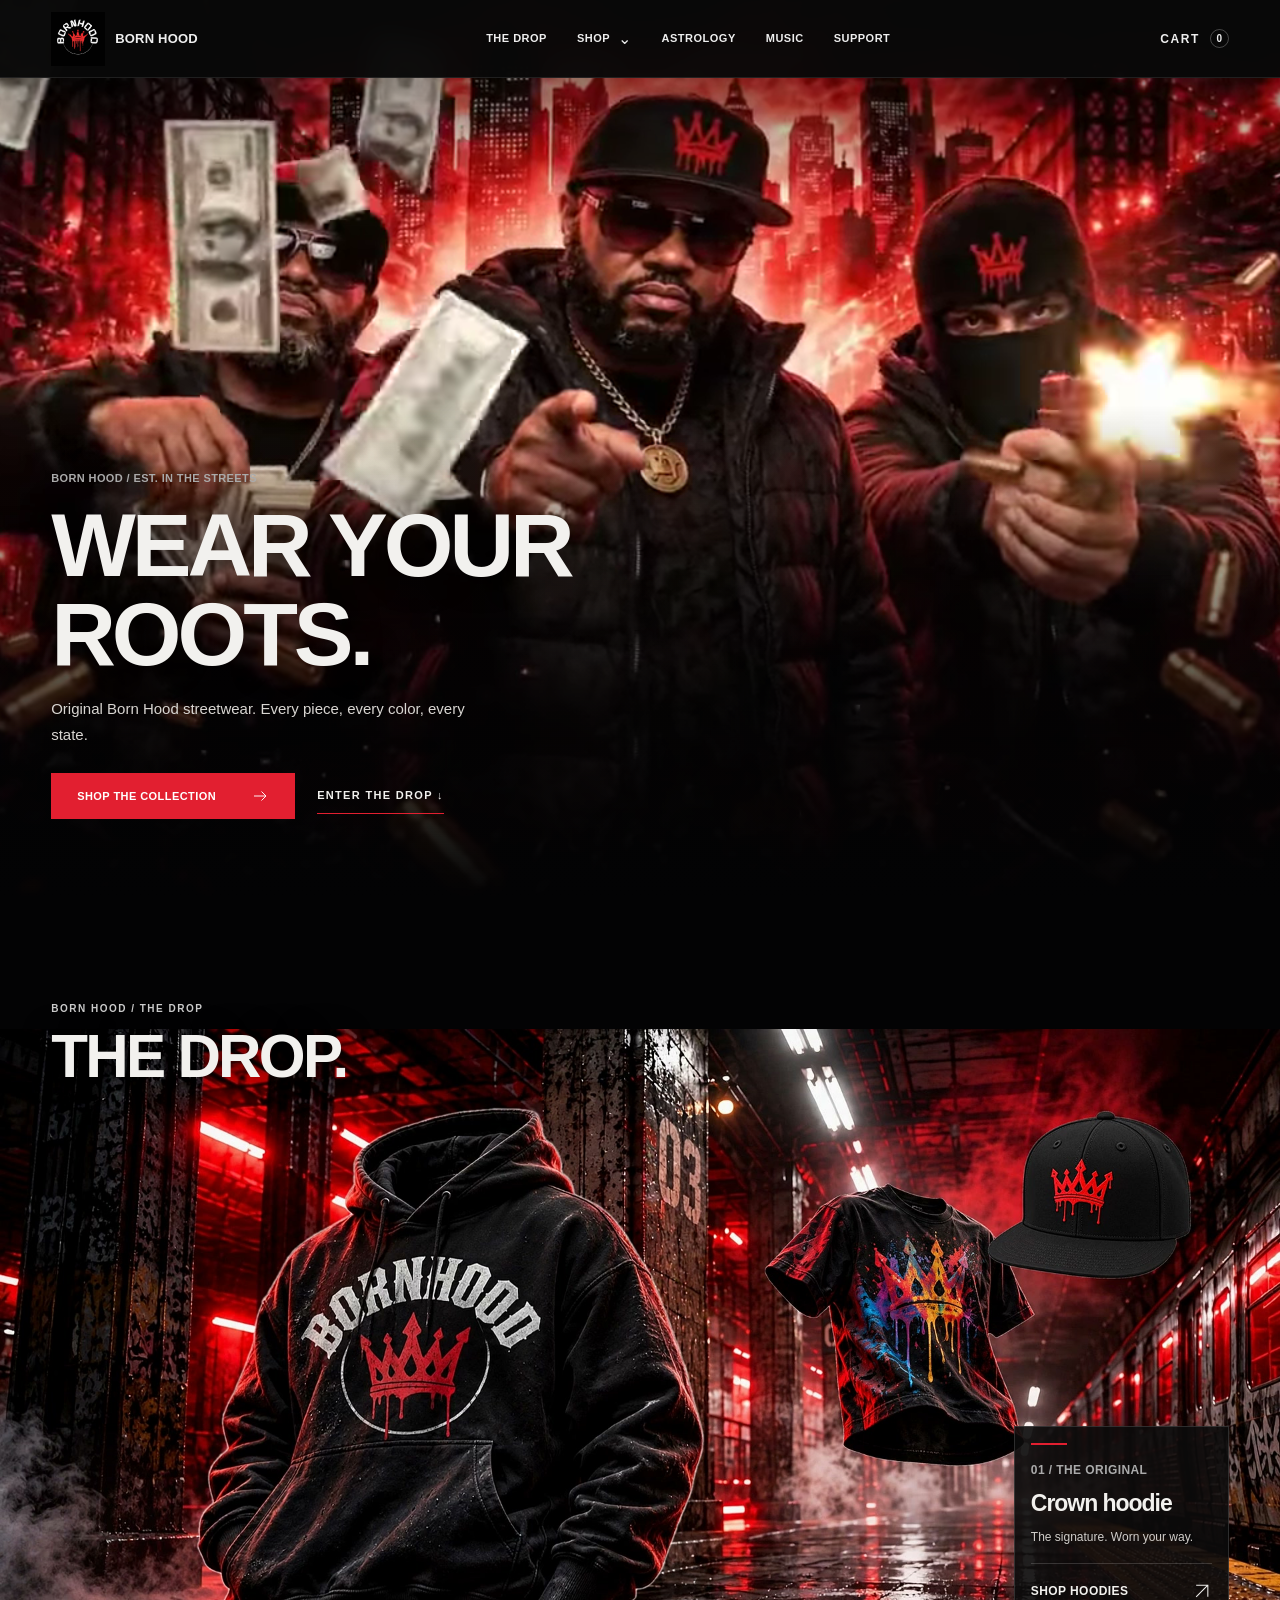
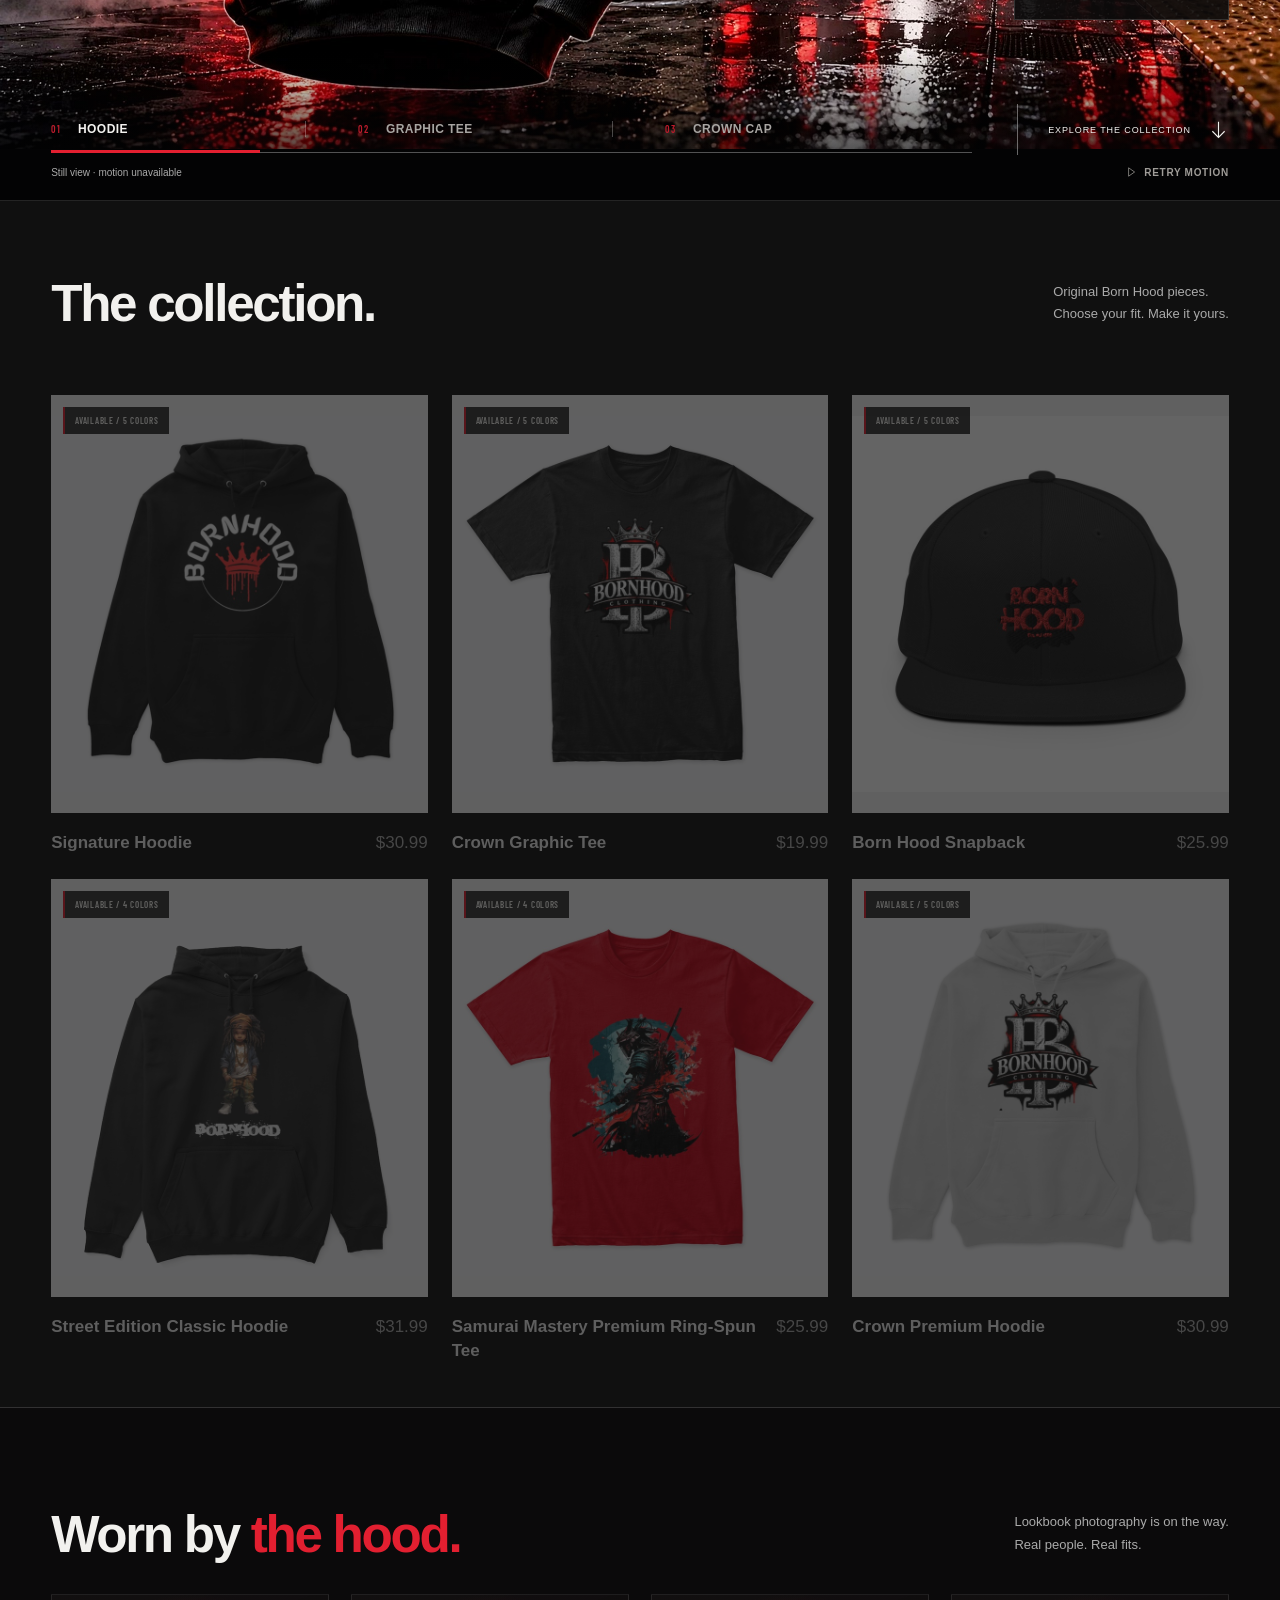
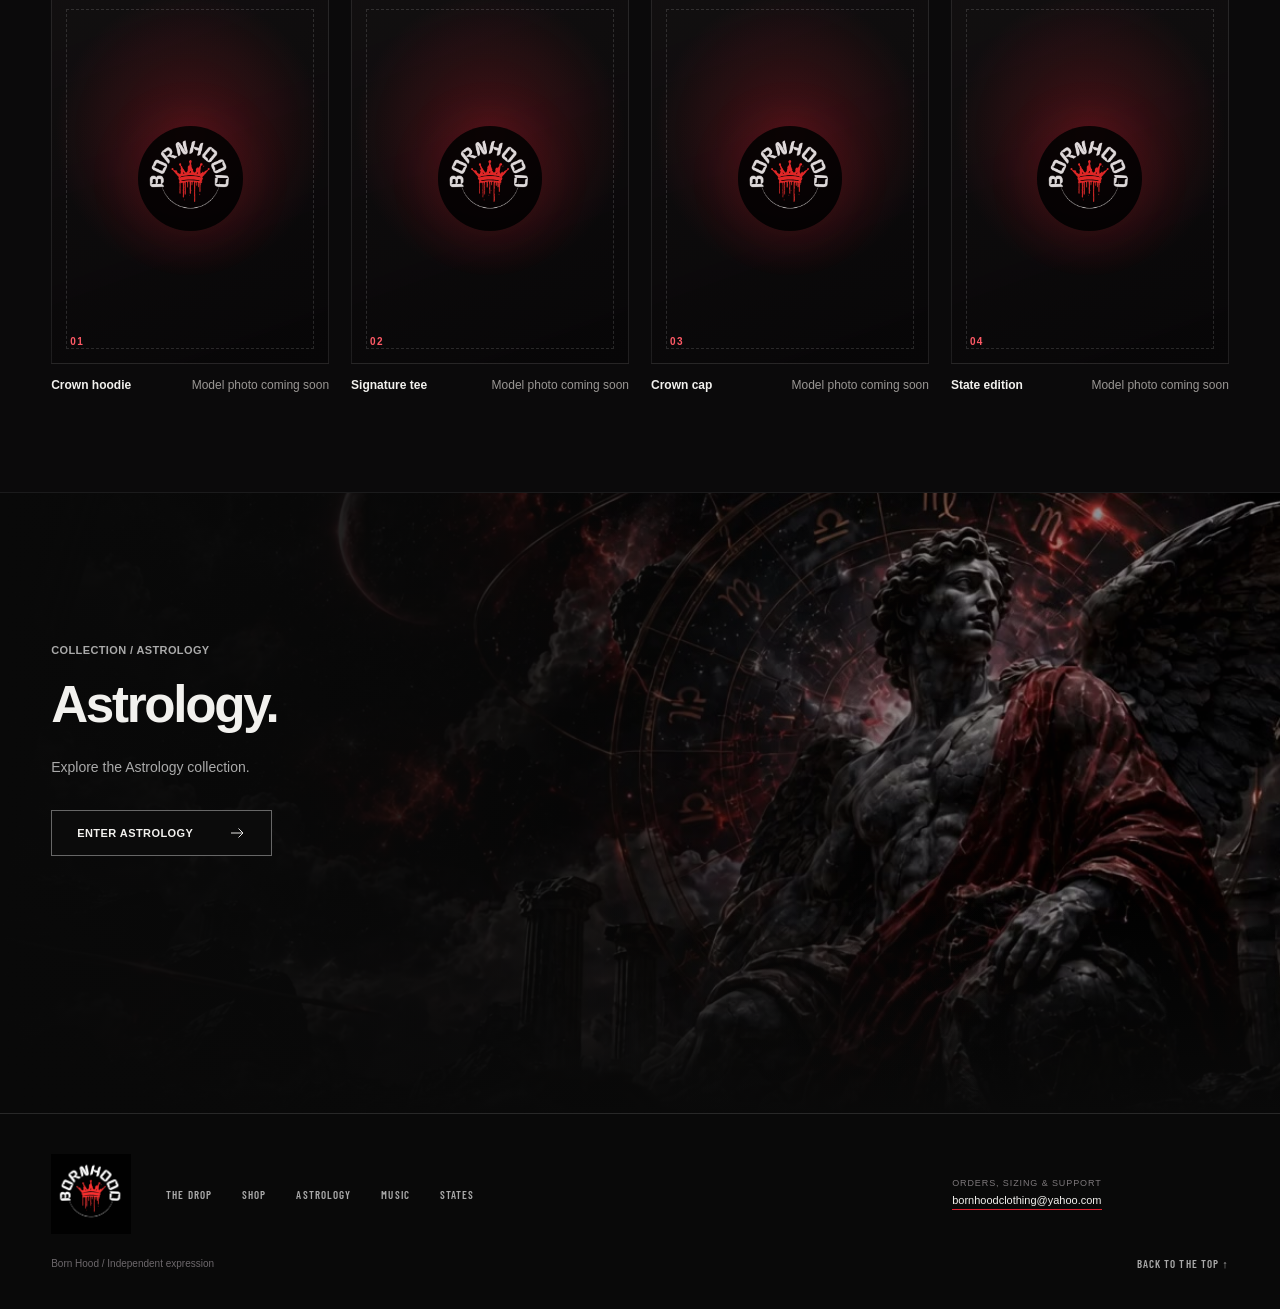
<file: index.html>
﻿<!doctype html><html lang="en"><head><meta charset="utf-8"><meta name="viewport" content="width=device-width,initial-scale=1"><meta name="theme-color" content="#030304"><title>Born Hood — Built different.</title><meta property="og:type" content="website"><meta property="og:site_name" content="Born Hood"><meta property="og:title" content="Born Hood — Built different."><meta property="og:description" content="Born Hood. Explore the drop, discover Astrology, and wear your own story."><meta property="og:image" content="https://brucksh0t.github.io/born-hood-v3-preview/assets/v3/og.jpg"><meta property="og:image:width" content="1200"><meta property="og:image:height" content="630"><meta name="twitter:card" content="summary_large_image"><meta name="twitter:image" content="https://brucksh0t.github.io/born-hood-v3-preview/assets/v3/og.jpg"><meta name="robots" content="noindex"><meta name="description" content="Born Hood. Explore the drop, discover Astrology, and wear your own story."><link rel="icon" href="assets/store-logo.jpg"><link rel="preload" as="image" href="assets/v3/hero.webp"><link rel="stylesheet" href="styles.css"><link rel="stylesheet" href="home.css"><link rel="stylesheet" href="shell.css"><link rel="stylesheet" href="catalog.css"><script defer src="vendor/gsap.min.js"></script><script defer src="vendor/ScrollTrigger.min.js"></script><script type="module" src="app.js"></script><script type="module" src="home.js"></script><script type="module" src="v3-home.js"></script><link rel="stylesheet" href="unity.css"><link rel="stylesheet" href="v3.css"></head><body class="home-page drop-first">
<a class="skip-link" href="#collection">Skip to the collection</a><div id="site-shell"></div>
<main id="top">
<section class="home-intro" id="intro" aria-labelledby="intro-title"><div class="intro-media" aria-hidden="true"><img class="intro-poster" src="assets/v3/hero.webp" width="1280" height="720" alt="" fetchpriority="high"><video class="intro-video" muted playsinline loop preload="none" poster="assets/v3/hero.webp" disablepictureinpicture></video></div><div class="intro-shade" aria-hidden="true"></div><div class="intro-copy"><span class="chapter-label">Born Hood / Est. in the streets</span><h1 id="intro-title">Wear your roots.</h1><p>Original Born Hood streetwear. Every piece, every color, every state.</p><div class="intro-actions"><a class="home-button intro-primary" href="shop.html">Shop the collection <svg viewBox="0 0 24 24" fill="none" aria-hidden="true"><path d="M4 12h16m-6-6 6 6-6 6"/></svg></a><a class="intro-secondary" href="#drop">Enter the drop ↓</a></div></div></section>
<section class="hero-runway" id="drop-stage" aria-label="Born Hood interactive drop"><div class="hero"><div class="scene-window"><div class="scene" data-product="hoodie" data-frame="poster"><img class="scene-poster" src="assets/poster-hoodie.jpg" width="1920" height="1080" alt="Born Hood hoodie, graphic tee and crown cap on a red-lit subway platform"><video class="scene-video" muted playsinline preload="metadata" aria-hidden="true" disablepictureinpicture></video><video class="scene-video" muted playsinline preload="metadata" aria-hidden="true" disablepictureinpicture></video><div class="product-hotspots" inert aria-label="Select a product in the scene"></div></div></div>
<div class="drop-overlay" inert><div class="drop-heading"><span class="chapter-label">Born Hood / The drop</span><h2 class="drop-title">The drop.</h2></div><aside class="product-note" aria-label="Active product"><span class="note-rule" aria-hidden="true"></span><p class="product-label"><span id="active-number">01</span> / <span id="active-role">The original</span></p><h2 id="active-name">Crown hoodie</h2><p id="active-tagline">The signature. Worn your way.</p><p class="note-description" id="active-description"></p><a class="note-link" id="explore-piece" href="shop.html?category=hoodies">Shop hoodies<svg viewBox="0 0 24 24" fill="none" aria-hidden="true"><path d="M5 19 19 5M5 5h14v14"/></svg></a></aside><div class="hero-controls"><div class="product-selector" role="group" aria-label="Active product"></div><a class="scroll-cue" href="#collection"><span>Explore the collection</span><svg viewBox="0 0 24 24" fill="none" aria-hidden="true"><path d="M12 3v18m-7-7 7 7 7-7"/></svg></a></div></div>
<button class="motion-toggle" type="button" aria-label="Pause motion" aria-pressed="false"><svg viewBox="0 0 20 20" aria-hidden="true" class="pause-icon"><path d="M6 4v12M14 4v12"/></svg><svg viewBox="0 0 20 20" aria-hidden="true" class="play-icon"><path d="m6 3 10 7-10 7Z"/></svg><span>Pause motion</span></button><span class="media-status" role="status"></span><p id="selection-status" class="sr-only" aria-live="polite" aria-atomic="true"></p>
</div><span id="drop" class="drop-anchor" aria-hidden="true"></span></section>

<section class="collection section-pad" id="collection" aria-labelledby="collection-title"><div class="section-heading"><h2 id="collection-title">The collection.</h2><p>Original Born Hood pieces.<br>Choose your fit. Make it yours.</p></div><div class="collection-pieces catalog-grid"></div></section>
<section class="model-strip section-pad" aria-labelledby="models-title"><div class="section-heading"><h2 id="models-title">Worn by <span>the hood.</span></h2><p>Lookbook photography is on the way.<br>Real people. Real fits.</p></div><div class="model-grid"><figure class="model-slot"><div class="model-frame"><img src="assets/store-logo.jpg" alt="" width="1300" height="1300" loading="lazy" aria-hidden="true"><span class="model-index">01</span></div><figcaption><b>Crown hoodie</b><span>Model photo coming soon</span></figcaption></figure><figure class="model-slot"><div class="model-frame"><img src="assets/store-logo.jpg" alt="" width="1300" height="1300" loading="lazy" aria-hidden="true"><span class="model-index">02</span></div><figcaption><b>Signature tee</b><span>Model photo coming soon</span></figcaption></figure><figure class="model-slot"><div class="model-frame"><img src="assets/store-logo.jpg" alt="" width="1300" height="1300" loading="lazy" aria-hidden="true"><span class="model-index">03</span></div><figcaption><b>Crown cap</b><span>Model photo coming soon</span></figcaption></figure><figure class="model-slot"><div class="model-frame"><img src="assets/store-logo.jpg" alt="" width="1300" height="1300" loading="lazy" aria-hidden="true"><span class="model-index">04</span></div><figcaption><b>State edition</b><span>Model photo coming soon</span></figcaption></figure></div></section>
<section class="portal-runway" id="collections" aria-labelledby="portal-title"><div class="portal-stage"><img class="portal-backdrop" src="assets/astrology/celestial-poster.jpg" alt="" aria-hidden="true" width="1248" height="704"><div class="portal-shade"></div><canvas id="portal-canvas" aria-hidden="true"></canvas><div class="portal-copy"><span class="chapter-label">Collection / Astrology</span><h2 id="portal-title">Astrology.</h2><p>Explore the Astrology collection.</p><a class="home-button" href="astrology.html">Enter Astrology <svg viewBox="0 0 24 24" fill="none" aria-hidden="true"><path d="M4 12h16m-6-6 6 6-6 6"/></svg></a></div><a class="portal-label" href="astrology.html"><span>Astrology</span><small>Destiny written. Legacy worn.</small><b aria-hidden="true">↗</b></a></div></section>

</main><footer class="journey-footer"><a href="index.html" aria-label="Born Hood home"><img src="assets/store-logo.jpg" alt="Born Hood" width="1300" height="1300"></a><nav aria-label="Footer navigation"><a href="#drop">The drop</a><a href="astrology.html">Astrology</a><a href="shop.html">Shop the collection</a></nav><span>Born Hood / Independent expression</span><a href="#top">Back to the streets ↑</a></footer>
<noscript><style>.city-layer{display:none}.drop-overlay{opacity:1}.hero-runway,.signature-runway,.portal-runway{height:auto}.hero,.signature-stage,.portal-stage{position:relative}</style></noscript></body></html>
</file>
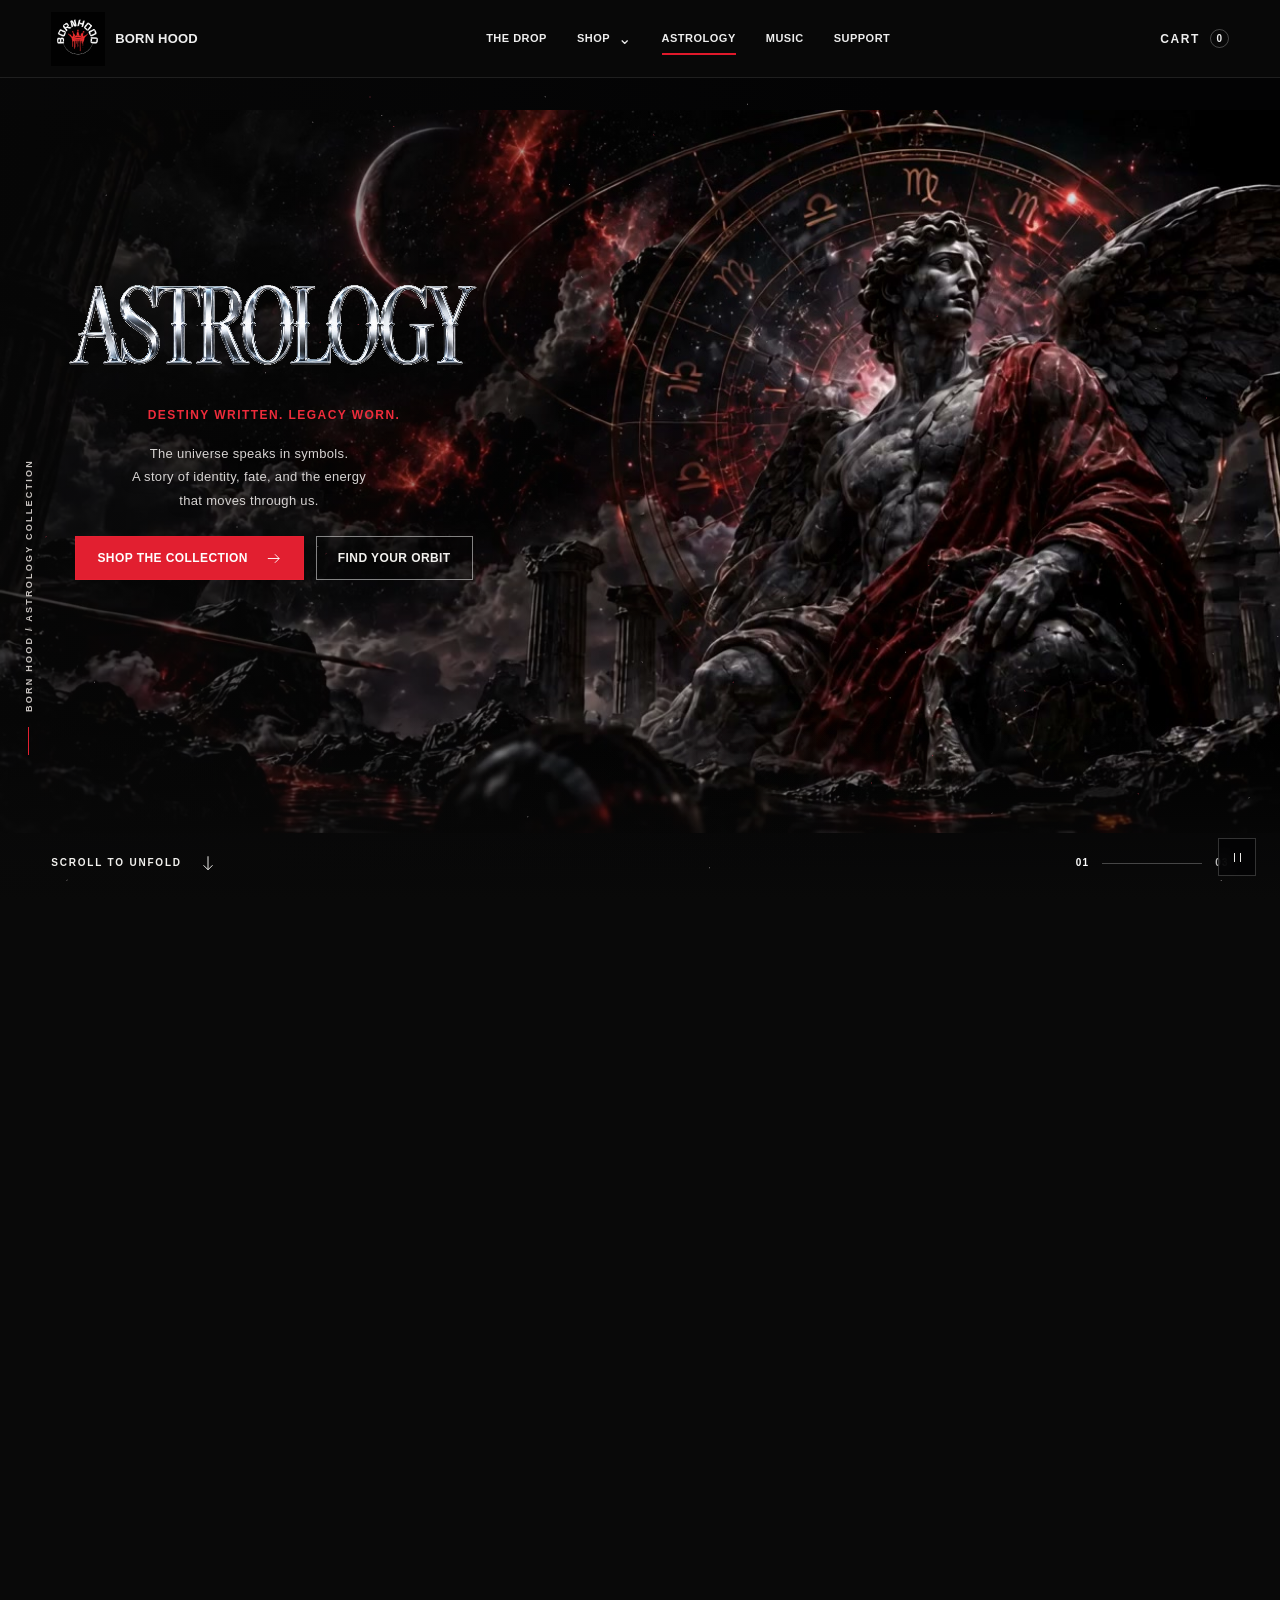
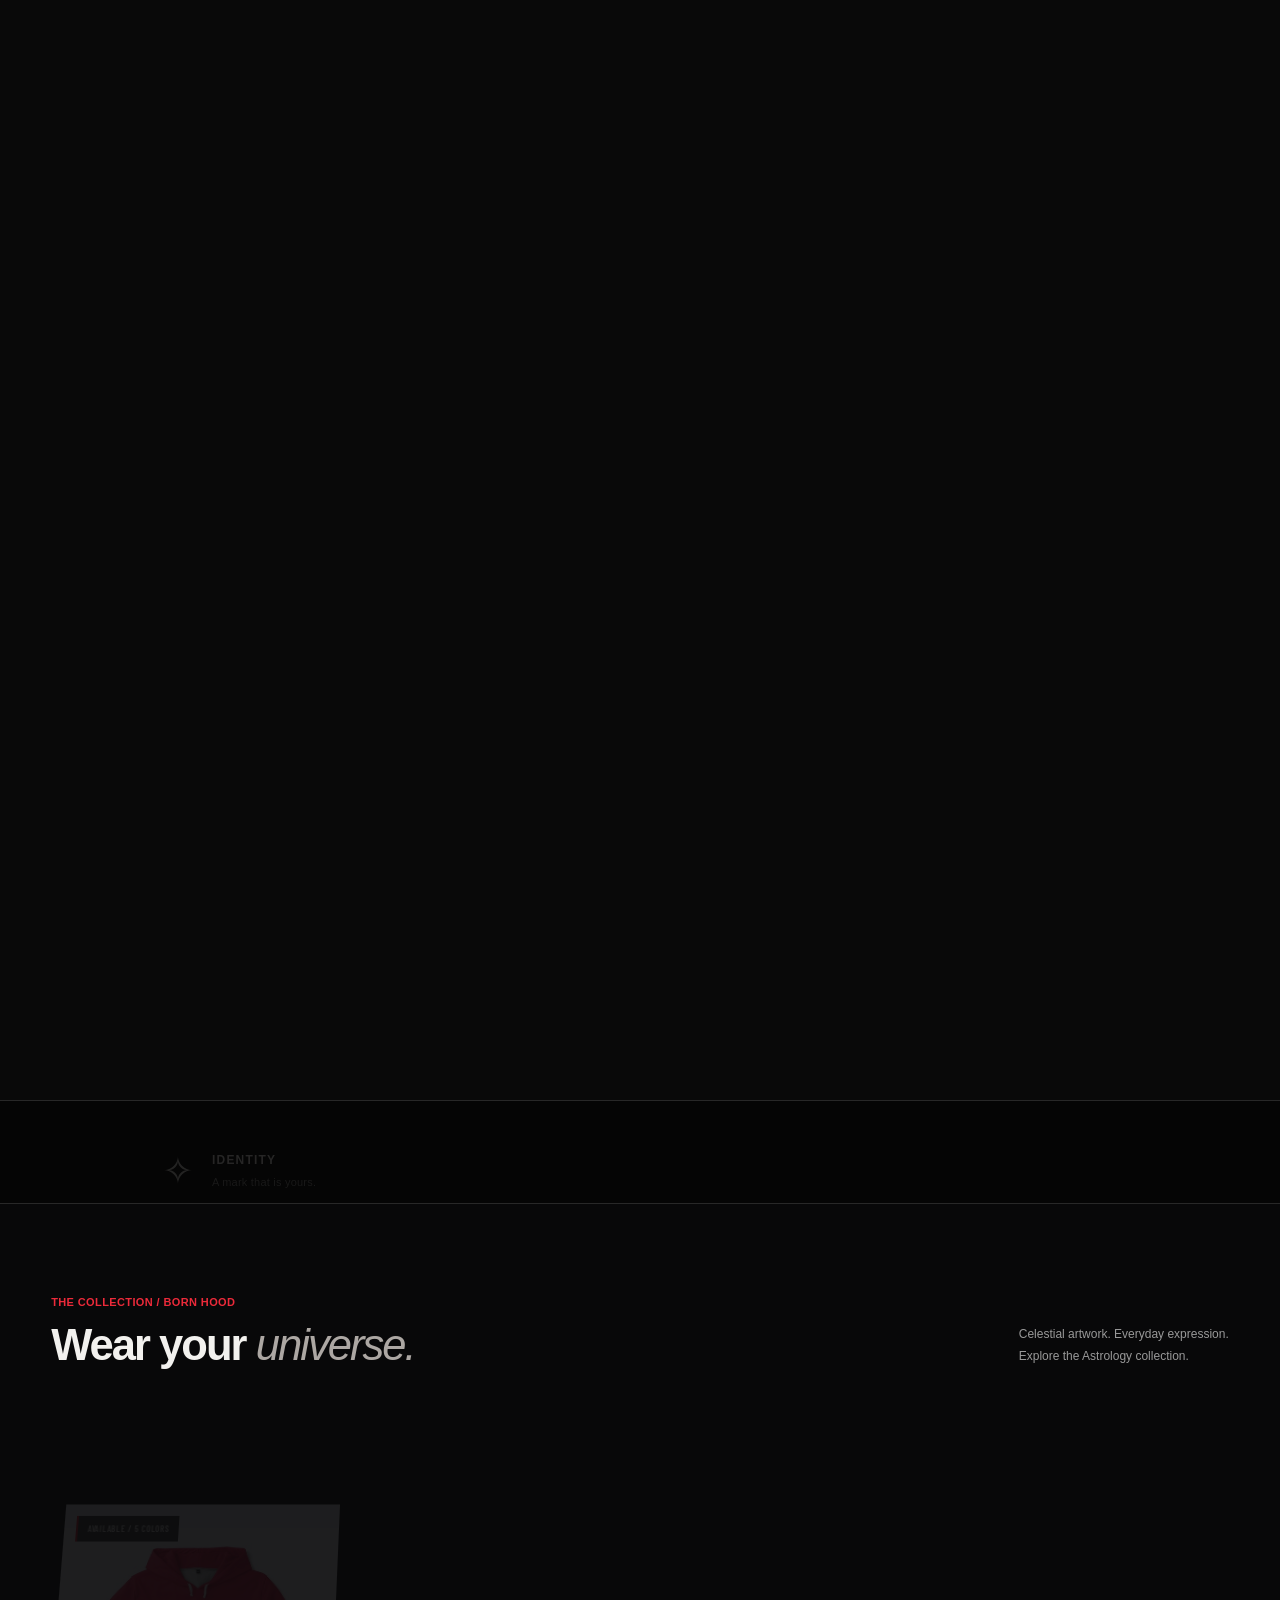
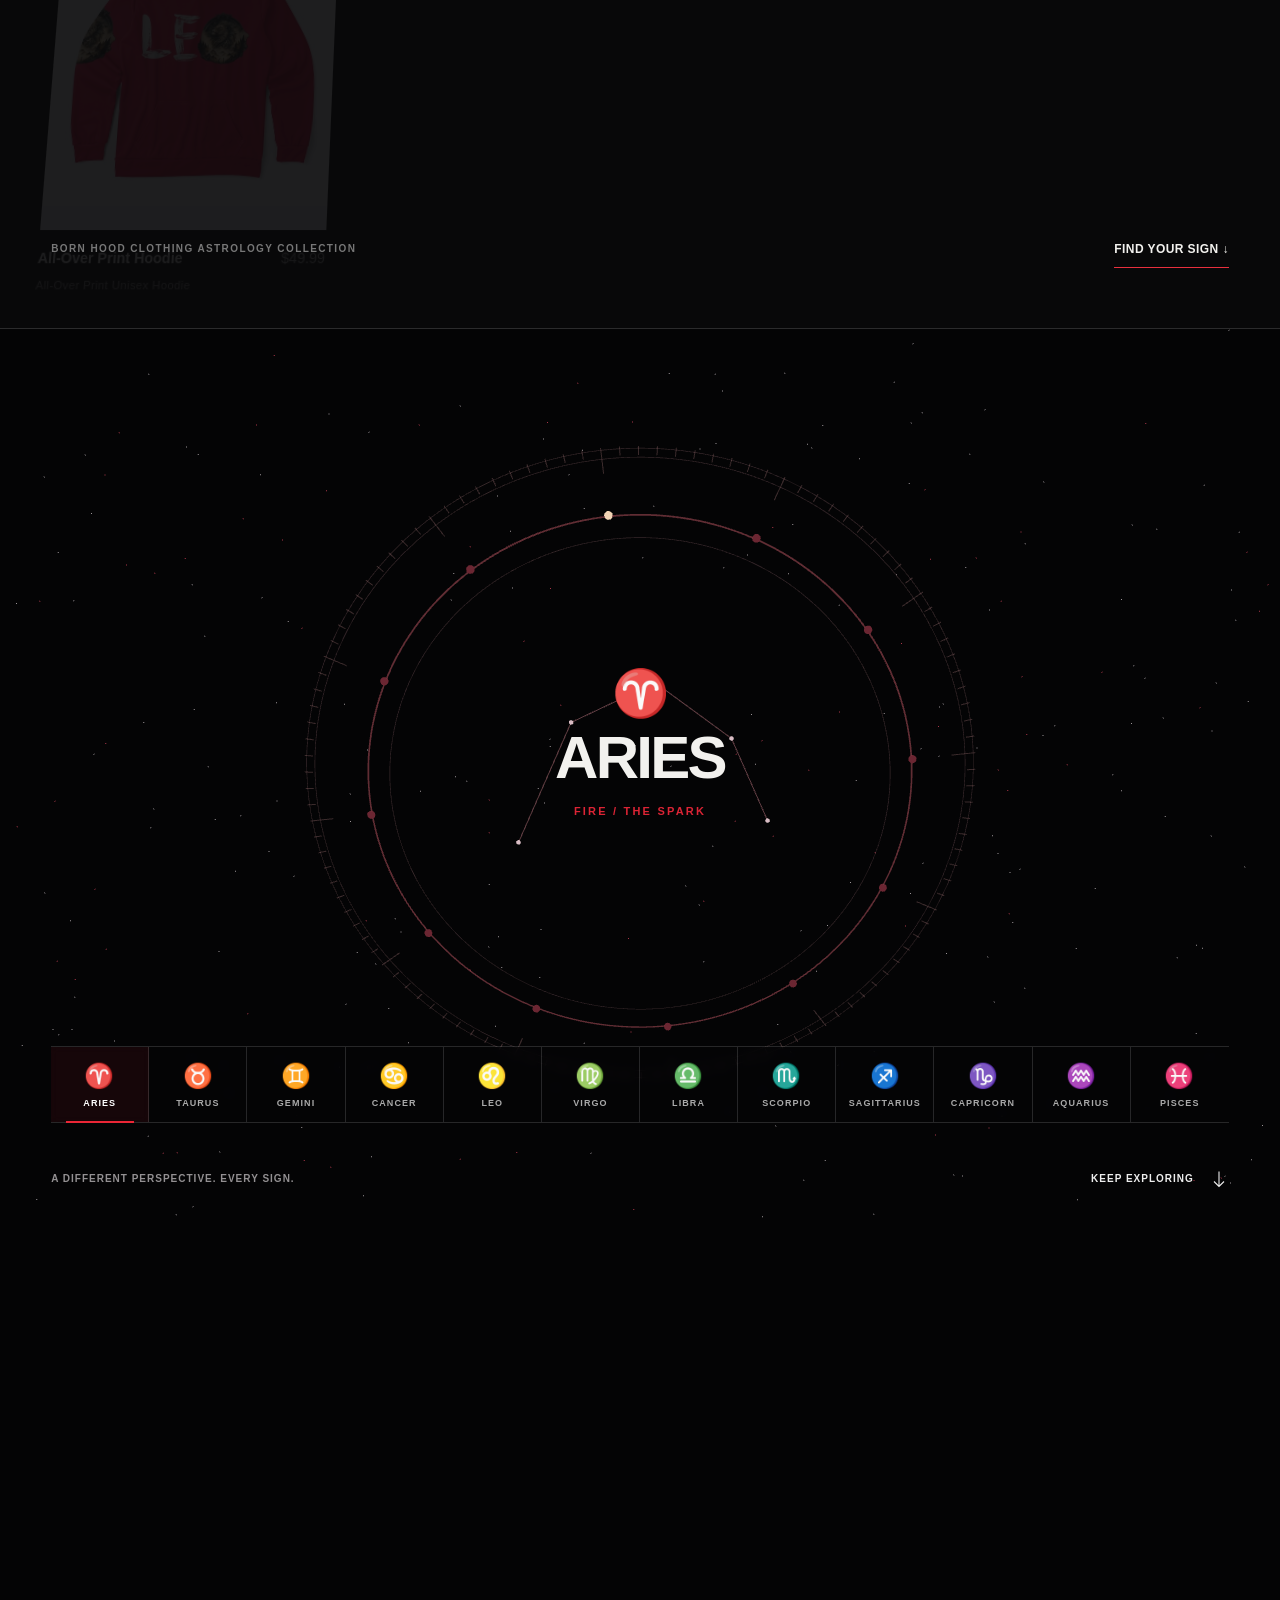
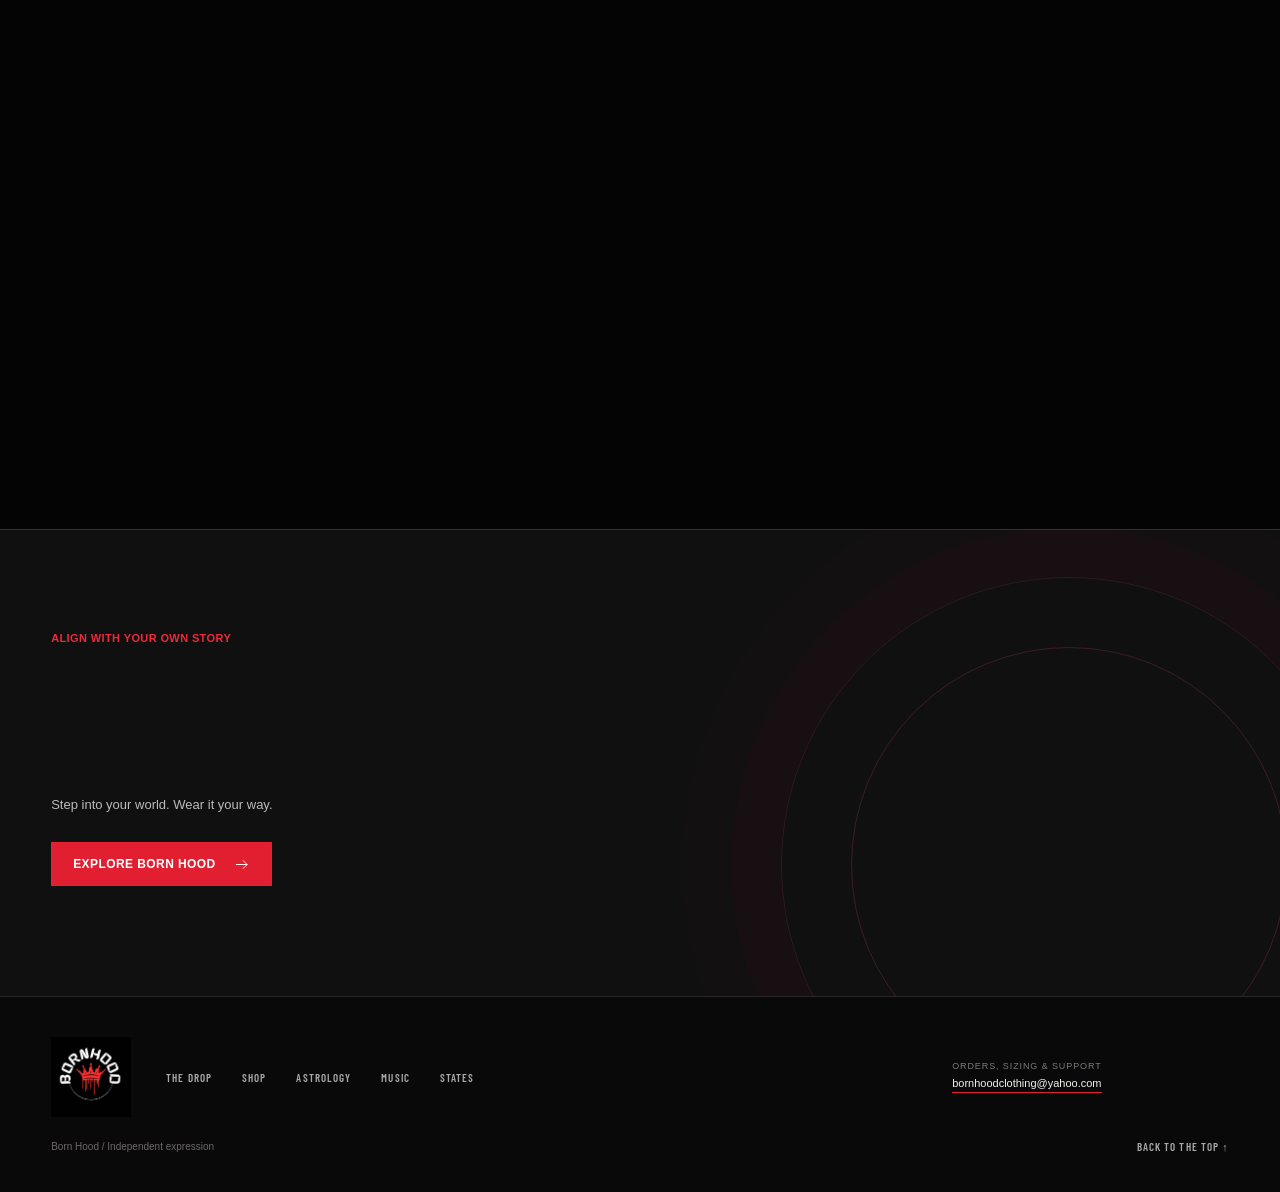
<file: astrology.html>
<!doctype html>
<html lang="en">
<head>
<meta charset="UTF-8"><meta name="viewport" content="width=device-width,initial-scale=1"><meta name="theme-color" content="#030304">
<title>Astrology — Born Hood</title><meta property="og:type" content="website"><meta property="og:site_name" content="Born Hood"><meta property="og:title" content="Astrology — Born Hood"><meta property="og:description" content="A cinematic, scroll-driven Born Hood Astrology collection concept."><meta property="og:image" content="https://brucksh0t.github.io/born-hood-v3-preview/assets/v3/og.jpg"><meta property="og:image:width" content="1200"><meta property="og:image:height" content="630"><meta name="twitter:card" content="summary_large_image"><meta name="twitter:image" content="https://brucksh0t.github.io/born-hood-v3-preview/assets/v3/og.jpg"><meta name="robots" content="noindex"><link rel="icon" href="assets/store-logo.jpg"><link rel="apple-touch-icon" href="assets/store-logo.jpg"><meta name="description" content="A cinematic, scroll-driven Born Hood Astrology collection concept.">
<link rel="preload" href="assets/astrology/celestial-poster.jpg" as="image" fetchpriority="high"><link rel="preload" href="assets/CormorantGaramond.ttf" as="font" type="font/ttf" crossorigin>
<link rel="stylesheet" href="astrology.css"><link rel="stylesheet" href="shell.css"><link rel="stylesheet" href="catalog.css"><script type="module" src="shell.js"></script><script defer src="vendor/gsap.min.js"></script><script defer src="vendor/ScrollTrigger.min.js"></script><script type="module" src="astrology.js"></script>
<link rel="stylesheet" href="unity.css"><link rel="stylesheet" href="v3.css"></head>
<body>
<a class="skip-link" href="#pieces">Skip to products</a>
<header class="astro-header">
 <nav class="nav-left" aria-label="Main navigation"><a href="index.html">Home</a><a href="#top" aria-current="page">Collections</a></nav>
 <a class="crest" href="index.html" aria-label="Born Hood home"><span class="crest-art" role="img" aria-label="Born Hood crown crest"></span></a>
 <nav class="nav-right" aria-label="Page navigation"><a href="#story">The story</a><a href="#orbit">The zodiac</a><button class="motion-control" type="button" aria-pressed="false" aria-label="Pause motion"><svg viewBox="0 0 20 20" aria-hidden="true"><path d="M6 4v12M14 4v12"/></svg></button></nav>
</header>
<main>
 <section class="film-runway" id="top" aria-label="Astrology collection film">
  <div class="film-stage">
   <div class="film-media"><img class="film-poster" src="assets/astrology/celestial-poster.jpg" width="1248" height="704" alt="A winged stone figure beneath a celestial wheel, crimson eclipse and moving constellations"><video id="celestial-film" muted playsinline preload="auto" poster="assets/astrology/celestial-poster.jpg" aria-hidden="true" src="assets/astrology/celestial-event-scrub.mp4"></video></div>
   <div class="film-shade" aria-hidden="true"></div><canvas id="celestial-canvas" aria-hidden="true"></canvas>
   <div class="hero-copy">
    <h1>Astrology</h1><p class="hero-line">Destiny written. Legacy worn.</p>
    <p class="hero-description">The universe speaks in symbols.<br>A story of identity, fate, and the energy<br>that moves through us.</p>
    <div class="hero-actions"><a class="button button-red" href="#pieces">Shop the collection <svg viewBox="0 0 24 24" aria-hidden="true"><path d="M4 12h16m-6-6 6 6-6 6"/></svg></a><a class="button button-outline" href="#orbit">Find your orbit</a></div>
   </div>
   <div class="film-chapter chapter-one" id="story"><span class="eyebrow">01 / The story</span><h2>Written<br>in the <em>stars.</em></h2><p>Ancient symbols. A modern expression.<br>A connection between who you are<br>and the world you carry with you.</p></div>
   <div class="film-chapter chapter-two"><span class="eyebrow">02 / Your universe</span><h2>Born under<br>the same <em>sky.</em></h2><p>Your path is yours to define.<br>Your story is yours to wear.</p><a class="text-link" href="#orbit">Discover your sign <svg viewBox="0 0 24 24" aria-hidden="true"><path d="M4 12h16m-6-6 6 6-6 6"/></svg></a></div>
   <div class="film-side-label" aria-hidden="true">Born Hood / Astrology collection</div>
   <div class="film-footer"><span class="scroll-prompt">Scroll to unfold <svg viewBox="0 0 24 24" aria-hidden="true"><path d="M12 3v18m-6-6 6 6 6-6"/></svg></span><span class="film-counter"><b id="chapter-current">01</b><span class="progress-track"><i></i></span>03</span></div>
  </div>
 </section>
 <section class="meaning-strip" aria-label="Collection themes"><div><span class="theme-symbol" aria-hidden="true">✧</span><span>Identity<small>A mark that is yours.</small></span></div><div><span class="theme-symbol" aria-hidden="true">☾</span><span>Expression<small>A language without words.</small></span></div><div><span class="theme-symbol" aria-hidden="true">✦</span><span>Connection<small>Your world. Your orbit.</small></span></div></section>
<section class="pieces" id="pieces" aria-labelledby="pieces-title"><header class="pieces-head"><div><span class="eyebrow">The collection / Born Hood</span><h2 id="pieces-title">Wear your <em>universe.</em></h2></div><p>Celestial artwork. Everyday expression.<br>Explore the Astrology collection.</p></header><div class="product-grid catalog-grid" id="astrology-products" aria-label="Astrology products"></div><div class="pieces-foot"><span>Born Hood Clothing Astrology Collection</span><a class="text-link" href="#orbit">Find your sign ↓</a></div></section> <section class="orbit-runway" id="orbit" aria-labelledby="orbit-title">
  <div class="orbit-stage"><canvas id="orbit-canvas" aria-hidden="true"></canvas><div class="orbit-head"><span class="eyebrow">03 / The zodiac</span><h2 id="orbit-title">Find your <em>orbit.</em></h2><p>Twelve signs. A world of expression.</p></div><div class="sign-readout" aria-live="polite" aria-atomic="true"><span class="sign-glyph" id="sign-glyph">♈</span><h3 id="sign-name">Aries</h3><p id="sign-element">Fire / The spark</p></div><div class="sign-selector" role="group" aria-label="Explore the zodiac signs"></div><div class="orbit-foot"><span>Drag your story out of the ordinary.</span><a href="#closing">Keep exploring <svg viewBox="0 0 24 24" aria-hidden="true"><path d="M12 3v18m-6-6 6 6 6-6"/></svg></a></div></div>
 </section>
 <section class="closing" id="closing"><div class="closing-orbit" aria-hidden="true"></div><span class="eyebrow">Align with your own story</span><h2>More than fashion.<br><em>A universe of expression.</em></h2><p>Step into your world. Wear it your way.</p><a class="button button-red" href="index.html">Explore Born Hood <svg viewBox="0 0 24 24" aria-hidden="true"><path d="M4 12h16m-6-6 6 6-6 6"/></svg></a></section>
</main>
<footer class="astro-footer"><a class="footer-brand" href="index.html" aria-label="Born Hood home">Born Hood</a><nav aria-label="Footer navigation"><a href="index.html">Home</a><a href="#top">Astrology</a><a href="#story">The story</a><a href="#orbit">The zodiac</a></nav><span>Born Hood · Astrology motion concept</span><a href="#top" class="back-top">Back to the stars ↑</a></footer>
<noscript><style>.film-runway,.orbit-runway{height:auto}.film-stage,.orbit-stage{position:relative}.film-chapter{display:none}.hero-copy h1{opacity:1}.sign-readout{display:none}</style></noscript>
</body></html>
</file>
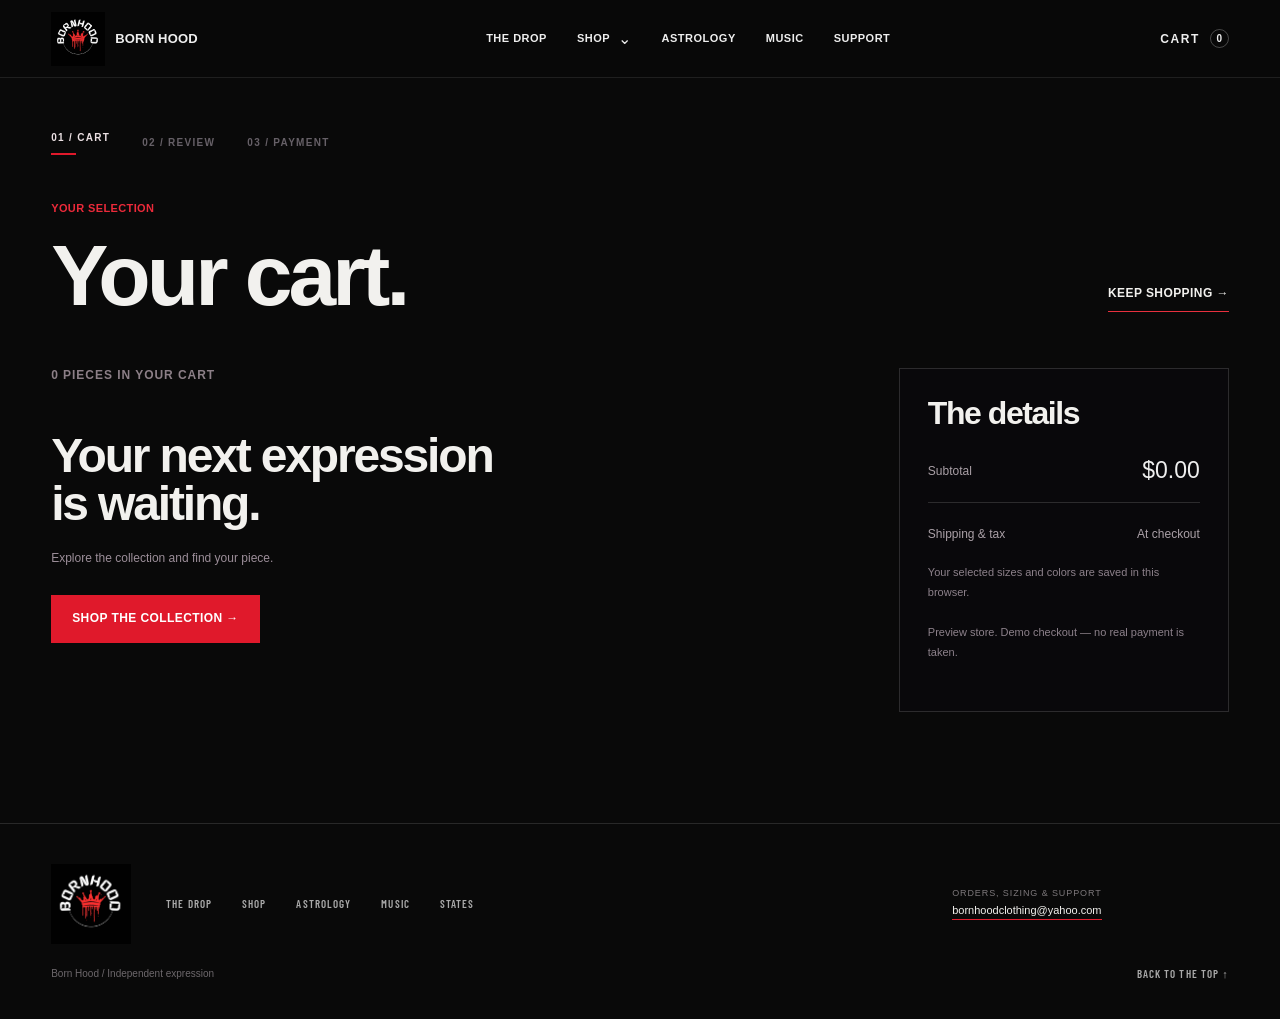
<file: bag.html>
<!doctype html><html lang="en"><head><meta charset="utf-8"><meta name="viewport" content="width=device-width,initial-scale=1"><meta name="theme-color" content="#030304"><title>Your cart — Born Hood</title><meta name="description" content="Born Hood. Original streetwear. Wear your roots."><meta property="og:type" content="website"><meta property="og:site_name" content="Born Hood"><meta property="og:title" content="Your cart — Born Hood"><meta property="og:description" content="Born Hood. Original streetwear. Wear your roots."><meta property="og:image" content="https://brucksh0t.github.io/born-hood-v3-preview/assets/v3/og.jpg"><meta property="og:image:width" content="1200"><meta property="og:image:height" content="630"><meta name="twitter:card" content="summary_large_image"><meta name="twitter:image" content="https://brucksh0t.github.io/born-hood-v3-preview/assets/v3/og.jpg"><meta name="robots" content="noindex"><link rel="icon" href="assets/store-logo.jpg"><link rel="apple-touch-icon" href="assets/store-logo.jpg"><link rel="stylesheet" href="astrology.css"><link rel="stylesheet" href="shell.css"><link rel="stylesheet" href="commerce.css"><script type="module" src="bag-page.js"></script><link rel="stylesheet" href="unity.css"><link rel="stylesheet" href="v3.css"></head><body class="commerce-page">
<main class="commerce-main"><nav class="commerce-steps" aria-label="Shopping progress"><span aria-current="step">01 / Cart</span><span>02 / Review</span><span>03 / Payment</span></nav><div class="commerce-heading"><div><span class="eyebrow">Your selection</span><h1 tabindex="-1">Your cart.</h1></div><a class="text-link" href="shop.html">Keep shopping →</a></div><div class="commerce-layout"><section class="bag-page-lines" aria-label="Cart items"><p id="bag-page-count" class="bag-page-count" role="status"></p><div id="bag-page-items"></div><p id="bag-page-error" class="commerce-error" role="alert"></p></section><aside class="order-summary" aria-labelledby="bag-summary-title"><h2 id="bag-summary-title">The details</h2><div class="summary-row"><span>Subtotal</span><strong id="page-subtotal">$0.00</strong></div><div class="summary-row"><span>Shipping &amp; tax</span><span>At checkout</span></div><p id="bag-review-note" class="commerce-note"></p><a id="review-order" class="commerce-primary" href="checkout.html">Checkout <span aria-hidden="true">↗</span></a><button id="review-unavailable" class="commerce-primary" type="button" disabled hidden>Choose options to continue</button><p class="commerce-note">Preview store. Demo checkout — no real payment is taken.</p></aside></div></main><footer class="astro-footer"></footer>
</body></html>
</file>
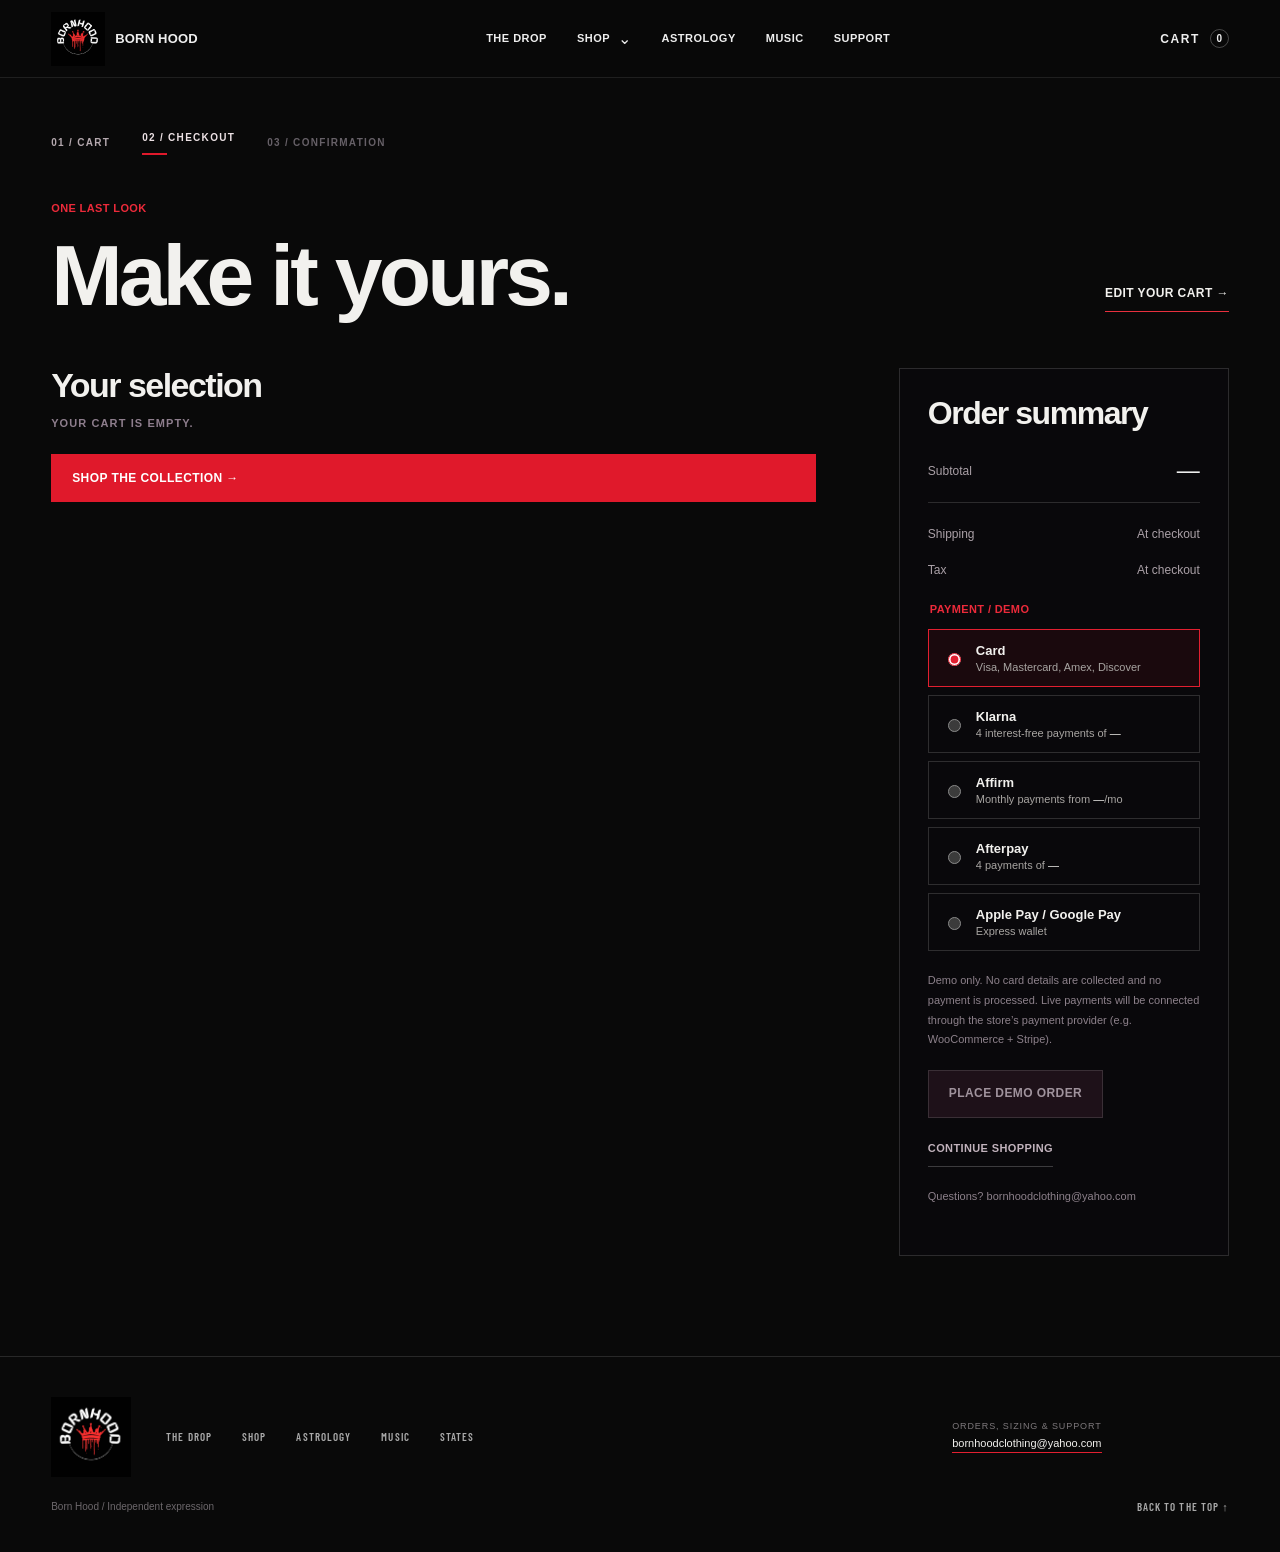
<file: checkout.html>
<!doctype html><html lang="en"><head><meta charset="utf-8"><meta name="viewport" content="width=device-width,initial-scale=1"><meta name="theme-color" content="#030304"><title>Review your order — Born Hood</title><meta name="description" content="Born Hood. Original streetwear. Wear your roots."><meta property="og:type" content="website"><meta property="og:site_name" content="Born Hood"><meta property="og:title" content="Review your order — Born Hood"><meta property="og:description" content="Born Hood. Original streetwear. Wear your roots."><meta property="og:image" content="https://brucksh0t.github.io/born-hood-v3-preview/assets/v3/og.jpg"><meta property="og:image:width" content="1200"><meta property="og:image:height" content="630"><meta name="twitter:card" content="summary_large_image"><meta name="twitter:image" content="https://brucksh0t.github.io/born-hood-v3-preview/assets/v3/og.jpg"><meta name="robots" content="noindex"><link rel="icon" href="assets/store-logo.jpg"><link rel="apple-touch-icon" href="assets/store-logo.jpg"><link rel="stylesheet" href="astrology.css"><link rel="stylesheet" href="shell.css"><link rel="stylesheet" href="commerce.css"><script type="module" src="checkout.js"></script><link rel="stylesheet" href="unity.css"><link rel="stylesheet" href="v3.css"></head><body class="commerce-page">
<main class="commerce-main"><nav class="commerce-steps" aria-label="Shopping progress"><a href="bag.html">01 / Cart</a><span aria-current="step">02 / Checkout</span><span>03 / Confirmation</span></nav><div class="commerce-heading"><div><span class="eyebrow">One last look</span><h1>Make it yours.</h1></div><a class="text-link" href="bag.html">Edit your cart →</a></div><div class="commerce-layout"><section aria-labelledby="order-review-title" class="review-panel"><h2 id="order-review-title">Your selection</h2><p class="quote-status" id="quote-status" role="status">Checking your selection…</p><div id="review-items"></div><p id="quote-error" class="commerce-error" role="alert"></p></section><aside class="order-summary" aria-labelledby="order-summary-title"><h2 id="order-summary-title">Order summary</h2><div class="summary-row"><span>Subtotal</span><strong id="review-subtotal">—</strong></div><div class="summary-row"><span>Shipping</span><span>At checkout</span></div><div class="summary-row"><span>Tax</span><span>At checkout</span></div><fieldset class="pay-options" id="pay-options"><legend class="eyebrow">Payment / demo</legend>
<label class="pay-option"><input type="radio" name="pay" value="card" checked><span><b>Card</b><small>Visa, Mastercard, Amex, Discover</small></span></label>
<label class="pay-option"><input type="radio" name="pay" value="klarna"><span><b>Klarna</b><small>4 interest-free payments of <i data-split="4">—</i></small></span></label>
<label class="pay-option"><input type="radio" name="pay" value="affirm"><span><b>Affirm</b><small>Monthly payments from <i data-split="12">—</i>/mo</small></span></label>
<label class="pay-option"><input type="radio" name="pay" value="afterpay"><span><b>Afterpay</b><small>4 payments of <i data-split="4">—</i></small></span></label>
<label class="pay-option"><input type="radio" name="pay" value="wallet"><span><b>Apple Pay / Google Pay</b><small>Express wallet</small></span></label>
</fieldset><p class="commerce-note">Demo only. No card details are collected and no payment is processed. Live payments will be connected through the store’s payment provider (e.g. WooCommerce + Stripe).</p><button class="commerce-primary" id="place-demo-order" type="button" disabled>Place demo order</button><p id="demo-confirmation" class="demo-confirmation" role="status"></p><a class="commerce-secondary" href="shop.html">Continue shopping</a><p class="commerce-note">Questions? <a href="mailto:bornhoodclothing@yahoo.com">bornhoodclothing@yahoo.com</a></p></aside></div></main><footer class="astro-footer"></footer>
</body></html>
</file>
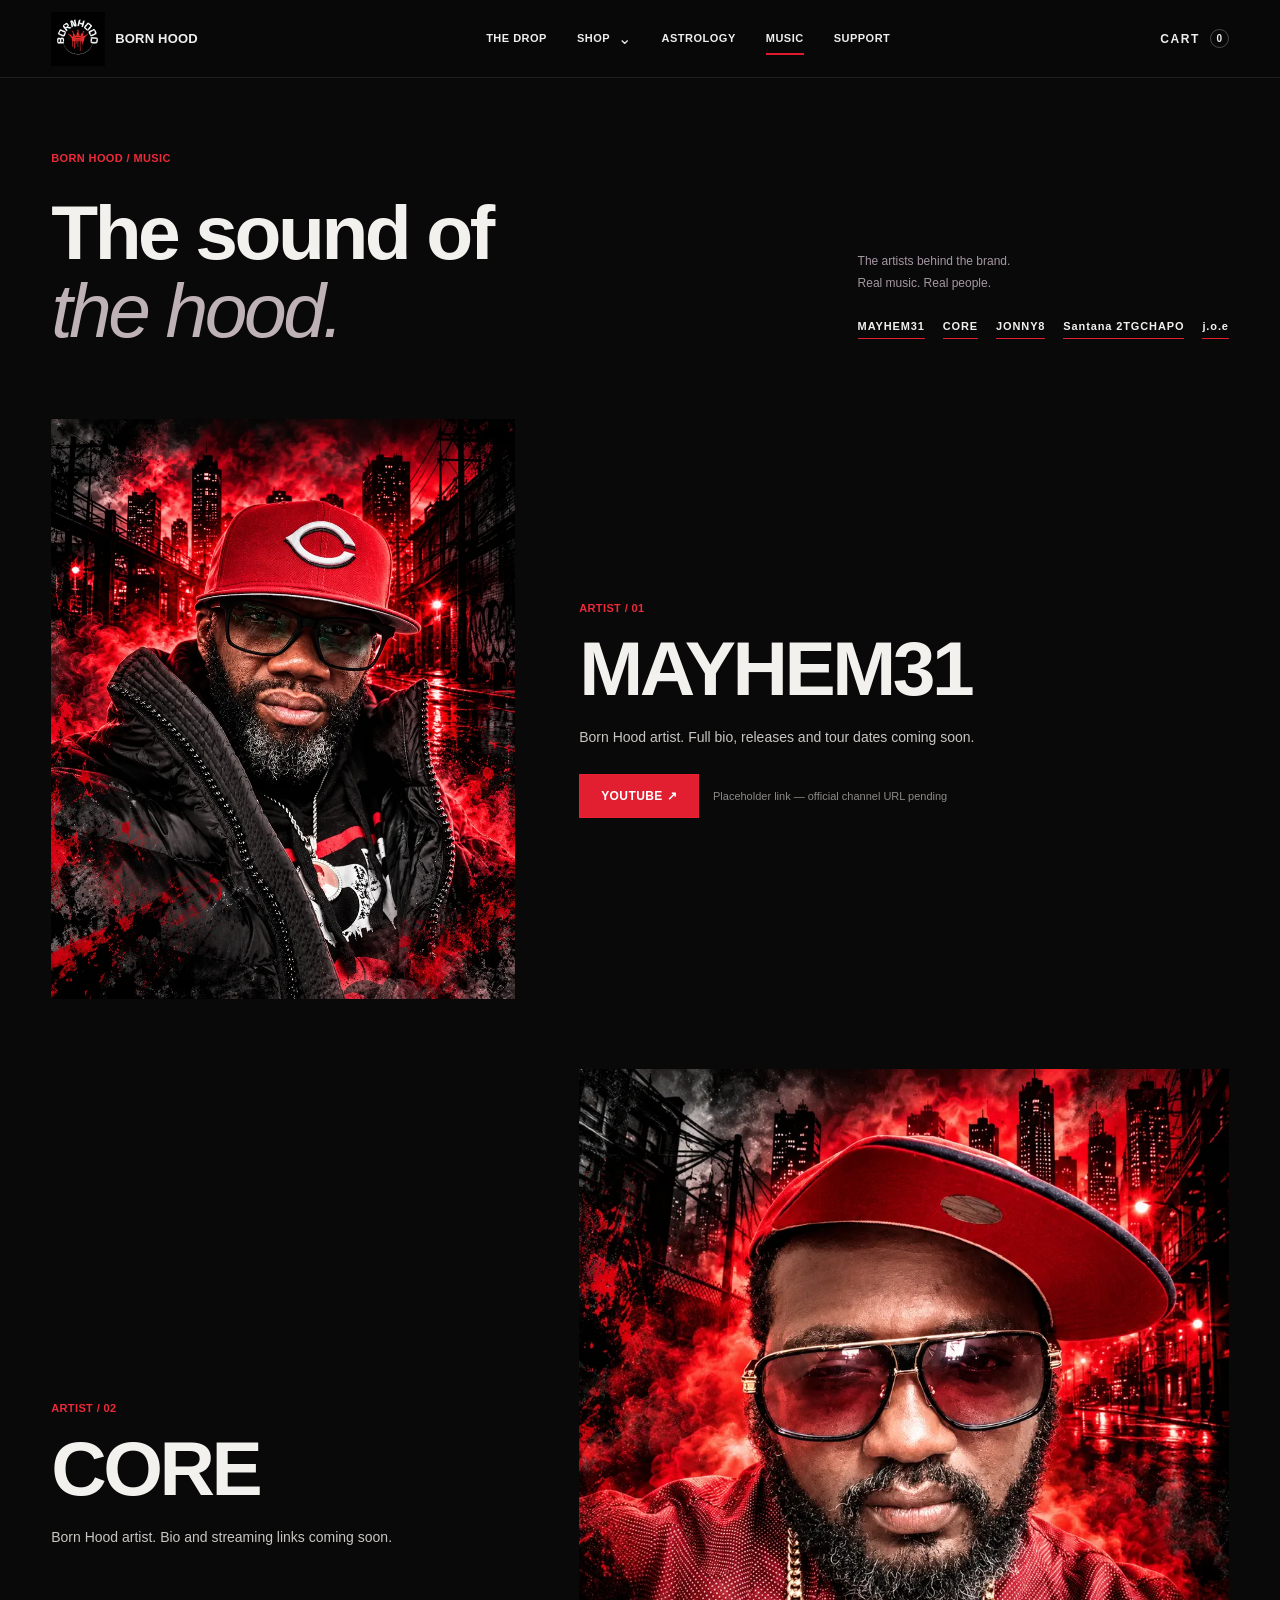
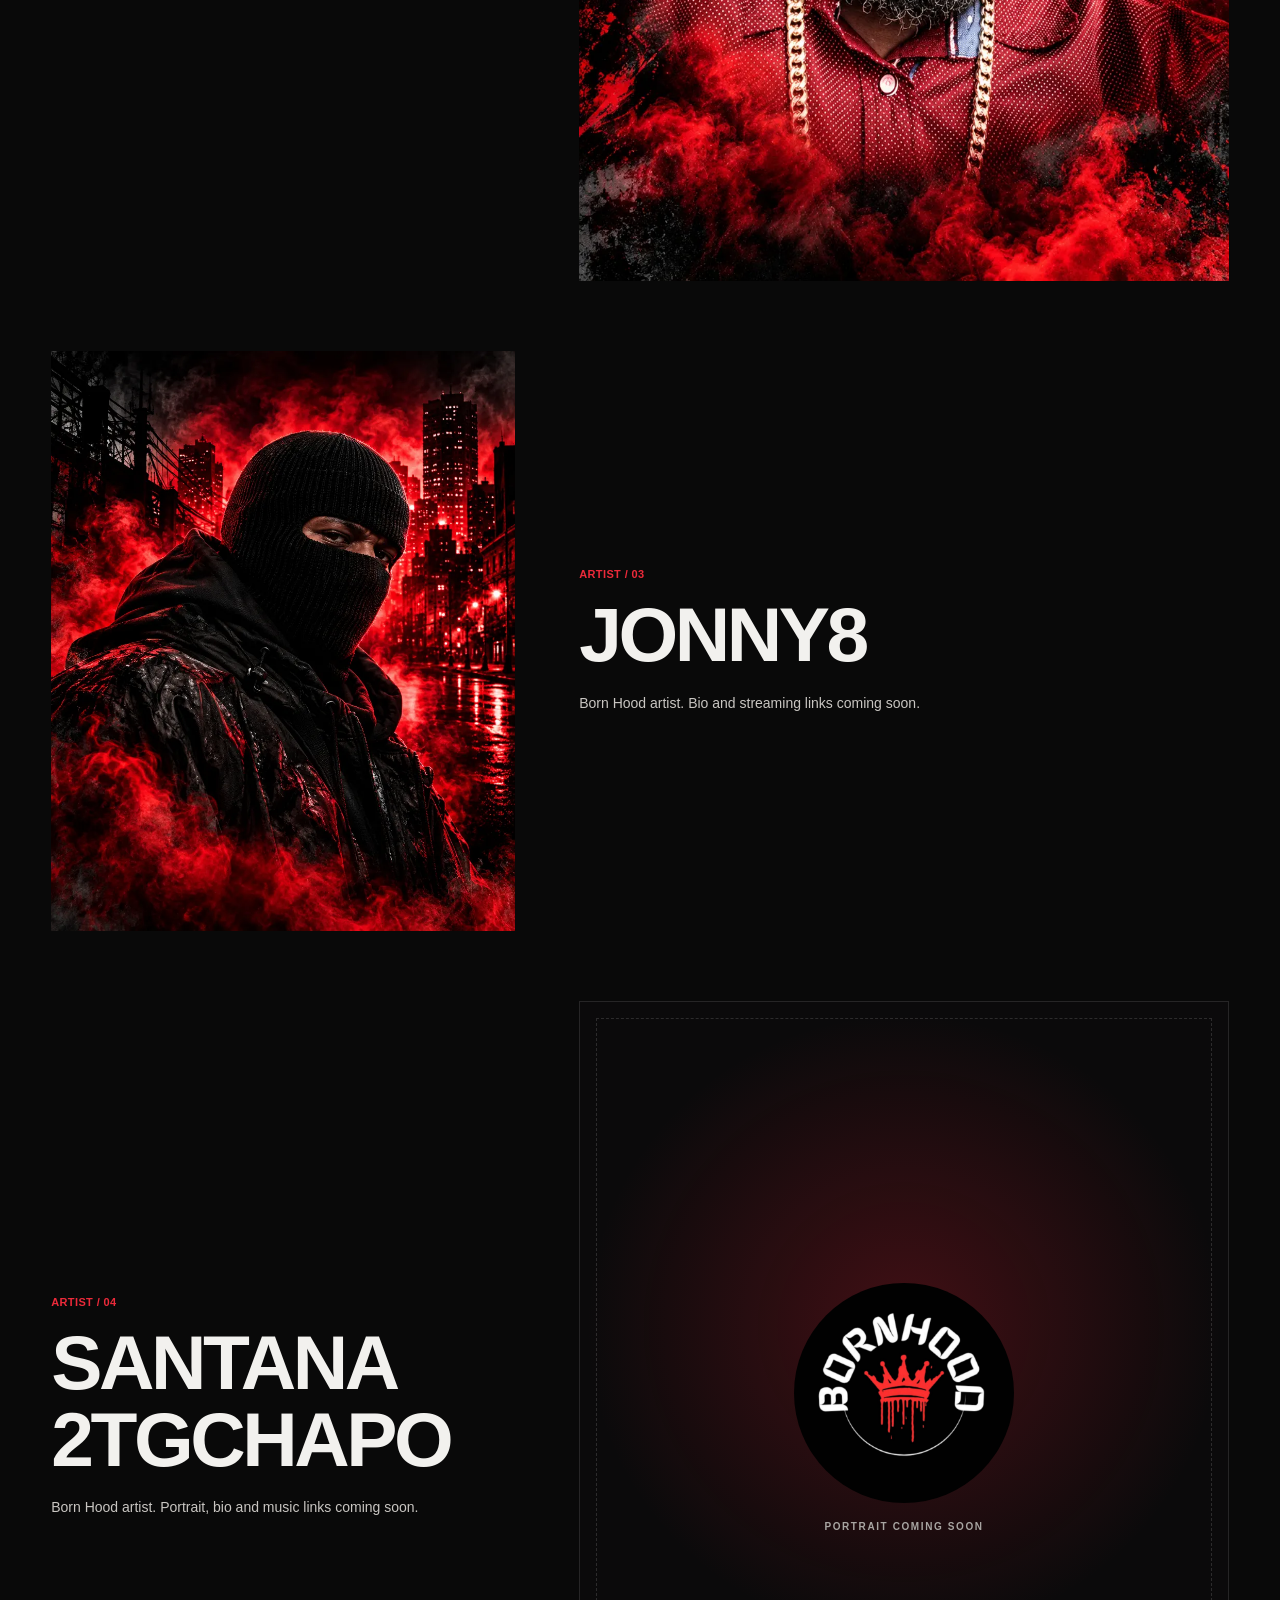
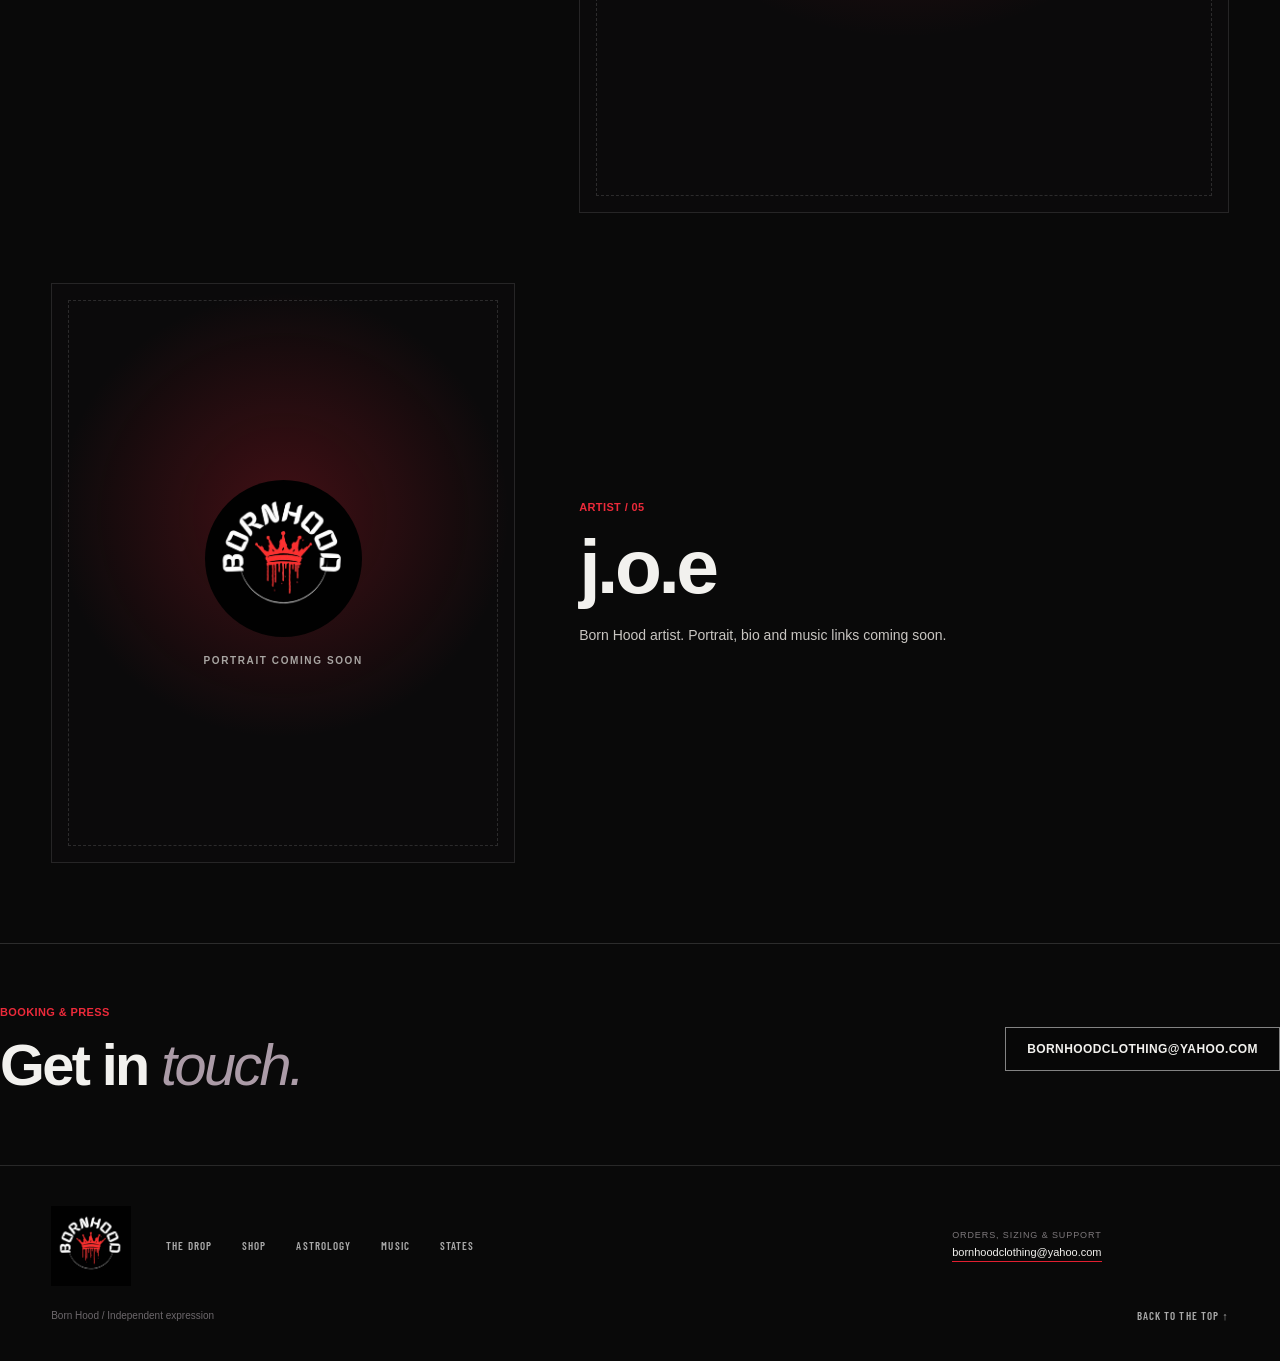
<file: music.html>
<!doctype html><html lang="en"><head><meta charset="utf-8"><meta name="viewport" content="width=device-width,initial-scale=1"><meta name="theme-color" content="#030304"><title>Music — Born Hood</title><meta property="og:type" content="website"><meta property="og:site_name" content="Born Hood"><meta property="og:title" content="Music — Born Hood"><meta property="og:description" content="The Born Hood music family: MAYHEM31, CORE, JONNY8, Santana 2TGCHAPO and j.o.e."><meta property="og:image" content="https://brucksh0t.github.io/born-hood-v3-preview/assets/v3/og.jpg"><meta property="og:image:width" content="1200"><meta property="og:image:height" content="630"><meta name="twitter:card" content="summary_large_image"><meta name="twitter:image" content="https://brucksh0t.github.io/born-hood-v3-preview/assets/v3/og.jpg"><meta name="robots" content="noindex"><meta name="description" content="The Born Hood music family: MAYHEM31, CORE, JONNY8, Santana 2TGCHAPO and j.o.e."><link rel="icon" href="assets/store-logo.jpg"><link rel="stylesheet" href="astrology.css"><link rel="stylesheet" href="shell.css"><link rel="stylesheet" href="catalog.css"><link rel="stylesheet" href="shop.css"><script type="module" src="shell.js"></script><link rel="stylesheet" href="unity.css"><link rel="stylesheet" href="v3.css"></head><body class="music-page">
<a class="skip-link" href="#artists">Skip to the artists</a><div id="site-shell"></div>
<main id="top"><header class="shop-heading music-heading"><div><span class="eyebrow">Born Hood / Music</span><h1>The sound of<br><em>the hood.</em></h1></div><div><p>The artists behind the brand.<br>Real music. Real people.</p><nav class="artist-jump" aria-label="Artists"><a href="#mayhem31">MAYHEM31</a><a href="#core">CORE</a><a href="#jonny8">JONNY8</a><a href="#santana-2tgchapo">Santana 2TGCHAPO</a><a href="#j-o-e">j.o.e</a></nav></div></header>
<section class="artist-list" id="artists" aria-label="Artists">
<article class="artist" id="mayhem31"><div class="artist-photo"><img src="assets/v3/artists/artist-mayhem31.webp" alt="MAYHEM31 portrait" width="900" height="1125" loading="lazy"></div><div class="artist-copy"><span class="eyebrow">Artist / 01</span><h2>MAYHEM31</h2><p>Born Hood artist. Full bio, releases and tour dates coming soon.</p><div class="artist-links"><a class="button button-red" href="https://www.youtube.com/results?search_query=MAYHEM31" target="_blank" rel="noopener" data-placeholder="youtube">YouTube ↗</a><span class="placeholder-note">Placeholder link — official channel URL pending</span></div></div></article>
<article class="artist" id="core"><div class="artist-photo"><img src="assets/v3/artists/artist-core.webp" alt="CORE portrait" width="900" height="1125" loading="lazy"></div><div class="artist-copy"><span class="eyebrow">Artist / 02</span><h2>CORE</h2><p>Born Hood artist. Bio and streaming links coming soon.</p></div></article>
<article class="artist" id="jonny8"><div class="artist-photo"><img src="assets/v3/artists/artist-jonny8.webp" alt="JONNY8 portrait" width="900" height="1125" loading="lazy"></div><div class="artist-copy"><span class="eyebrow">Artist / 03</span><h2>JONNY8</h2><p>Born Hood artist. Bio and streaming links coming soon.</p></div></article>
<article class="artist is-placeholder" id="santana-2tgchapo"><div class="artist-photo"><div class="artist-placeholder"><img src="assets/store-logo.jpg" alt="" aria-hidden="true" width="1300" height="1300" loading="lazy"><span>Portrait coming soon</span></div></div><div class="artist-copy"><span class="eyebrow">Artist / 04</span><h2>Santana 2TGCHAPO</h2><p>Born Hood artist. Portrait, bio and music links coming soon.</p></div></article>
<article class="artist is-placeholder" id="j-o-e"><div class="artist-photo"><div class="artist-placeholder"><img src="assets/store-logo.jpg" alt="" aria-hidden="true" width="1300" height="1300" loading="lazy"><span>Portrait coming soon</span></div></div><div class="artist-copy"><span class="eyebrow">Artist / 05</span><h2>j.o.e</h2><p>Born Hood artist. Portrait, bio and music links coming soon.</p></div></article>
</section>
<section class="shop-collection-link"><div><span class="eyebrow">Booking &amp; press</span><h2>Get in <em>touch.</em></h2></div><a class="button button-outline" href="mailto:bornhoodclothing@yahoo.com">bornhoodclothing@yahoo.com</a></section>
</main><footer class="journey-footer"></footer></body></html>
</file>
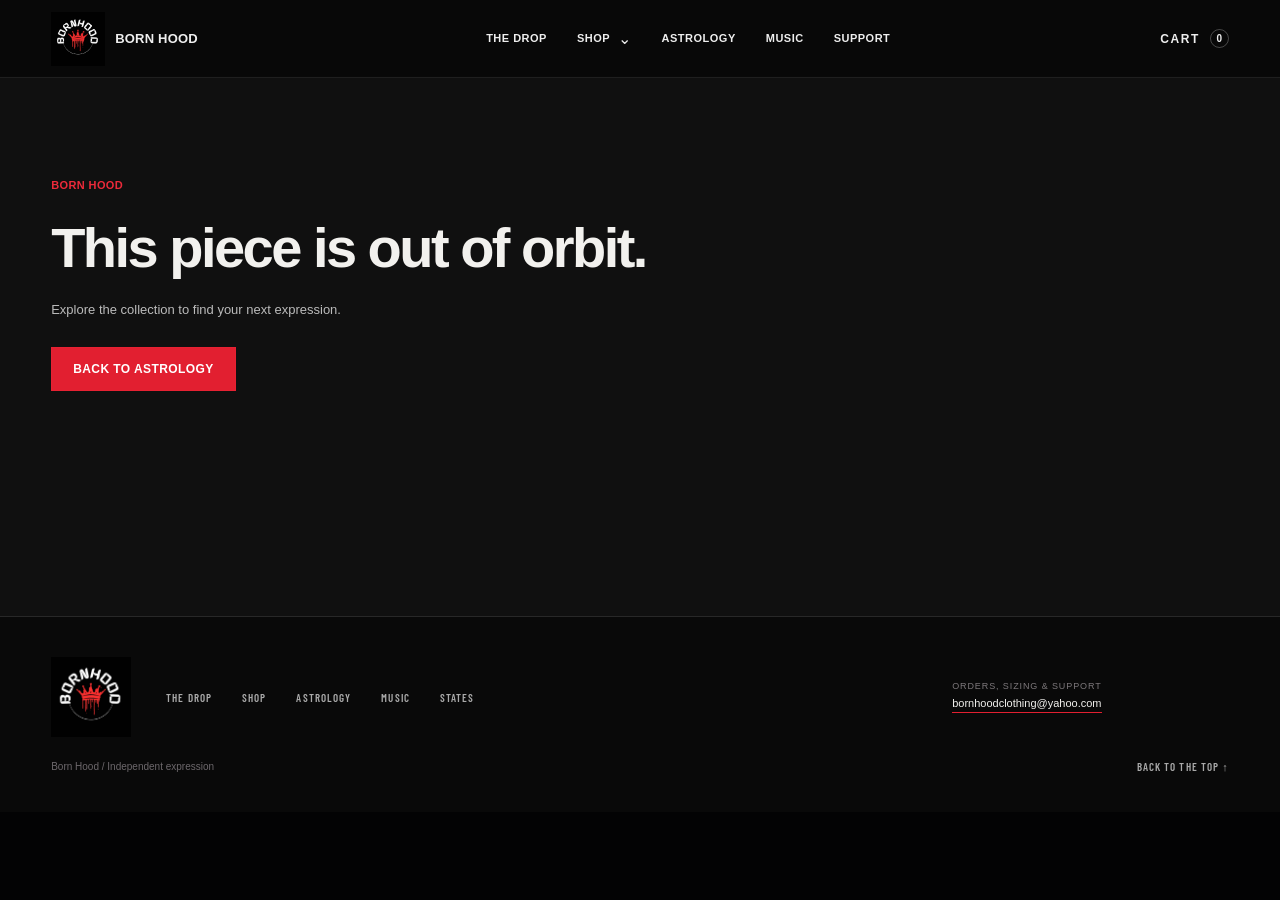
<file: product.html>
<!doctype html><html lang="en"><head><meta charset="utf-8"><meta name="viewport" content="width=device-width,initial-scale=1"><meta name="theme-color" content="#030304"><title>Product — Born Hood</title><meta property="og:type" content="website"><meta property="og:site_name" content="Born Hood"><meta property="og:title" content="Product — Born Hood"><meta property="og:description" content="Explore Born Hood Astrology pieces, choose your color and size, and build your bag."><meta property="og:image" content="https://brucksh0t.github.io/born-hood-v3-preview/assets/v3/og.jpg"><meta property="og:image:width" content="1200"><meta property="og:image:height" content="630"><meta name="twitter:card" content="summary_large_image"><meta name="twitter:image" content="https://brucksh0t.github.io/born-hood-v3-preview/assets/v3/og.jpg"><meta name="robots" content="noindex"><link rel="icon" href="assets/store-logo.jpg"><link rel="apple-touch-icon" href="assets/store-logo.jpg"><meta name="description" content="Explore Born Hood Astrology pieces, choose your color and size, and build your bag."><link rel="stylesheet" href="astrology.css"><link rel="stylesheet" href="product.css"><link rel="stylesheet" href="shell.css"><link rel="stylesheet" href="catalog.css"><script type="module" src="product.js"></script><link rel="stylesheet" href="unity.css"><link rel="stylesheet" href="v3.css"></head><body class="product-page">
<main id="product-main"><nav class="breadcrumbs" aria-label="Breadcrumb"><a href="index.html">Home</a><span>/</span><a id="breadcrumb-collection" href="astrology.html#pieces">Astrology</a><span>/</span><span id="crumb-name"></span></nav>
<section class="product-detail" aria-labelledby="product-title"><div class="detail-art"><span class="eyebrow" id="product-collection-label">Born Hood / Astrology</span><img id="product-art" width="800" height="800" alt="" fetchpriority="high"><div class="art-views" role="group" aria-label="Product view"><button type="button" data-view="front" aria-pressed="true">Front</button><button type="button" data-view="back" aria-pressed="false">Back</button></div><span class="art-caption" id="art-caption">Celestial symbols. Everyday expression.</span></div>
<div class="detail-copy"><span class="eyebrow" id="product-collection-heading">The Astrology collection</span><h1 id="product-title"></h1><p id="product-type"></p><p id="product-price" aria-live="polite" aria-atomic="true"></p><div class="detail-rule"></div><p class="product-story" id="product-story">Your sign. Your expression. Celestial symbolism meets your everyday rotation in Born Hood’s Astrology collection.</p>
<fieldset class="product-options"><legend>Color <span id="selected-color"></span></legend><div id="product-colors" class="color-options"></div></fieldset>
<fieldset class="product-options"><legend>Fit <span id="selected-fit">Choose a fit</span></legend><div id="product-fits" class="size-options fit-options"></div></fieldset>
<fieldset class="product-options"><legend>Size <span id="selected-size">Choose your size</span></legend><div id="product-sizes" class="size-options"></div></fieldset>
<p id="availability-note" class="availability-note" role="status"></p>
<div class="quantity-row"><label for="quantity">Quantity</label><div><button id="less" type="button" aria-label="Decrease quantity">−</button><input id="quantity" type="number" min="1" max="10" value="1" inputmode="numeric"><button id="more" type="button" aria-label="Increase quantity">+</button></div></div>
<button class="button button-red add-button" id="add-bag" type="button" disabled><span id="add-label">Select a size</span><span aria-hidden="true">↗</span></button><p class="demo-note">Preview store. Demo checkout only — no real payments.</p><p id="bag-status" role="status"></p>
<details open><summary>The piece</summary><ul id="product-details"></ul></details><details><summary>The collection</summary><p id="collection-description">Astrology is a story of identity, fate, and personal expression. Explore the cinematic collection and find your orbit.</p><a class="text-link" id="product-collection-link" href="astrology.html">Enter the collection →</a></details></div></section>
<section class="related pieces" aria-labelledby="related-title"><header class="pieces-head"><div><span class="eyebrow">Same universe. Another expression.</span><h2 id="related-title">Keep <em>exploring.</em></h2></div><a class="text-link" href="astrology.html#pieces">All pieces →</a></header><div class="product-grid catalog-grid" id="related-products"></div></section></main>
<footer class="astro-footer"></footer><noscript><p class="closing">Enable JavaScript to view product options and build your bag. <a href="astrology.html">Return to Astrology.</a></p></noscript>
</body></html>
</file>
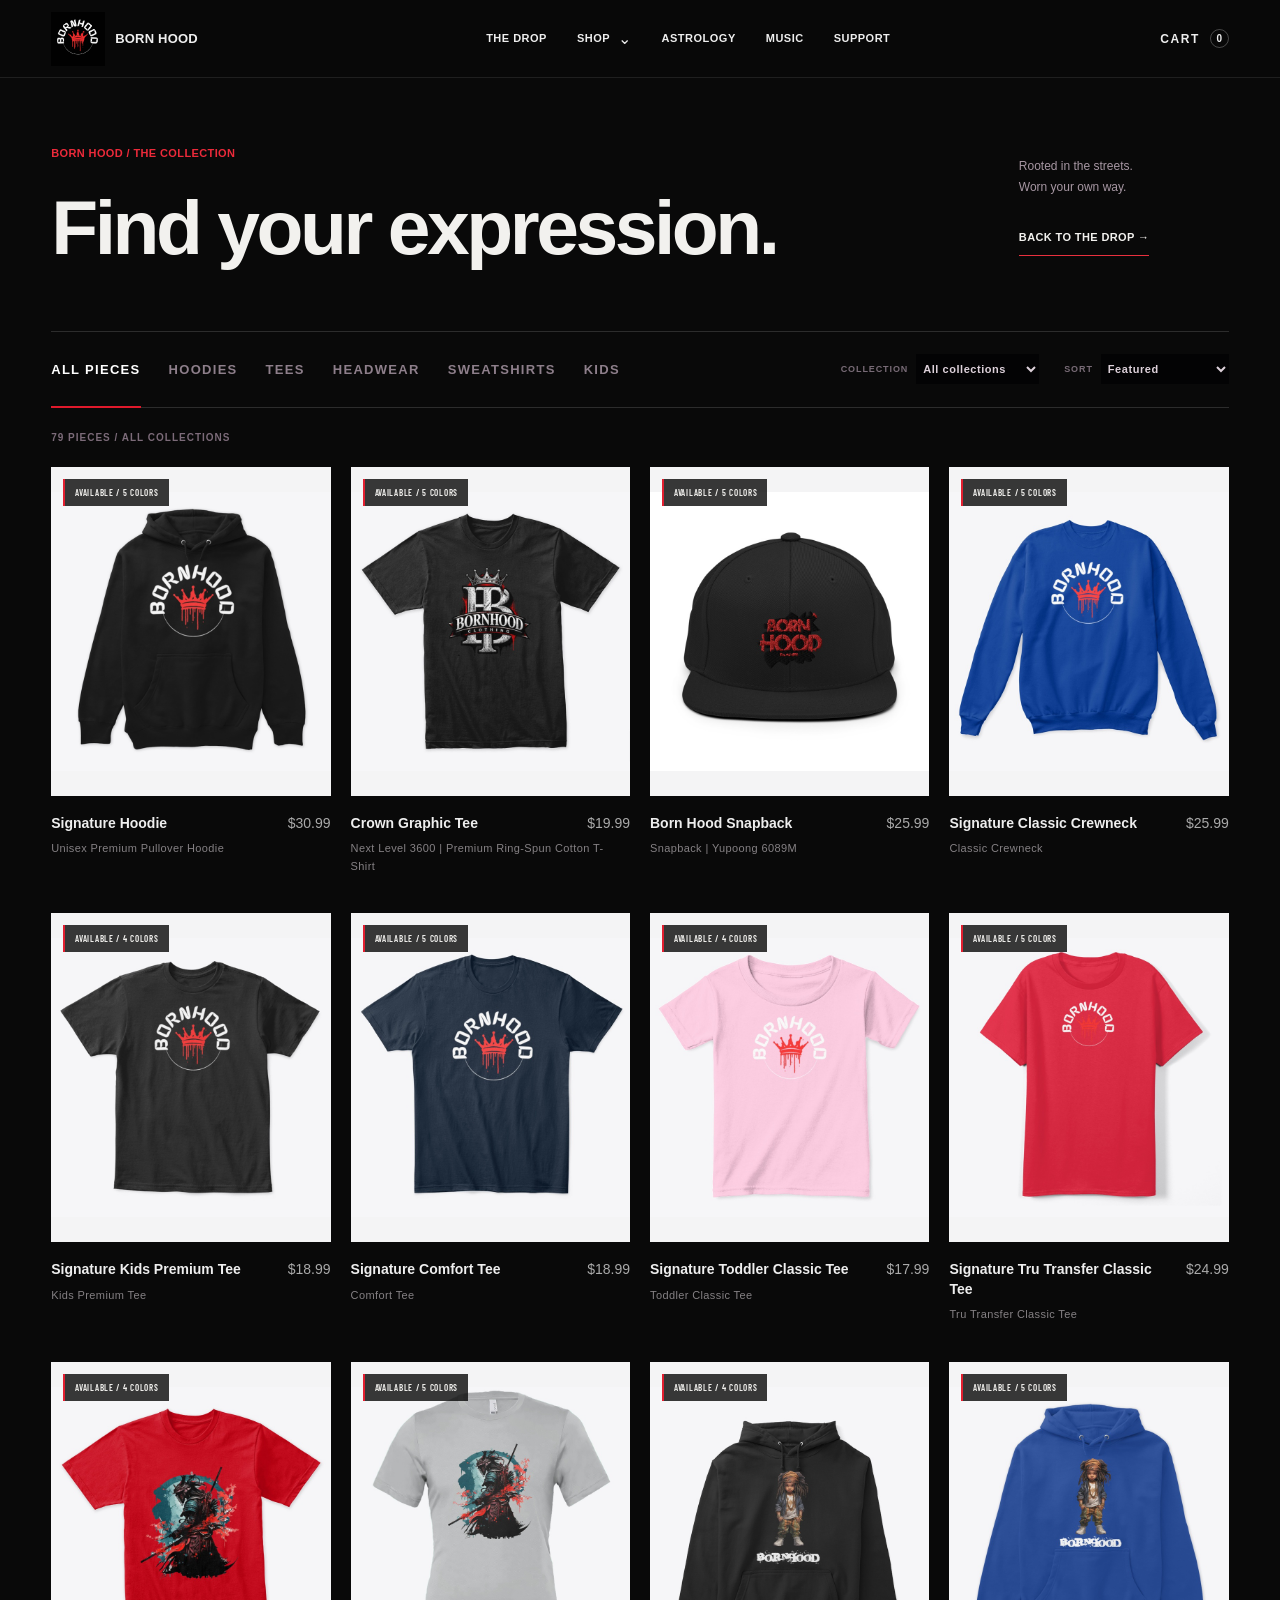
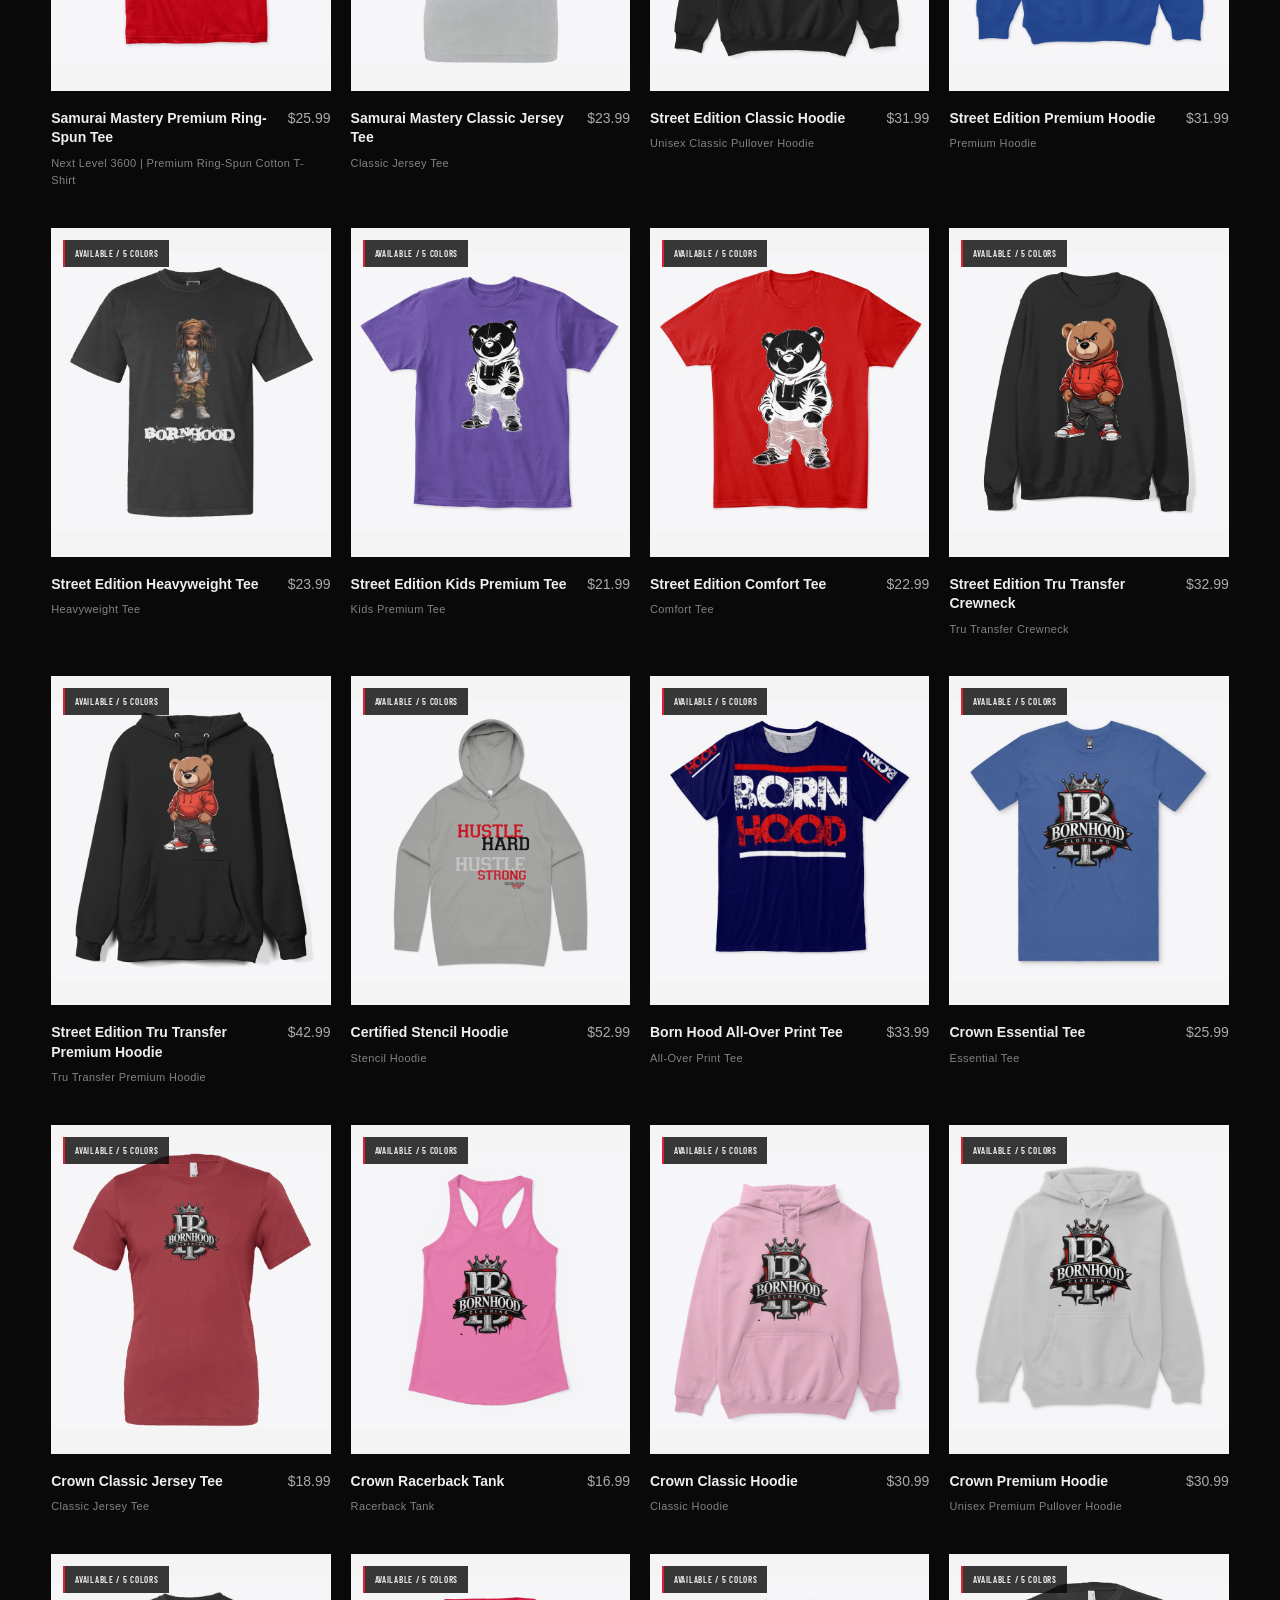
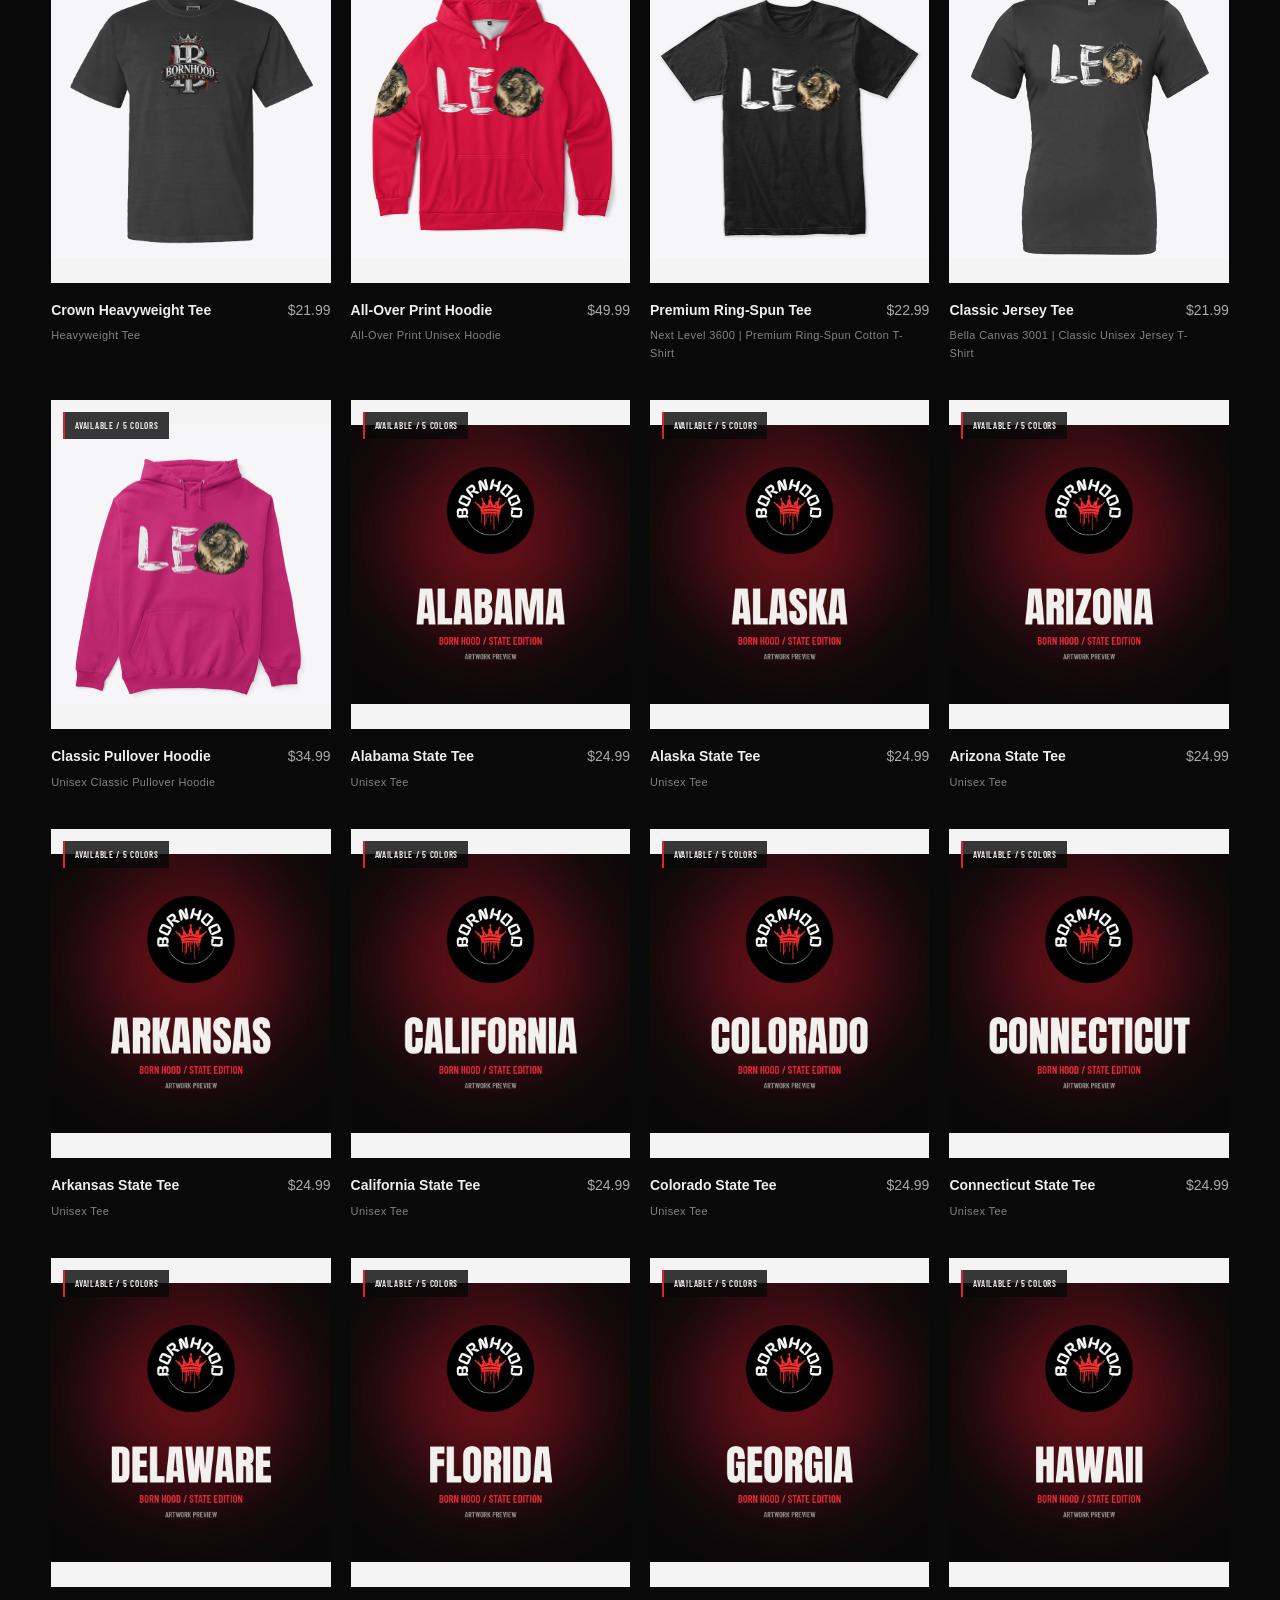
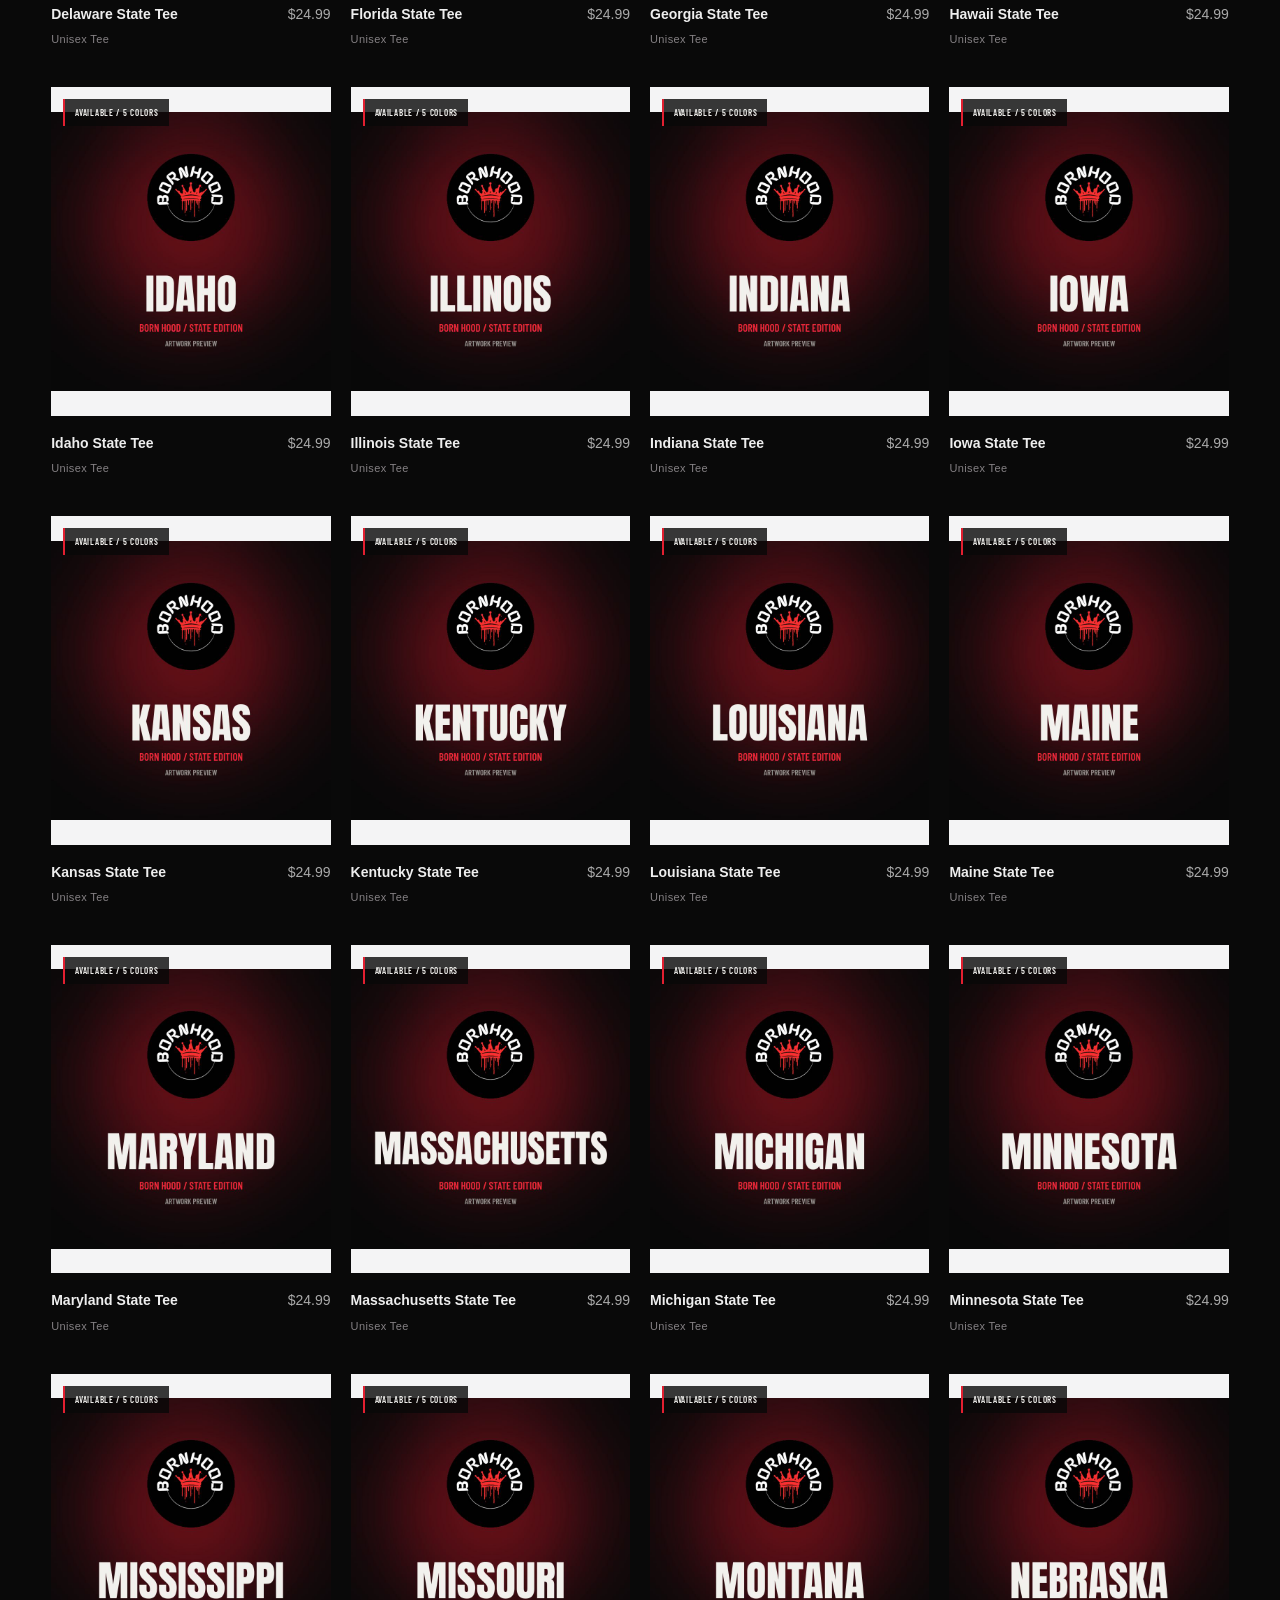
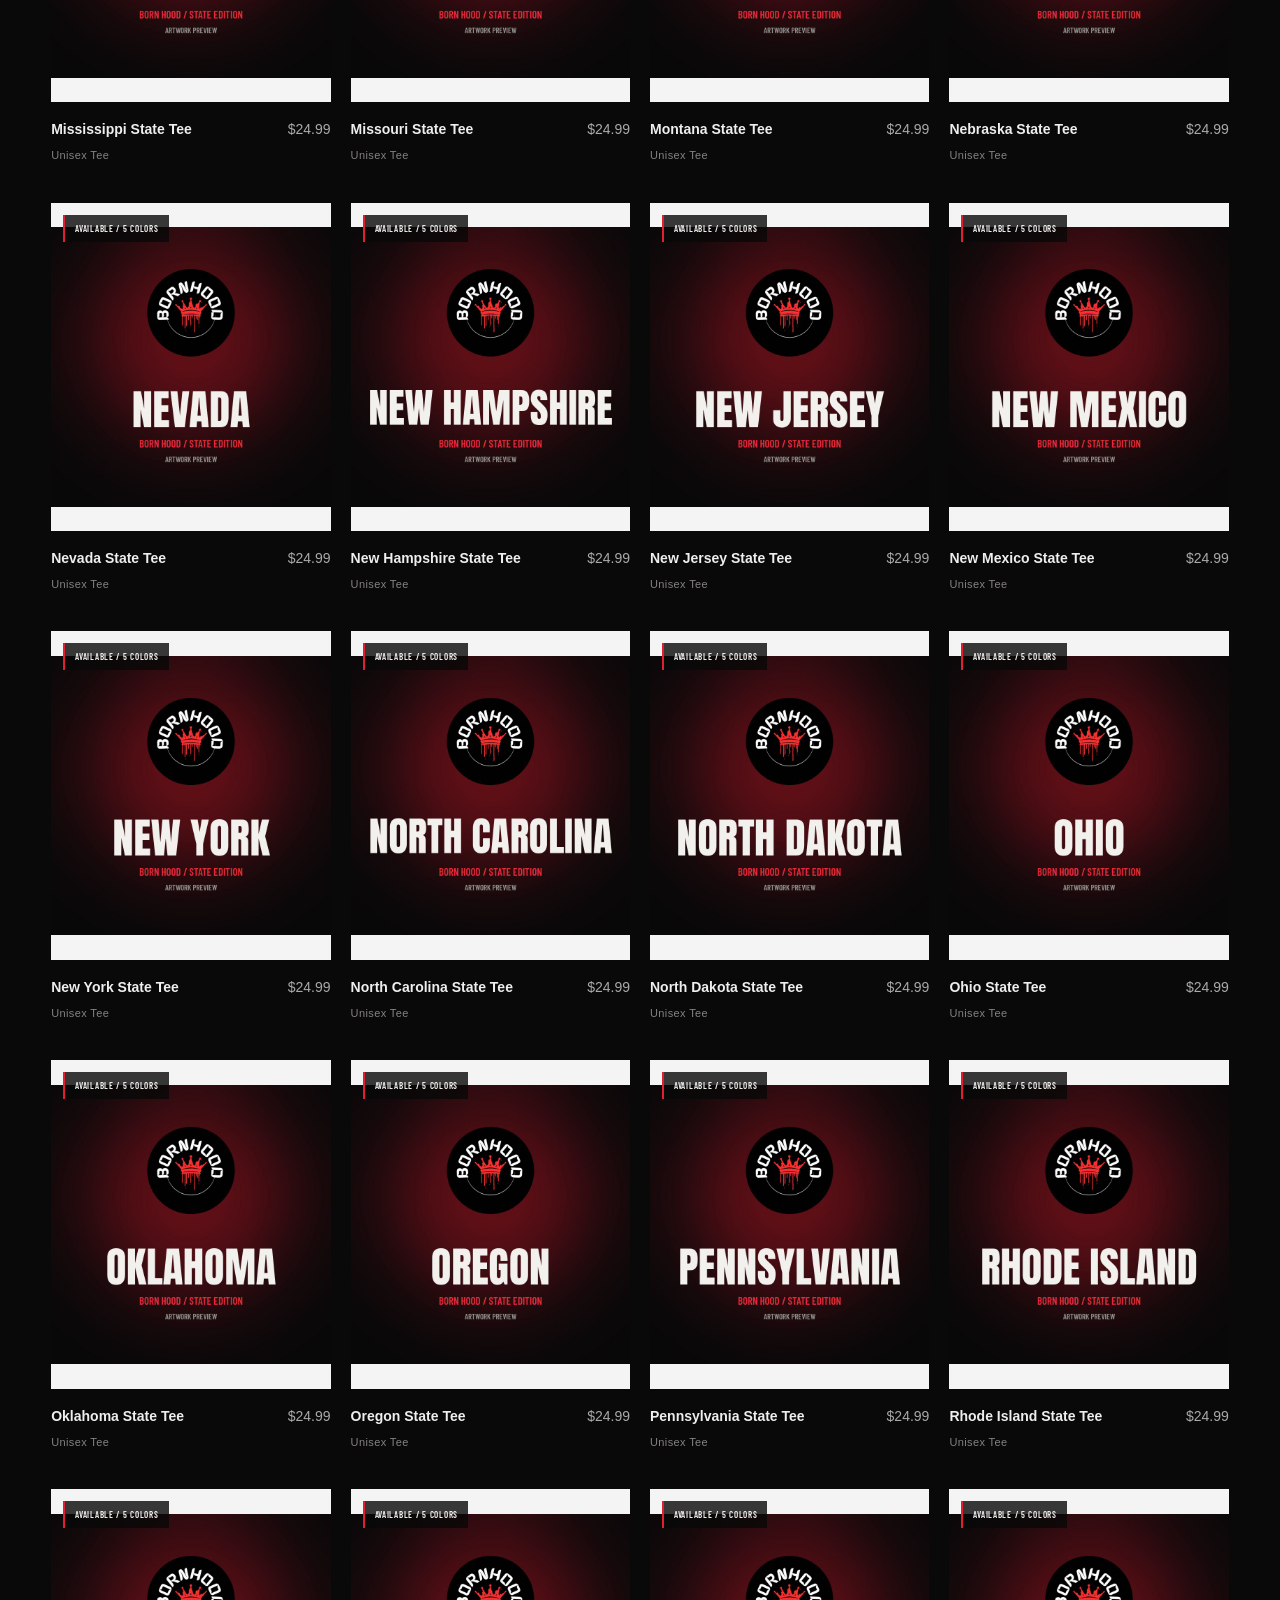
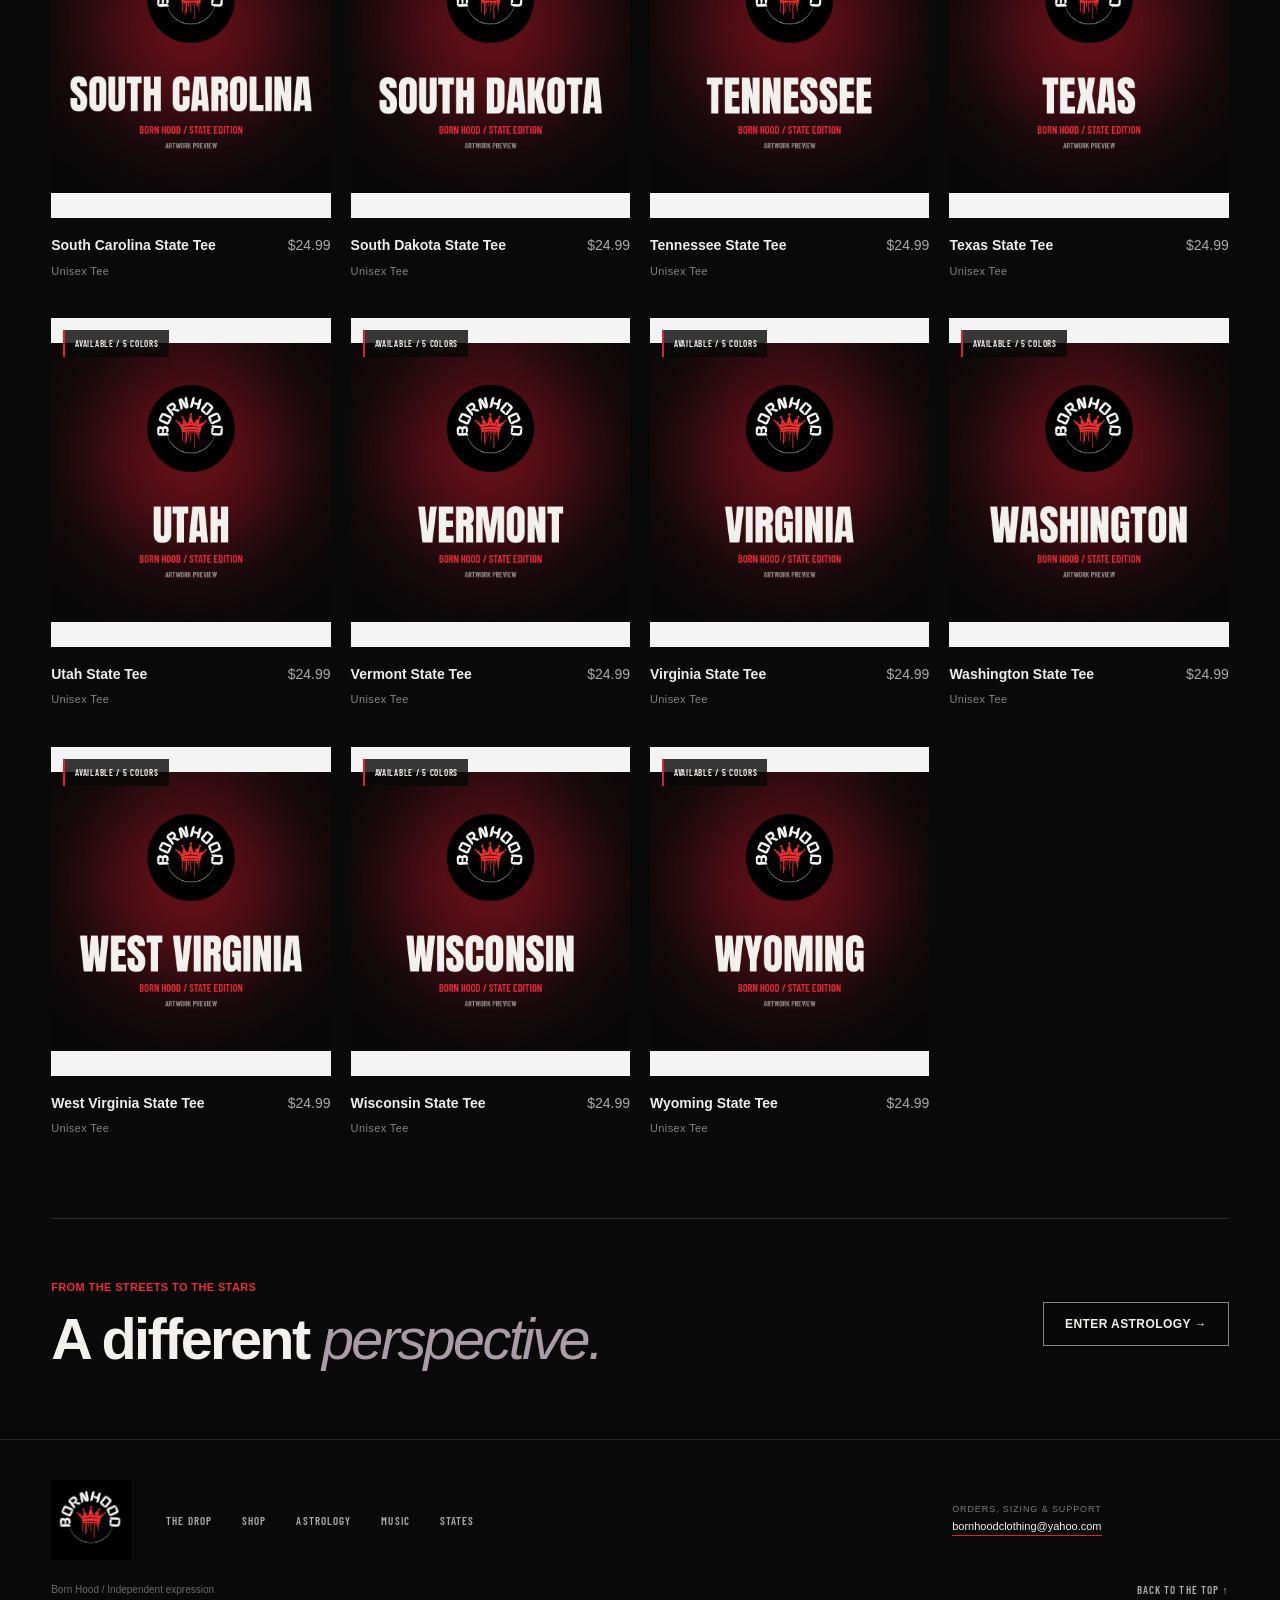
<file: shop.html>
<!doctype html><html lang="en"><head><meta charset="utf-8"><meta name="viewport" content="width=device-width,initial-scale=1"><meta name="theme-color" content="#030304"><title>Shop Born Hood — Find your expression.</title><meta property="og:type" content="website"><meta property="og:site_name" content="Born Hood"><meta property="og:title" content="Shop Born Hood — Find your expression."><meta property="og:description" content="Explore Born Hood hoodies, graphic tees, headwear, and Astrology pieces in one independent storefront."><meta property="og:image" content="https://brucksh0t.github.io/born-hood-v3-preview/assets/v3/og.jpg"><meta property="og:image:width" content="1200"><meta property="og:image:height" content="630"><meta name="twitter:card" content="summary_large_image"><meta name="twitter:image" content="https://brucksh0t.github.io/born-hood-v3-preview/assets/v3/og.jpg"><meta name="robots" content="noindex"><link rel="icon" href="assets/store-logo.jpg"><link rel="apple-touch-icon" href="assets/store-logo.jpg"><meta name="description" content="Explore Born Hood hoodies, graphic tees, headwear, and Astrology pieces in one independent storefront."><link rel="stylesheet" href="astrology.css"><link rel="stylesheet" href="shell.css"><link rel="stylesheet" href="catalog.css"><link rel="stylesheet" href="shop.css"><script type="module" src="shop.js"></script><link rel="stylesheet" href="unity.css"><link rel="stylesheet" href="v3.css"></head><body>
<main class="shop-main"><header class="shop-heading"><div><span class="eyebrow">Born Hood / The collection</span><h1>Find your<br><em>expression.</em></h1></div><div><p>Rooted in the streets.<br>Worn your own way.</p><a class="text-link" href="index.html#drop">Back to the drop →</a></div></header>
<div class="shop-tools"><div class="category-filter" role="group" aria-label="Product category"><button type="button" data-category="all" aria-pressed="true">All pieces</button><button type="button" data-category="hoodies" aria-pressed="false">Hoodies</button><button type="button" data-category="tees" aria-pressed="false">Tees</button><button type="button" data-category="headwear" aria-pressed="false">Headwear</button></div><div class="shop-selects"><label>Collection<select id="collection-filter"><option value="all">All collections</option><option value="core">Born Hood</option><option value="astrology">Astrology</option></select></label><label>Sort<select id="shop-sort"><option value="featured">Featured</option><option value="price-asc">Price: low to high</option><option value="price-desc">Price: high to low</option></select></label></div></div>
<p class="shop-results" id="shop-results" role="status"></p><section class="product-grid shop-product-grid catalog-grid" id="shop-products" aria-label="Shop products"></section><section class="shop-collection-link"><div><span class="eyebrow">From the streets to the stars</span><h2>A different <em>perspective.</em></h2></div><a class="button button-outline" href="astrology.html">Enter Astrology →</a></section>
</main><footer class="astro-footer"></footer><noscript><p class="closing">Enable JavaScript to browse product options. <a href="index.html">Return to Born Hood.</a></p></noscript>
</body></html>
</file>
<file: styles.css>
﻿@font-face{font-family:Anton;src:url('assets/Anton-Regular.ttf') format('truetype');font-style:normal;font-weight:400;font-display:swap}
:root{--ink:#080808;--paper:#f4f3ef;--red:#ef252b;--muted:#b7b5b2;--line:#ffffff29;--pad:clamp(24px,3.5vw,72px);--display:Anton,Impact,'Arial Narrow',sans-serif;color-scheme:dark;font-family:Arial,Helvetica,sans-serif;background:var(--ink);color:var(--paper)}
*{box-sizing:border-box}html{scroll-behavior:smooth;scroll-padding-top:32px}body{margin:0}button,a{-webkit-tap-highlight-color:transparent}button{font:inherit;color:inherit;cursor:pointer}a{color:inherit;text-decoration:none}button:focus-visible,a:focus-visible{outline:2px solid var(--paper);outline-offset:6px}button{touch-action:manipulation}svg{width:22px;height:22px;stroke:currentColor;stroke-width:1.25;flex-shrink:0}img{display:block;max-width:100%}::selection{background:var(--red);color:white}.sr-only{position:absolute;width:1px;height:1px;padding:0;margin:-1px;overflow:hidden;clip:rect(0,0,0,0);white-space:nowrap;border:0}.skip-link{position:fixed;top:15px;left:15px;z-index:20;padding:12px 18px;background:var(--paper);color:var(--ink);transform:translateY(-200%)}.skip-link:focus{transform:none}
.hero-runway{height:135svh;position:relative;background:var(--ink)}.hero{height:100svh;min-height:720px;position:sticky;top:0;overflow:hidden;isolation:isolate;transform:scale(var(--hero-scale,1));opacity:var(--hero-opacity,1);transform-origin:center 35%;will-change:transform}.site-header{position:absolute;top:0;left:0;width:100%;height:94px;padding:0 var(--pad);display:flex;align-items:center;justify-content:space-between;z-index:5;border-bottom:1px solid #ffffff12;background:linear-gradient(#08080885,transparent)}.brand img{width:188px;height:auto}.site-header nav{display:flex;gap:40px}.site-header nav a{font-size:11px;font-weight:600;letter-spacing:.16em;text-transform:uppercase;padding:12px 0}.site-header nav a:hover{color:var(--red)}.scene-window{position:absolute;inset:0;z-index:0;overflow:hidden}.scene{position:absolute;left:50%;top:50%;width:100%;aspect-ratio:16/9;transform:translate(-50%,-50%);isolation:isolate}.scene-poster,.scene-video{position:absolute;inset:0;width:100%;height:100%;object-fit:contain;pointer-events:none}.scene-poster{z-index:0}.scene-video{opacity:0;z-index:1}.scene-video.is-visible{opacity:1;z-index:2}.product-hotspots{position:absolute;inset:0;z-index:3}.product-hotspot{position:absolute;background:none;border:0;border-radius:20%;padding:0;cursor:crosshair;transition:opacity .2s}.product-hotspot:focus-visible{outline:1px solid #ffffffa6;outline-offset:-12px}.hero.is-transitioning .product-hotspots{pointer-events:none}.hotspot-marker{position:absolute;right:8%;bottom:18%;width:26px;height:26px;background:#08080855;border:1px solid #ffffff60;border-radius:50%;display:grid;place-items:center;font-size:18px;line-height:1;opacity:0;transform:scale(.75);transition:opacity .2s,transform .2s}.product-hotspot:hover .hotspot-marker,.product-hotspot:focus-visible .hotspot-marker{opacity:1;transform:scale(1)}.hero-heading{position:absolute;top:122px;left:var(--pad);z-index:3;pointer-events:none}h1,h2,h3,p{margin:0}.hero-heading h1{font-family:var(--display);font-weight:400;text-transform:uppercase;font-size:clamp(44px,5.1vw,88px);line-height:1.03;letter-spacing:-.025em;text-shadow:0 2px 25px #0008}.hero-heading h1 span{color:var(--red)}.scene-hint{position:absolute;left:var(--pad);bottom:153px;z-index:4;display:flex;align-items:center;gap:10px;text-transform:uppercase;font-size:9px;letter-spacing:.13em;color:#e4e1dbb5;pointer-events:none}.hint-mark{display:grid;place-items:center;width:20px;height:20px;border:1px solid #ffffff55;border-radius:50%;font-size:14px}.product-note{position:absolute;right:var(--pad);bottom:22%;width:280px;z-index:4;background:#080808d9;border:1px solid var(--line);padding:24px 24px 0;backdrop-filter:blur(14px);transition:opacity .2s,transform .3s}.note-rule{display:block;width:36px;height:2px;background:var(--red);margin-bottom:17px}.product-label{font-size:9px;text-transform:uppercase;letter-spacing:.13em;line-height:1.5;color:var(--muted)}.product-note h2{font:400 30px/1.2 var(--display);margin:7px 0 10px}.product-note>p:not(.product-label){font-size:12px;line-height:1.6;color:#d1ceca}.product-note .note-description{font-size:11px!important;color:#999793!important;max-height:0;opacity:0;overflow:hidden;transition:max-height .3s,opacity .3s,margin .3s}.product-note:hover .note-description,.product-note:focus-within .note-description{max-height:100px;opacity:1;margin-top:10px}.note-link{display:flex;align-items:center;justify-content:space-between;font-size:11px;font-weight:600;letter-spacing:.02em;padding:17px 0 18px;margin-top:20px;border-top:1px solid var(--line)}.note-link svg{width:20px;height:20px;transition:transform .2s}.note-link:hover svg{transform:translate(2px,-2px)}.hero.is-transitioning .product-note{opacity:.4;transform:translateY(7px)}.hero-controls{position:absolute;bottom:54px;left:var(--pad);right:var(--pad);display:flex;gap:45px;align-items:center;z-index:5}.product-selector{display:grid;grid-template-columns:repeat(3,1fr);flex:1;min-width:0;border-bottom:1px solid #ffffff50}.product-button{position:relative;background:none;text-align:left;padding:22px 0 20px;border:0;color:#a8a5a2;font-size:12px;display:flex;gap:18px;align-items:center}.product-button:not(:last-child):after{content:'';position:absolute;right:17%;height:16px;width:1px;background:#ffffff45}.product-button:before{content:'';position:absolute;bottom:-1px;left:0;height:3px;width:0;background:var(--red);transition:width .45s cubic-bezier(.22,1,.36,1)}.product-button[aria-pressed=true]{color:var(--paper)}.product-button[aria-pressed=true]:before{width:68%}.product-button .product-index{font-size:10px;font-variant-numeric:tabular-nums}.product-button:hover{color:white}.scroll-cue{font-size:9px;letter-spacing:.2em;text-transform:uppercase;display:flex;gap:17px;align-items:center;white-space:nowrap;padding:15px 0 15px 30px;border-left:1px solid #ffffff65}.scroll-cue svg{width:21px;height:21px;transition:transform .25s}.scroll-cue:hover svg{transform:translateY(4px)}.motion-toggle{position:absolute;right:var(--pad);bottom:17px;display:flex;gap:7px;align-items:center;z-index:5;background:none;border:0;padding:4px 0;color:#9f9c98;font-size:9px;letter-spacing:.03em}.motion-toggle svg{width:12px;height:12px}.motion-toggle .play-icon{display:none}.motion-toggle[aria-pressed=true] .pause-icon{display:none}.motion-toggle[aria-pressed=true] .play-icon{display:block}.motion-toggle:disabled{cursor:default;opacity:.65}.media-status{position:absolute;left:var(--pad);bottom:20px;z-index:5;font-size:10px;color:var(--muted)}
.section-pad{padding-left:var(--pad);padding-right:var(--pad)}.collection{position:relative;background:#101010;padding-top:110px;padding-bottom:110px;z-index:6;border-top:1px solid var(--line)}.section-heading{display:flex;justify-content:space-between;align-items:flex-end;gap:64px;margin-bottom:65px}.section-heading h2{font:400 clamp(48px,6.6vw,112px)/1.05 var(--display);text-transform:uppercase;letter-spacing:-.018em}.section-heading h2 span{color:var(--red)}.section-heading>p{font-size:15px;line-height:1.8;color:#b7b5b2;padding-bottom:6px;max-width:350px}.collection-pieces{display:grid;grid-template-columns:repeat(3,minmax(0,1fr));gap:27px}.piece{scroll-margin-top:45px;min-width:0}.piece-image{display:block;aspect-ratio:1.25;background:#171313;overflow:hidden;position:relative}.piece-image img{width:100%;height:100%;object-fit:cover;object-position:var(--focus,34% 50%);transition:transform .7s cubic-bezier(.22,1,.36,1),filter .7s;filter:saturate(.8)}.piece-image:hover img{transform:scale(1.04);filter:saturate(1)}.piece-body{padding-top:22px;border-top:2px solid transparent;transition:border-color .3s}.piece.is-active .piece-body{border-top-color:var(--red)}.piece-label{font-size:9px;color:#a8a5a2;letter-spacing:.14em;text-transform:uppercase;margin-bottom:10px}.piece-title-row{display:flex;align-items:center;justify-content:space-between;gap:10px}.piece h3{font:400 clamp(24px,2.2vw,38px)/1.2 var(--display)}.stage-link{background:none;border:0;display:flex;gap:8px;align-items:center;font-size:10px;color:#b7b5b2;padding:7px 0;white-space:nowrap}.stage-link svg{width:16px;height:16px}.stage-link:hover{color:var(--paper)}.piece-tagline{font-size:12px;color:#b7b5b2;line-height:1.6;margin-top:10px}.piece details{margin-top:20px;border-top:1px solid var(--line);font-size:12px;line-height:1.7;color:#a8a5a2}.piece summary{cursor:pointer;padding:14px 0;list-style:none;display:flex;align-items:center;justify-content:space-between;color:#d5d2cd;font-size:10px;letter-spacing:.04em}.piece summary::-webkit-details-marker{display:none}.piece summary span{font-size:18px;font-weight:300;transition:transform .2s}.piece details[open] summary span{transform:rotate(45deg)}.piece details p{padding-bottom:16px;max-width:330px}.reveal{opacity:1;transform:none}.js .reveal{opacity:0;transform:translateY(30px);transition:opacity .8s,transform .9s cubic-bezier(.22,1,.36,1)}.js .reveal.is-revealed{opacity:1;transform:none}.piece:nth-child(2){transition-delay:90ms}.piece:nth-child(3){transition-delay:180ms}.our-world{background:var(--red);padding-top:36px;padding-bottom:84px;color:#080808;position:relative;z-index:6}.world-top{display:flex;justify-content:space-between;font-size:10px;text-transform:uppercase;font-weight:600;letter-spacing:.15em;padding-bottom:35px;border-bottom:1px solid #08080850}.world-content{display:flex;align-items:flex-end;justify-content:space-between;gap:60px;padding-top:65px}.world-content h2{font:400 clamp(48px,6.5vw,110px)/1.06 var(--display);text-transform:uppercase;letter-spacing:-.02em}.world-copy{max-width:290px;font-size:13px;line-height:1.8}.world-copy p+p{margin-top:16px}.world-link{display:flex;justify-content:space-between;align-items:center;border-top:1px solid #08080860;padding-top:18px;margin-top:30px;font-size:11px;font-weight:600}.site-footer{padding:35px var(--pad);display:flex;align-items:center;justify-content:space-between;gap:32px;color:#8c8986;font-size:9px;letter-spacing:.04em;position:relative;z-index:6;background:#080808}.site-footer img{width:145px;height:auto}.site-footer>a:last-child{display:flex;align-items:center;gap:12px}.site-footer svg{width:16px;height:16px}.noscript{padding:25px;background:#171717}
@media(min-aspect-ratio:2/1){.scene{width:auto;height:100%;aspect-ratio:16/9}.hero-heading{top:110px}.product-note{bottom:24%}}
@media(min-width:1600px){.product-note{width:320px;bottom:23%;padding:28px 28px 0}.product-note h2{font-size:36px}.product-note>p:not(.product-label){font-size:14px}.product-label{font-size:10px}.note-link{font-size:12px;padding-bottom:22px}.scene-hint{bottom:165px}}
@media(max-width:1000px){.hero-heading h1{font-size:56px}.product-note{width:245px;padding:19px 19px 0;bottom:23%}.product-note h2{font-size:27px}.hero-controls{gap:20px}.scroll-cue{padding-left:20px;letter-spacing:.1em}.scene-hint{font-size:8px}.section-heading{gap:35px}.section-heading>p{font-size:13px}.collection-pieces{gap:18px}.piece-title-row{align-items:flex-start;flex-direction:column;gap:5px}.world-content{gap:40px}.world-copy{max-width:240px}}
@media(max-width:700px){html{scroll-padding-top:16px}.hero-runway{height:115svh}.hero{min-height:720px;height:100svh;--hero-scale:1!important;--hero-opacity:1!important}.site-header{height:76px}.brand img{width:144px}.site-header nav{gap:20px}.site-header nav a{font-size:8px;letter-spacing:.1em}.hero-heading{top:103px}.hero-heading h1{font-size:45px;line-height:1.05}.scene-window{inset:210px 0 auto;height:calc(100vw * .5625)}.scene{width:100%;top:0;left:0;transform:none}.scene-hint{top:calc(210px + 100vw * .5625 + 14px);bottom:auto;left:var(--pad);font-size:8px;letter-spacing:.05em}.scene-hint .hint-mark{width:16px;height:16px;font-size:12px}.product-note{left:var(--pad);right:var(--pad);bottom:150px;width:auto;padding:14px 0 0;background:none;backdrop-filter:none;border:0;border-top:1px solid var(--line)}.note-rule{display:none}.product-label{font-size:8px}.product-note h2{font-size:27px;margin:5px 0}.product-note>p:not(.product-label){font-size:11px}.product-note .note-description{display:none}.note-link{position:absolute;right:0;bottom:0;padding:8px 0;margin:0;border:0;font-size:9px;gap:12px}.note-link svg{width:16px;height:16px}.hero-controls{bottom:52px;display:block}.product-button{padding:17px 0;font-size:10px;gap:9px}.product-button .product-index{font-size:8px}.product-button:not(:last-child):after{right:10%;height:12px}.product-button[aria-pressed=true]:before{width:85%}.scroll-cue{position:absolute;top:calc(100% + 18px);left:0;border:0;padding:0;font-size:7px;letter-spacing:.13em;gap:9px}.scroll-cue svg{width:13px;height:13px}.motion-toggle{bottom:15px;font-size:8px}.media-status{bottom:107px;font-size:8px}.collection{padding-top:65px;padding-bottom:65px}.section-heading{display:block;margin-bottom:40px}.section-heading h2{font-size:49px}.section-heading>p{margin-top:25px;font-size:13px}.collection-pieces{grid-template-columns:1fr;gap:45px}.piece-image{aspect-ratio:1.25}.piece-title-row{flex-direction:row;align-items:center}.piece h3{font-size:32px}.piece-body{padding-top:18px}.piece-tagline{margin-top:7px}.piece details{margin-top:16px}.piece:nth-child(n){transition-delay:0ms}.our-world{padding-top:26px;padding-bottom:52px}.world-top{font-size:8px;padding-bottom:24px}.world-content{display:block;padding-top:40px}.world-content h2{font-size:48px}.world-copy{margin-top:30px;max-width:310px}.site-footer{flex-wrap:wrap;padding-top:28px;padding-bottom:28px;gap:25px}.site-footer img{width:130px}.site-footer>span{order:3;width:100%;font-size:8px}.site-footer>a:last-child{font-size:8px}.js .reveal{transform:translateY(18px)}}
@media(max-width:370px){.site-header nav{gap:12px}.brand img{width:125px}.hero-heading h1{font-size:40px}.product-note h2{font-size:25px}.note-link{font-size:8px;gap:5px}.product-button{gap:5px;font-size:9px}.section-heading h2,.world-content h2{font-size:43px}}
@media(max-height:760px) and (min-width:701px){.hero{min-height:620px}.hero-heading{top:110px}.hero-heading h1{font-size:52px}.product-note{bottom:24%;padding:16px 18px 0}.note-rule{margin-bottom:10px}.product-note h2{font-size:27px}.note-link{margin-top:12px;padding:12px 0}.scene-hint{bottom:132px}.hero-controls{bottom:44px}}
@media(prefers-reduced-motion:reduce){html{scroll-behavior:auto}*,*:before,*:after{animation:none!important;transition:none!important}.hero-runway{height:100svh}.hero{transform:none!important;opacity:1!important;will-change:auto}.js .reveal{opacity:1;transform:none}}
/* Revision: the original film leads; interface stays crisp and unobtrusive. */
.hero-runway{height:100svh}.hero{position:relative;transform:none!important;opacity:1!important;will-change:auto}.wordmark{font:400 30px/1 var(--display);letter-spacing:-.025em;display:inline-flex;gap:3px}.wordmark>span{color:var(--red)}.site-header{height:80px;background:#080808e8}.hero-heading.sr-only{top:auto;left:auto}.scene-video{transition:opacity .16s linear}.scene-video.is-outgoing{opacity:1;z-index:2}.scene-video.is-visible{z-index:3}.scene-hint{display:none}.product-note{background:#0c0c0cee;backdrop-filter:none;border-color:#ffffff25;padding:20px 22px 0;width:278px;bottom:20%}.product-note .note-description{max-height:none;opacity:1;margin-top:10px;font-size:11px!important;color:#b7b5b2!important}.product-note:hover .note-description,.product-note:focus-within .note-description{max-height:none}.note-link{margin-top:16px}.hero-controls{bottom:40px}.motion-toggle{bottom:8px}.product-button{padding-top:17px;padding-bottom:17px}.scroll-cue{letter-spacing:.1em}.js .reveal,.js .reveal.is-revealed{opacity:1;transform:none;transition:none}.product-hotspot{cursor:pointer}
@media(max-width:700px){.hero-runway{height:auto}.hero{height:auto;min-height:0;padding-top:92px;padding-bottom:62px}.site-header{height:72px}.wordmark{font-size:25px}.site-header nav a{font-size:9px}.scene-window{position:relative;inset:auto;height:auto;aspect-ratio:16/9;overflow:visible}.scene{position:absolute;inset:0;width:100%;height:100%;transform:none}.product-note{position:relative;left:auto;right:auto;bottom:auto;margin:22px var(--pad) 0;padding:17px 0 0;width:auto;background:none;border:0;border-top:1px solid var(--line);transition:opacity .15s}.product-note h2{font-size:29px}.product-note .note-description{display:block;max-height:none;opacity:1;font-size:12px!important;line-height:1.6;margin-top:8px;max-width:350px}.product-note>p:not(.product-label){font-size:12px}.note-link{position:static;display:flex;font-size:11px;margin-top:15px;padding:12px 0;border-top:1px solid var(--line);justify-content:space-between}.hero-controls{position:relative;left:auto;right:auto;bottom:auto;margin:16px var(--pad) 0}.product-button{font-size:11px;padding:16px 0}.product-button .product-index{font-size:9px}.scroll-cue{font-size:8px;top:calc(100% + 20px)}.motion-toggle{bottom:18px;font-size:9px}.media-status{bottom:88px}.collection{padding-top:50px}.section-heading h2{font-size:46px}}
@media(prefers-reduced-motion:reduce){.hero-runway{height:auto}.scene-video{transition:none}}
/* Neutral edge shade keeps the product controls legible over the film. */
.hero:after{content:'';position:absolute;left:0;right:0;bottom:0;height:112px;background:linear-gradient(transparent,#080808ed);pointer-events:none;z-index:3}.hero-controls,.motion-toggle,.media-status{z-index:5}
@media(max-width:700px){.hero:after{display:none}}
</file>
<file: home.css>
﻿:root{--ink:#030304;--paper:#eee;--red:#e0192b;--muted:#aaa;--pad:clamp(24px,4vw,80px);--display:Barlow,'Arial Narrow',sans-serif;--serif:Cormorant,Georgia,serif}html{scroll-padding-top:76px}.hero-runway{height:280svh;background:#030304}.hero{position:sticky;top:0;height:100svh;min-height:650px;padding:0;overflow:hidden;isolation:isolate}.hero:after{height:150px;background:linear-gradient(transparent,#030304)}.drop-anchor{position:absolute;top:58%;left:0;height:1px;width:1px;scroll-margin-top:0}.scene-window{inset:0;position:absolute;height:100%;aspect-ratio:auto;overflow:hidden;opacity:0}.scene{width:max(100vw,calc(100svh * 16 / 9));height:auto;aspect-ratio:16/9;left:50%;top:50%;transform:translate(-50%,-50%)}.scene-poster,.scene-video{object-fit:cover}.drop-overlay{position:absolute;inset:0;opacity:0;z-index:4;pointer-events:none}.drop-overlay.is-active{pointer-events:auto}.drop-heading{position:absolute;left:var(--pad);top:110px;pointer-events:none}.chapter-label{font:600 11px/1.5 Barlow,sans-serif;letter-spacing:.19em;text-transform:uppercase;color:#aaa;display:block}.drop-heading h2{font:600 clamp(40px,4.7vw,80px)/.93 var(--display);text-transform:uppercase;margin-top:13px;letter-spacing:-.025em;text-shadow:0 3px 30px #000}.drop-heading h2 em{font-style:normal;color:#cc1426}.product-note{right:var(--pad);bottom:24%;width:260px;background:#070708dd;border:1px solid #ffffff25;padding:22px 22px 0}.product-note h2{font:500 38px/.98 var(--serif);margin:12px 0}.product-note .note-description{font-size:11px!important;line-height:1.7}.product-label{font:600 10px/1.4 Barlow;letter-spacing:.15em}.hero-controls{bottom:58px}.product-button{font:600 14px/1 Barlow;letter-spacing:.1em;text-transform:uppercase}.product-button .product-index{font:600 10px/1 Barlow;color:#bc1c2c}.note-link{font:600 12px Barlow;letter-spacing:.1em;text-transform:uppercase}.motion-toggle{position:absolute;bottom:18px;right:var(--pad);z-index:12;font:600 10px Barlow;letter-spacing:.07em;text-transform:uppercase}.media-status{bottom:22px}.city-layer{position:absolute;inset:0;z-index:6;overflow:hidden;background:#030304;transform-origin:50% 50%;will-change:clip-path,transform}.city-fallback,#city-canvas,.city-edge{position:absolute;inset:0;width:100%;height:100%;object-fit:cover}.city-fallback{object-position:58% center}#city-canvas{pointer-events:none}.city-edge{background:linear-gradient(90deg,#0005,transparent 56%),linear-gradient(0deg,#030304 0%,transparent 20%);pointer-events:none}.opening-copy{position:absolute;left:var(--pad);top:29%;z-index:2;max-width:60%}.opening-copy h1{font:600 clamp(68px,8.2vw,150px)/.89 var(--display);letter-spacing:-.04em;text-transform:uppercase;text-shadow:0 4px 40px #0006}.opening-copy h1 span{color:#ce1122}.opening-copy p{font:600 clamp(11px,1vw,15px)/1.7 Barlow,sans-serif;letter-spacing:.17em;text-transform:uppercase;margin:25px 0 28px}.home-button{display:inline-flex;align-items:center;justify-content:space-between;gap:35px;min-height:48px;padding:0 25px;background:#08080866;border:1px solid #ffffffa0;font:600 12px/1 Barlow,sans-serif;text-transform:uppercase;letter-spacing:.13em;transition:background .25s,border-color .25s}.home-button:hover{background:#be1020;border-color:#d22030}.home-button svg{width:18px;height:18px;fill:none}.opening-foot{position:absolute;bottom:28px;left:var(--pad);right:var(--pad);display:flex;justify-content:space-between;align-items:center;font:600 10px/1 Barlow,sans-serif;text-transform:uppercase;letter-spacing:.18em}.opening-foot>a{display:flex;gap:25px;align-items:center;margin-right:135px}.opening-foot>a>span{font-size:23px}.signature-runway{height:200svh;position:relative;background:#030304;border-top:1px solid #ffffff20}.signature-stage{height:100svh;min-height:650px;position:sticky;top:0;overflow:hidden}.signature-poster,#signature-film,.signature-edge{position:absolute;inset:0;width:100%;height:100%;object-fit:cover;object-position:center}#signature-film{opacity:0}#signature-film[data-ready=true]{opacity:1}.signature-edge{background:linear-gradient(90deg,#030304a6,transparent 36%,transparent 67%,#0303048c),linear-gradient(0deg,#030304,transparent 20%)}.signature-copy{position:absolute;left:var(--pad);top:25%;width:33%}.signature-copy h2{font:600 clamp(60px,7.5vw,136px)/.9 var(--display);text-transform:uppercase;letter-spacing:-.04em;margin:19px 0}.signature-copy h2 em{font-style:normal;color:#d21427}.signature-copy p{font:600 13px/1.7 Barlow;letter-spacing:.09em;text-transform:uppercase;color:#c7c1bf}.signature-note{position:absolute;right:var(--pad);top:34%;width:225px;padding:24px;border:1px solid #ffffff30;background:#060607cf;backdrop-filter:blur(8px)}.signature-note>span{font:600 10px Barlow;letter-spacing:.17em;text-transform:uppercase;color:#aaa}.signature-note h3{font:500 34px/1 var(--serif);margin:12px 0 18px}.signature-note p{font:12px/1.7 Arial;color:#aaa}.turn-controls{display:grid;grid-template-columns:1fr 1fr;border:1px solid #ffffff35;margin-top:22px}.turn-controls button{font:600 11px Barlow;text-transform:uppercase;letter-spacing:.1em;background:none;border:0;padding:12px 0}.turn-controls button[aria-pressed=true]{background:#bb1020}.home-text-link{display:flex;justify-content:space-between;gap:12px;font:600 11px/1.4 Barlow;text-transform:uppercase;letter-spacing:.08em;border-bottom:1px solid #a61624;padding:20px 0 12px;margin-top:10px}.signature-foot{position:absolute;bottom:32px;left:var(--pad);right:var(--pad);display:flex;align-items:center;justify-content:space-between;gap:25px;color:#bbb;font:600 10px Barlow;letter-spacing:.13em;text-transform:uppercase}.turn-track{height:1px;flex:1;background:#ffffff30}.turn-track i{display:block;width:0;height:2px;background:#cf1728}.collection{background:#09090a;padding-top:80px;padding-bottom:80px}.section-heading{margin-bottom:45px}.section-heading h2{font:600 clamp(42px,5.2vw,90px)/.95 var(--display);letter-spacing:-.025em}.section-heading>p{font:12px/1.8 Arial;color:#999}.collection-pieces{gap:24px}.piece-image{aspect-ratio:1.45;border:1px solid #ffffff1a}.piece h3{font:500 32px var(--serif)}.piece-label{font:600 10px Barlow;letter-spacing:.14em}.piece-tagline{font-size:11px}.stage-link{font:600 11px Barlow;letter-spacing:.05em;text-transform:uppercase}.piece summary{font:600 11px Barlow;text-transform:uppercase;letter-spacing:.08em}.portal-runway{height:170svh;position:relative;background:#030304;border-top:1px solid #ffffff20}.portal-stage{height:100svh;min-height:650px;position:sticky;top:0;overflow:hidden;isolation:isolate}.portal-backdrop{position:absolute;inset:0;width:100%;height:100%;object-fit:cover;object-position:70% center;opacity:.48;transform:scale(1.08)}.portal-shade{position:absolute;inset:0;background:linear-gradient(90deg,#030304 5%,#030304b0 32%,transparent 67%),linear-gradient(0deg,#030304,transparent 28%)}#portal-canvas{position:absolute;inset:0;width:100%;height:100%;pointer-events:none}.portal-copy{position:absolute;left:var(--pad);top:28%;width:47%;z-index:2}.portal-copy h2{font:500 clamp(48px,5.5vw,95px)/.98 var(--serif);letter-spacing:-.04em;margin:20px 0}.portal-copy h2 em{font-weight:400;color:#c5b9b3}.portal-copy p{font:13px/1.8 Arial;color:#aaa;margin:22px 0 30px}.portal-label{position:absolute;right:10%;bottom:15%;display:grid;gap:10px;z-index:2;min-width:200px;border-bottom:1px solid #8c2530;padding-bottom:18px}.portal-label>span{font:500 44px var(--serif);text-transform:uppercase;letter-spacing:-.03em}.portal-label>small{font:600 10px Barlow;letter-spacing:.1em;text-transform:uppercase;color:#bbb}.portal-label>b{position:absolute;right:-35px;bottom:30px;font:300 28px Arial}.our-world{background:#bf1020;padding-top:30px;padding-bottom:75px}.world-content h2{font:600 clamp(52px,6vw,100px)/.95 var(--display);letter-spacing:-.025em}.world-top{font:600 11px Barlow;letter-spacing:.15em}.world-link{font:600 13px Barlow;letter-spacing:.1em;text-transform:uppercase}.world-copy{font-size:12px}
@media(min-aspect-ratio:2/1){.scene{width:100vw;height:auto}.hero,.signature-stage,.portal-stage{min-height:560px}.opening-copy{top:25%}.signature-copy{top:24%}.signature-note{top:28%}.portal-copy{top:23%}.drop-heading{top:100px}}
@media(max-width:900px){.product-note{width:220px;right:24px}.drop-heading h2{font-size:50px}.signature-note{width:190px;right:24px;padding:20px}.signature-copy{width:35%}.signature-copy h2{font-size:78px}.portal-copy h2{font-size:64px}.portal-label{right:9%;min-width:175px}.portal-label>span{font-size:36px}}
@media(max-width:700px){html{scroll-padding-top:66px}.hero-runway{height:240svh}.hero{height:100svh;min-height:720px;padding:0;position:sticky}.city-fallback{object-position:62% center}.opening-copy{left:24px;top:31%;max-width:90%}.opening-copy h1{font-size:clamp(58px,13vw,90px)}.opening-copy p{font-size:11px;max-width:250px;letter-spacing:.1em;margin:20px 0 25px}.opening-foot{bottom:28px;left:24px;right:24px;font-size:8px;letter-spacing:.1em}.opening-foot>a{margin-right:0;gap:12px}.motion-toggle{bottom:65px;right:24px}.scene-window{position:absolute;inset:0;height:100%;overflow:hidden;opacity:0}.scene{position:absolute;top:39%;left:50%;width:max(135vw,calc(58svh * 16 / 9));height:auto;transform:translate(-50%,-50%);aspect-ratio:16/9}.drop-heading{top:93px;left:24px}.drop-heading h2{font-size:39px;line-height:.93}.drop-heading .chapter-label{font-size:9px}.product-note{position:absolute;left:24px;right:24px;bottom:146px;top:auto;width:auto;background:#030304bc;border:1px solid #ffffff26;padding:15px 18px 0;margin:0;backdrop-filter:blur(8px)}.product-note h2{font-size:30px;margin:5px 0}.product-note>p:not(.product-label){font-size:11px}.product-note .note-description{display:none}.note-link{margin-top:10px;padding:12px 0;font-size:11px}.note-rule{display:none}.hero-controls{position:absolute;left:24px;right:24px;bottom:77px;margin:0}.product-button{font-size:11px;padding:15px 0;letter-spacing:.04em}.scroll-cue{top:calc(100% + 20px);font-size:8px}.hero .motion-toggle{bottom:21px}.media-status{bottom:130px;font-size:8px}.signature-runway{height:170svh}.signature-stage{height:100svh;min-height:740px}.signature-copy{left:24px;top:100px;width:90%}.signature-copy h2{font-size:60px;margin:12px 0}.signature-copy h2 br{display:none}.signature-copy p{font-size:10px;letter-spacing:.08em}.signature-note{left:24px;right:24px;width:auto;top:auto;bottom:75px;padding:15px 18px;display:grid;grid-template-columns:1fr auto;gap:3px 20px;align-items:center}.signature-note h3{font-size:28px;margin:5px 0}.signature-note>span{grid-column:1}.signature-note p{display:none}.turn-controls{grid-column:2;grid-row:1/3;width:130px;margin:0}.home-text-link{grid-column:1/3;margin:0;padding:12px 0 0;border-bottom:0;border-top:1px solid #ffffff25;font-size:10px}.signature-foot{bottom:30px;left:24px;right:24px;gap:12px;font-size:8px;letter-spacing:.04em}.signature-foot>span:last-child{display:none}.signature-poster,#signature-film{object-fit:cover;object-position:50% 40%;transform:scale(.95);height:76%;top:12%}.signature-edge{background:linear-gradient(0deg,#030304,transparent 40%,transparent 65%,#030304)}.collection{padding:55px 24px}.section-heading h2{font-size:46px}.collection-pieces{grid-template-columns:1fr;gap:32px}.piece-image{aspect-ratio:1.8}.piece-body{padding-top:14px}.piece-title-row{flex-direction:row}.piece h3{font-size:30px}.piece-tagline{margin-top:4px}.piece details{margin-top:12px}.portal-runway{height:150svh}.portal-stage{min-height:740px}.portal-copy{left:24px;top:100px;width:87%}.portal-copy h2{font-size:52px;margin:15px 0}.portal-copy p{font-size:12px;margin:15px 0 22px}.portal-label{left:24px;right:65px;bottom:65px;min-width:0}.portal-label>span{font-size:38px}.portal-label>small{font-size:9px}.portal-backdrop{object-position:67% center}.portal-shade{background:linear-gradient(0deg,#030304,transparent 40%,#030304aa 80%,#030304)}.our-world{padding:25px 24px 50px}.world-content h2{font-size:60px}.world-content{padding-top:35px}.world-copy{margin-top:25px}}
.is-linear .hero-runway{height:auto}.is-linear .hero{height:auto;min-height:0;position:relative;padding-top:100svh}.is-linear .city-layer{height:100svh;clip-path:none!important;transform:none!important}.is-linear .scene-window{position:relative;height:85svh;opacity:1!important}.is-linear .drop-overlay{position:absolute;top:100svh;bottom:0;opacity:1!important;pointer-events:auto}.is-linear .drop-heading{top:100px}.is-linear .hero-controls{bottom:70px}.is-linear .signature-runway,.is-linear .portal-runway{height:100svh}.is-linear .signature-stage,.is-linear .portal-stage{position:relative}.is-linear .opening-copy,.is-linear .signature-copy,.is-linear .portal-copy{opacity:1!important;transform:none!important}.is-linear .drop-anchor{top:100svh}.is-linear .scene{top:50%}
@media(prefers-reduced-motion:reduce){.hero-runway{height:auto}.hero{height:auto;min-height:0;padding-top:100svh}.city-layer{height:100svh}.scene-window{position:relative;height:85svh;opacity:1}.drop-overlay{top:100svh;opacity:1;pointer-events:auto}.signature-runway,.portal-runway{height:auto}.signature-stage,.portal-stage{position:relative}}
@media(max-width:700px){.opening-foot{bottom:68px}.scene-window:before{content:'';position:absolute;inset:0;background:url('assets/poster-hoodie.jpg') 50% 40%/cover no-repeat;filter:blur(20px);opacity:.22;transform:scale(1.08)}.scene{width:100%;top:43%;height:auto;aspect-ratio:16/9}.signature-copy h2{font-size:54px}.signature-copy h2 br{display:block}.signature-poster,#signature-film{transform:none}.is-linear .scene{top:43%}}
.piece-shop-link{display:inline-flex;align-items:center;font:600 11px Barlow;letter-spacing:.09em;text-transform:uppercase;border-bottom:1px solid #ab1727;padding:13px 0 9px;margin-top:3px}.piece-shop-link:hover{color:#d62032}
</file>
<file: shell.css>
﻿@font-face{font-family:Barlow;src:url('assets/BarlowCondensed-SemiBold.ttf') format('truetype');font-weight:600;font-display:swap}@font-face{font-family:Cormorant;src:url('assets/CormorantGaramond.ttf') format('truetype');font-weight:300 700;font-display:swap}
.journey-header{height:76px;position:fixed;top:0;left:0;right:0;z-index:50;padding:0 clamp(24px,4vw,80px);display:flex;justify-content:space-between;align-items:center;background:linear-gradient(#030304ed,#030304b3);border-bottom:1px solid #ffffff1c;backdrop-filter:blur(12px);color:#eee}.journey-brand{display:block;width:164px}.journey-brand img{width:100%;height:auto;display:block}.journey-header nav{display:flex;gap:36px}.journey-header a,.journey-bag{font:600 12px/1 Barlow,'Arial Narrow',sans-serif;text-transform:uppercase;letter-spacing:.13em}.journey-header nav a{padding:30px 0;position:relative}.journey-header nav a[aria-current]:after{content:'';height:2px;background:#e0192b;position:absolute;bottom:19px;left:0;right:0}.journey-header nav a:hover{color:#ef3745}.journey-bag{background:none;border:0;color:inherit;cursor:pointer;padding:15px 0 15px 15px;display:flex;gap:10px;align-items:center}.journey-bag span{display:grid;place-items:center;width:19px;height:19px;border:1px solid #ffffff40;border-radius:50%;font-size:10px;letter-spacing:0}.journey-header a:focus-visible,.journey-header button:focus-visible{outline:2px solid #fff;outline-offset:5px}.astro-header{display:none}.product-header{display:none}.product-page{padding-top:76px}.journey-footer{background:#030304;color:#aaa;padding:45px clamp(24px,4vw,80px);display:grid;grid-template-columns:1fr auto;gap:35px;align-items:center;border-top:1px solid #ffffff24}.journey-footer img{width:164px;height:auto;display:block}.journey-footer nav{display:flex;gap:30px}.journey-footer nav a,.journey-footer>a:last-child{font:600 11px/1 Barlow,sans-serif;letter-spacing:.1em;text-transform:uppercase}.journey-footer>span{font:10px Arial,sans-serif;color:#6d686c}.journey-footer>a:last-child{text-align:right}.journey-footer a:hover{color:#fff}
#bag-dialog{background:#0b0a0c;color:#eee;border:1px solid #ffffff40;width:min(550px,calc(100% - 32px));padding:32px;max-height:85svh;font-family:Arial,sans-serif}#bag-dialog::backdrop{background:#000b;backdrop-filter:blur(6px)}.bag-heading{display:flex;justify-content:space-between;align-items:center;margin-bottom:25px}.bag-heading .eyebrow{color:#ec2a3a;font:600 11px Barlow;letter-spacing:.15em;text-transform:uppercase}.bag-heading h2{font:500 44px Cormorant,Georgia,serif;margin:5px 0 0}.bag-heading button{background:none;border:0;font-size:30px;color:#eee;cursor:pointer}.bag-item{display:grid;grid-template-columns:70px 1fr auto;gap:15px;align-items:center;border-top:1px solid #ffffff24;padding:18px 0}.bag-item img{width:70px;height:auto}.bag-item h3{font:600 15px Barlow,sans-serif;margin:0}.bag-item p{font:11px/1.6 Arial;color:#aaa;margin:7px 0 0}.bag-item button{background:none;border:0;color:#bbb;font-size:11px;text-decoration:underline;cursor:pointer}.bag-total{border-top:1px solid #ffffff24;padding-top:20px;display:flex;justify-content:space-between;font:600 20px Cormorant,Georgia,serif}#bag-dialog .demo-note{font:11px/1.7 Arial,sans-serif;color:#999;margin:14px 0}.bag-continue{background:#e0192b;color:#fff;border:0;padding:15px 20px;font:600 12px Barlow;text-transform:uppercase;letter-spacing:.1em;cursor:pointer}#bag-items{font:13px/1.7 Arial,sans-serif}
@media(max-width:600px){.journey-header{height:66px;padding:0 20px}.journey-brand{width:115px}.journey-header nav{gap:18px}.journey-header nav a,.journey-bag{font-size:10px;letter-spacing:.07em}.journey-header nav a:last-child{display:none}.journey-bag{gap:5px;padding-left:4px}.journey-footer{padding:35px 24px;grid-template-columns:1fr;gap:25px}.journey-footer nav{gap:24px}.journey-footer>a:last-child{text-align:left}.product-page{padding-top:66px}}
@media(prefers-reduced-motion:reduce){html{scroll-behavior:auto!important}}
.collection-motion{position:fixed;right:24px;bottom:24px;z-index:40;background:#030304cc;border:1px solid #ffffff30;width:38px;height:38px;backdrop-filter:blur(8px)}
#bag-dialog{width:min(640px,calc(100% - 32px));max-height:88svh;overflow:auto}.bag-item{grid-template-columns:72px minmax(0,1fr) auto;align-items:start;gap:16px}.bag-item-image{display:block;background:#eee}.bag-item img{display:block;width:72px;height:85px;object-fit:contain;mix-blend-mode:normal}.bag-item-copy{min-width:0}.bag-item h3{font:600 17px/1.2 Barlow,sans-serif}.bag-item h3 a{color:#eee}.bag-item p{font-size:11px;margin-top:5px}.bag-item p.line-unit{font-size:10px;color:#817b7f}.bag-line-price{font:500 21px/1.2 Cormorant,Georgia,serif;white-space:nowrap}.bag-line-controls{display:flex;align-items:center;gap:14px;margin-top:12px;flex-wrap:wrap}.bag-quantity{display:flex;align-items:center;border:1px solid #ffffff30;height:32px}.bag-item .bag-quantity button{border:0;background:none;width:28px;height:30px;color:#eee;text-decoration:none;font:16px Arial;cursor:pointer}.bag-quantity>span{min-width:22px;text-align:center;font:11px Arial}.bag-item button:disabled{opacity:.25;cursor:default}.bag-edit,.bag-item .bag-remove{font:600 10px Barlow,sans-serif;text-transform:uppercase;letter-spacing:.05em;color:#b2a9ad;background:none;border:0;padding:5px 0;text-decoration:none;cursor:pointer}.bag-item .bag-remove{color:#897d82}.bag-edit:hover,.bag-remove:hover{color:#eee}.bag-actions{display:flex;gap:12px;margin-top:20px;align-items:center;flex-wrap:wrap}.bag-review{background:#e0192b;color:#fff;border:1px solid #e0192b;display:inline-flex;min-height:44px;align-items:center;justify-content:center;padding:0 24px;font:600 12px Barlow;letter-spacing:.1em;text-transform:uppercase}.bag-review[hidden]{display:none}.bag-continue{background:none;border:1px solid #ffffff45;min-height:44px;padding:0 20px}.bag-feedback{font:11px/1.6 Arial,sans-serif;color:#cca5ae;margin:15px 0}.bag-empty{padding:25px 0 35px}.bag-empty p{font:500 28px Cormorant,Georgia,serif;color:#d8cdd0}.bag-empty a{display:inline-block;font:600 12px Barlow;letter-spacing:.1em;text-transform:uppercase;border-bottom:1px solid #aa1727;padding:12px 0 8px;margin-top:12px}
@media(max-width:500px){#bag-dialog{padding:24px 18px}.bag-item{grid-template-columns:52px minmax(0,1fr) auto;gap:10px}.bag-item img{width:52px;height:68px}.bag-item h3{font-size:15px}.bag-line-price{font-size:18px}.bag-line-controls{gap:10px}.bag-heading h2{font-size:39px}.bag-item p{font-size:10px}.bag-actions>*{flex:1}.bag-review,.bag-continue{font-size:11px;padding-left:12px;padding-right:12px}}
.journey-brand{flex-shrink:0}.journey-header nav a{white-space:nowrap}@media(max-width:360px){.journey-brand{width:105px}.journey-header nav a:first-child{display:none}.journey-header nav{gap:20px}}
</file>
<file: catalog.css>
﻿.catalog-grid{display:grid;grid-template-columns:repeat(4,minmax(0,1fr));gap:18px;perspective:1400px}.catalog-grid .product-card{display:block;min-width:0}.catalog-grid .product-image{position:relative;overflow:hidden;aspect-ratio:.95;background:#111113;border:1px solid #ffffff1a}.catalog-grid .product-image img{display:block;width:100%;height:100%;object-fit:contain;mix-blend-mode:normal;transition:transform .6s;background:#f6f6f8}.catalog-grid .product-image>b{position:absolute;bottom:14px;left:14px;right:14px;padding:13px;background:#d41427;color:#fff;font:600 11px Barlow,sans-serif;text-transform:uppercase;letter-spacing:.1em;transform:translateY(70px);transition:transform .3s}.catalog-grid .product-card:hover img,.catalog-grid .product-card:focus-visible img{transform:scale(1.045)}.catalog-grid .product-card:hover b,.catalog-grid .product-card:focus-visible b{transform:none}.catalog-grid .product-caption{display:flex;justify-content:space-between;gap:10px;margin-top:18px;color:#eee;font:600 14px/1.2 Barlow,sans-serif}.catalog-grid .product-caption h3{font:inherit;margin:0}.catalog-grid .product-caption>span{white-space:nowrap;color:#c7c0ba}.catalog-grid .product-card>p{font:10px/1.7 Arial,sans-serif;color:#858184;margin-top:7px}.catalog-grid .availability-tag{position:absolute;top:12px;left:12px;z-index:1;background:#080808e8;color:#d1c6c8;padding:8px 10px;font:600 9px Barlow,sans-serif;letter-spacing:.08em;text-transform:uppercase}.home-page .catalog-grid{grid-template-columns:repeat(3,minmax(0,1fr));gap:24px}.home-page .catalog-grid .product-card>p{display:none}.home-page .catalog-grid .product-caption{font-size:17px}.home-page .catalog-grid .product-image{aspect-ratio:1.15}
@media(max-width:800px){.catalog-grid{grid-template-columns:repeat(2,minmax(0,1fr));gap:30px 16px}}@media(max-width:560px){.catalog-grid .product-caption{font-size:12px;display:block;margin-top:13px}.catalog-grid .product-caption>span{display:block;margin-top:8px}.catalog-grid .product-image>b{transform:none;font-size:9px;padding:9px;left:8px;right:8px;bottom:8px}.catalog-grid .product-card>p{font-size:9px}.catalog-grid .availability-tag{font-size:8px;padding:6px;left:6px;top:6px}.home-page .catalog-grid{gap:12px}.home-page .catalog-grid .product-caption{font-size:12px}.home-page .catalog-grid .product-image{aspect-ratio:.95}.home-page .catalog-grid .product-image>b{display:none}}
@media(prefers-reduced-motion:reduce){.catalog-grid *{transition:none!important;animation:none!important}}
</file>
<file: unity.css>
﻿/* One visual language across discovery, collection and commerce. */
:root{--ui:Arial,Helvetica,sans-serif;--display:Arial,Helvetica,sans-serif;--serif:Arial,Helvetica,sans-serif;--red:#e21f30;--ink:#090909;--paper:#f2f1ee;--pad:clamp(22px,4vw,72px)}
body{background:#090909;color:#f2f1ee;font-family:Arial,Helvetica,sans-serif}
h1,h2,h3,.product-note h2,.signature-note h3,.product-caption,.pieces-head h2,.shop-heading h1,.detail-copy h1,.commerce-heading h1,.bag-heading h2,.bag-total,.bag-line-price{font-family:Arial,Helvetica,sans-serif!important;font-weight:600!important;letter-spacing:-.045em!important}
button,.button,.journey-header nav a,.journey-bag,.chapter-label,.eyebrow,.product-label,.note-link,.product-button,.product-card p,.product-caption,.product-options legend,.text-link,.shop-filters,.commerce-primary,.commerce-secondary,.bag-review,.bag-edit{font-family:Arial,Helvetica,sans-serif!important;letter-spacing:.035em}
.journey-header{height:78px;background:#090909f5;border-bottom:1px solid #ffffff18;backdrop-filter:blur(12px)}
.journey-brand{width:158px;height:auto}.journey-brand img{width:100%;height:auto;object-fit:contain;filter:none;mix-blend-mode:normal}.journey-header nav{gap:30px}.journey-header nav a,.journey-bag{font-size:11px;letter-spacing:.045em}
.drop-first .hero-runway{height:100svh;min-height:700px}.drop-first .hero{height:100%;min-height:700px;position:relative;transform:none;opacity:1;padding:0}.drop-first .scene-window{opacity:1;inset:0;height:100%;position:absolute}.drop-first .drop-overlay{opacity:1;inset:0;pointer-events:auto}.drop-first .drop-anchor{top:0}.drop-first .scene{width:100%;height:100%;inset:0;transform:none;aspect-ratio:auto}.drop-first .scene-poster,.drop-first .scene-video{object-fit:cover;object-position:center}
.drop-heading{top:115px;left:var(--pad)}.drop-heading h1{font-size:clamp(30px,3.3vw,52px);line-height:1.06;margin:12px 0;text-transform:none;max-width:430px;text-shadow:0 2px 20px #000}.drop-heading .chapter-label{font-size:10px;letter-spacing:.15em;color:#ccc}
.drop-first .product-note{right:var(--pad);bottom:23%;width:238px;padding:20px 20px 0;background:#0b0b0be8;border:1px solid #ffffff24}.product-note h2{font-size:25px;line-height:1.1}.product-note .note-description{display:none}.product-note>p{font-size:12px}.hero-controls{bottom:58px}.product-button{font-size:12px}.drop-first .hero:after{pointer-events:none}.drop-first .motion-toggle{bottom:18px}
.collection{padding:76px var(--pad);background:#101010;border-top:1px solid #ffffff15}.section-heading{align-items:end;margin-bottom:32px}.section-heading h2{font-size:clamp(30px,4vw,54px);line-height:1.05;text-transform:none}.section-heading>p{font-size:13px;line-height:1.7;color:#aaa}.home-page .catalog-grid{grid-template-columns:repeat(3,minmax(0,1fr));gap:24px}.catalog-grid .product-image{background:#eaeaec;border:0;aspect-ratio:.85}.home-page .catalog-grid .product-image{aspect-ratio:.9}.catalog-grid .product-image img{background:#f4f4f5;mix-blend-mode:normal;object-fit:contain}.catalog-grid .product-caption{font-size:14px;line-height:1.4;letter-spacing:0!important}.catalog-grid .product-caption h3{letter-spacing:0!important}.catalog-grid .product-image>b{font-size:10px;background:#101010ed}.catalog-grid .product-card>p{font-size:11px;line-height:1.6}.catalog-grid .product-caption>span{font-weight:400;color:#aaa}
.portal-runway{height:auto;border-top:1px solid #ffffff18}.portal-stage{height:620px;min-height:0;position:relative}.portal-backdrop{opacity:.65;transform:none;object-position:75% center}.portal-copy{top:24%;width:48%}.portal-copy h2{font-size:clamp(34px,4vw,62px);line-height:1.06}.portal-copy p{font-size:14px}.portal-label{display:none}.portal-shade{background:linear-gradient(90deg,#090909 0%,#090909c9 35%,transparent 80%),linear-gradient(0deg,#090909,transparent 35%)}.home-button{font:600 11px Arial;letter-spacing:.04em;min-height:46px;background:#0b0b0b;border-color:#ffffff60}.journey-footer{background:#090909;border-top:1px solid #ffffff20;padding:40px var(--pad)}
.hero-copy h1{font-size:clamp(46px,5.5vw,84px);letter-spacing:-.045em}.hero-copy{width:43%}.film-chapter h2{font-size:clamp(40px,5vw,72px);line-height:1.05}.pieces-head h2{font-size:clamp(30px,3.4vw,48px)}.shop-heading h1{font-size:clamp(42px,6vw,78px);line-height:1.02}.detail-copy h1{font-size:clamp(30px,3.3vw,46px);line-height:1.08}.detail-art{background:#f4f4f5}.detail-art .eyebrow,.detail-art .art-caption{color:#555}.detail-art img{mix-blend-mode:normal}.art-views button{color:#222}.art-views button[aria-pressed=true]{color:white}.closing{background:#101010}.closing h2{font-size:clamp(30px,4vw,54px)}
@media(max-width:700px){.journey-header{height:66px;padding:0 20px;gap:16px}.journey-brand{width:118px}.journey-header nav{gap:18px}.journey-header nav a{font-size:9px}.journey-header nav a:last-child{display:none}.journey-bag{font-size:10px}.drop-first .hero-runway{height:100svh;min-height:760px}.drop-first .hero{min-height:760px}.drop-first .scene-window{height:100%;inset:0}.drop-first .scene{top:145px;left:0;width:100%;height:44%;transform:none}.drop-first .scene-poster,.drop-first .scene-video{object-fit:contain}.drop-first .scene-window:before{opacity:.13}.drop-heading{top:93px;left:22px}.drop-heading h1{font-size:28px}.drop-heading .chapter-label{font-size:9px}.drop-first .product-note{left:22px;right:22px;bottom:152px;width:auto;padding:15px 18px 0}.product-note h2{font-size:25px}.drop-first .hero-controls{left:22px;right:22px;bottom:78px}.product-button{font-size:10px}.collection{padding:48px 22px}.section-heading h2{font-size:34px}.section-heading>p{margin-top:16px}.home-page .catalog-grid{grid-template-columns:repeat(2,minmax(0,1fr));gap:24px 12px}.home-page .catalog-grid .product-card:last-child{grid-column:auto}.home-page .catalog-grid .product-caption{font-size:12px}.portal-stage{height:480px}.portal-copy{left:22px;top:22%;width:82%}.portal-copy h2{font-size:38px;max-width:300px}.portal-copy p{font-size:13px}.hero-copy{width:88%}.hero-copy h1{font-size:14vw}.film-chapter h2{font-size:44px}.pieces-head h2{font-size:34px}.detail-copy h1{font-size:32px}.shop-heading h1{font-size:clamp(40px,12vw,58px)}}
@media(prefers-reduced-motion:reduce){.drop-first .hero{padding:0}.drop-first .scene-window{position:absolute}.drop-first .drop-overlay{top:0}.drop-first .hero-runway{height:100svh}.drop-first .scene{top:0}.drop-first .drop-anchor{top:0}}
.journey-brand{display:flex;align-items:center;gap:10px;width:180px}.journey-brand img{width:54px;height:54px;object-fit:contain;flex-shrink:0}.brand-name{font:700 13px/1 Arial,sans-serif;letter-spacing:.015em;white-space:nowrap}.journey-footer img{width:80px;height:80px;object-fit:contain}.home-page .catalog-grid{grid-template-columns:repeat(3,minmax(0,1fr))}[hidden]{display:none!important}.category-filter{flex-wrap:wrap}
@media(max-width:700px){.journey-brand{width:125px;gap:6px}.journey-brand img{width:40px;height:40px}.brand-name{font-size:11px}.journey-header nav{gap:14px}.journey-header nav a:first-child{display:none}.home-page .catalog-grid{grid-template-columns:repeat(2,minmax(0,1fr))}.drop-first .scene{top:145px}.drop-first .product-note{bottom:152px}}
.product-motion-study{border-top:1px solid #ffffff20;padding:55px var(--pad);display:grid;grid-template-columns:1fr 1.6fr;gap:40px;align-items:center;background:#101010}.product-motion-study h2{font-size:36px;line-height:1.1;margin:18px 0}.product-motion-study p{font:13px/1.8 Arial;color:#999;max-width:300px}.product-motion-study video{width:100%;max-width:760px;aspect-ratio:1280/712;object-fit:contain;background:#090909}.product-motion-study .eyebrow{font:11px Arial;letter-spacing:.1em;color:#aaa}@media(max-width:700px){.product-motion-study{grid-template-columns:1fr;padding:40px 22px;gap:25px}.product-motion-study h2{font-size:30px}}
@media(max-width:700px){.hero-actions .button{font-size:10px;padding-left:13px;padding-right:13px;letter-spacing:.01em}.hero-actions{gap:10px}.film-stage .hero-copy{top:50%}.catalog-grid .product-caption h3{line-height:1.35}}
/* Fit the source composition; product hit areas remain in the same 16:9 space. */
.drop-first .hero-runway{height:100svh;min-height:660px}.drop-first .hero{height:100%;min-height:660px}.drop-first .scene-window{inset:78px 0 0;height:auto}.drop-first .scene{inset:auto;width:min(100%,calc((100svh - 78px) * 16 / 9));height:auto;aspect-ratio:16/9;left:50%;top:50%;transform:translate(-50%,-50%)}.drop-first .scene-poster,.drop-first .scene-video{object-fit:contain}.drop-first .drop-overlay,.drop-first .drop-overlay.is-active{pointer-events:none}.drop-first .drop-overlay .product-note,.drop-first .drop-overlay .hero-controls{pointer-events:auto}.drop-first .product-hotspots{pointer-events:none}.drop-first .product-hotspot{pointer-events:auto;cursor:pointer}.drop-first .hero.is-transitioning .product-hotspot{pointer-events:none}.drop-first .drop-heading{top:101px}.drop-first .drop-heading h1{font-size:clamp(26px,2.4vw,40px)}.drop-first .product-note{bottom:20%;right:var(--pad);width:215px;padding:16px 16px 0}.drop-first .product-note h2{font-size:23px}.drop-first .hero-controls{bottom:45px}.drop-first .scene-window:before{display:none}.drop-first .hero:after{pointer-events:none}
.mega-trigger{border:0;background:none;color:inherit;font:600 11px/1 Arial,sans-serif;text-transform:uppercase;letter-spacing:.045em;padding:29px 0;display:flex;align-items:center;gap:8px;cursor:pointer}.mega-trigger span{font:16px Arial;transition:transform .2s}.mega-trigger[aria-expanded=true] span{transform:rotate(180deg)}.mega-trigger[aria-expanded=true]{color:#fff}.mega-panel{position:absolute;top:100%;left:0;right:0;background:#101010;border-bottom:1px solid #ffffff30;box-shadow:0 22px 40px #0009;padding:22px var(--pad) 0;max-height:calc(100svh - 78px);overflow-y:auto;overscroll-behavior:contain}.mega-panel[hidden]{display:none}.mega-top{display:flex;justify-content:space-between;align-items:center;border-bottom:1px solid #ffffff20;padding-bottom:18px}.mega-top>span{font:600 10px Arial;text-transform:uppercase;letter-spacing:.12em;color:#999}.mega-top button{background:none;border:0;padding:8px 0 8px 16px;font:12px Arial;color:#aaa;cursor:pointer}.mega-grid{display:grid;grid-template-columns:1fr 1fr 2.2fr;gap:40px;padding:28px 0}.mega-link-column h2{font:600 12px Arial!important;text-transform:none;letter-spacing:0!important;margin:0 0 18px;color:#fff}.journey-header .mega-link-column a{display:block;font:400 13px/1.4 Arial;text-transform:none;letter-spacing:0;padding:8px 0;color:#aaa}.journey-header .mega-link-column a:hover{color:#fff}.mega-featured{display:grid;grid-template-columns:1fr 1fr;gap:18px}.mega-product{display:block;min-width:0}.mega-product img{width:100%;height:190px;object-fit:contain;background:#f4f4f5;transition:transform .25s}.mega-product>span{display:block;font:10px Arial;color:#999;margin-top:12px;text-transform:uppercase;letter-spacing:.08em}.mega-product strong{display:block;font:500 13px/1.5 Arial;text-transform:none;letter-spacing:0;margin-top:6px}.mega-product strong b{float:right;font-weight:400}.journey-header a.mega-all{border-top:1px solid #ffffff20;display:flex;justify-content:space-between;align-items:center;padding:20px 0;font:600 11px Arial;letter-spacing:.04em}.journey-header a.mega-all span{font-size:20px}.journey-header nav a:last-child{display:block}
/* The chrome title participates in text flow, never a separate floating overlay. */
.film-stage .hero-copy h1{opacity:1!important;color:#eee;font-size:clamp(40px,5vw,78px);margin:0 0 14px;line-height:1}.hero-copy h1.chrome-ready{font-size:0!important}.chrome-title-art{display:block;width:100%;height:auto;max-width:460px}.chrome-title-label{position:absolute;width:1px;height:1px;overflow:hidden;clip-path:inset(50%)}.film-stage .hero-copy{top:28%;left:5%;width:38%;max-width:460px}.film-stage .hero-line{font-size:12px;line-height:1.6;margin:0;letter-spacing:.12em}.film-stage .hero-description{font-size:13px;line-height:1.8;margin:17px 0 24px}.film-media{inset:78px 0 35px}.film-media img,.film-media video{object-fit:contain!important;object-position:center!important}.film-shade{background:linear-gradient(90deg,#090909b0 0%,#09090955 38%,transparent 70%),linear-gradient(0deg,#090909,transparent 20%)}.orbit-head{top:100px}.film-stage .film-chapter{max-width:480px}
@media(max-width:700px){.journey-header nav{gap:18px}.journey-header nav a:first-child{display:none}.journey-header nav a:last-child{display:block}.mega-trigger{font-size:10px;padding:24px 0}.mega-panel{padding:15px 22px 0;max-height:calc(100svh - 66px)}.mega-grid{grid-template-columns:1fr 1fr;gap:24px 15px;padding:22px 0}.mega-featured{grid-column:1/3;gap:14px}.mega-product img{height:145px}.mega-link-column h2{font-size:12px!important}.journey-header .mega-link-column a{font-size:12px;padding:8px 0}.mega-product strong{font-size:12px}.drop-first .hero-runway{height:100svh;min-height:740px}.drop-first .hero{min-height:740px}.drop-first .scene-window{inset:66px 0 0}.drop-first .scene{width:100%;height:auto;top:36%;left:50%;aspect-ratio:16/9;transform:translate(-50%,-50%)}.drop-first .drop-heading{top:91px;left:22px}.drop-first .drop-heading h1{font-size:26px}.drop-first .product-note{left:22px;right:22px;bottom:140px;width:auto;padding:14px 16px 0}.drop-first .hero-controls{bottom:70px}.drop-first .product-note h2{font-size:23px}.film-stage{min-height:770px}.film-media{top:66px;left:0;right:0;bottom:auto;height:calc(100vw * 704 / 1248)}.film-stage .hero-copy{top:calc(66px + 100vw * 704 / 1248 + 10px);left:22px;width:calc(100% - 44px);max-width:460px}.chrome-title-art{width:90%;max-width:360px}.film-stage .hero-copy h1{margin-bottom:8px}.film-stage .hero-description{font-size:12px;line-height:1.75;margin:14px 0 20px}.film-stage .hero-line{font-size:10px;letter-spacing:.1em}.film-shade{background:linear-gradient(0deg,#090909 0%,#090909d0 42%,transparent 70%)}.film-stage .hero-actions{flex-wrap:wrap;gap:10px}.film-stage .hero-actions .button{font-size:10px;min-height:44px}.film-side-label{display:none}.orbit-head{top:90px}.orbit-head h2{font-size:40px}.film-stage .film-chapter{top:46%;left:22px;width:calc(100% - 44px)}.film-stage .film-chapter h2{font-size:38px;line-height:1.1}}
/* Resolve inherited 100% media heights before applying insets. */
.film-media{width:auto;height:auto}.film-stage .hero-copy{width:35%;max-width:420px}.chrome-title-art{max-width:420px}
@media(max-width:700px){.film-media{height:calc(100vw * 704 / 1248)}.film-stage .hero-copy{width:calc(100% - 44px);max-width:460px}.chrome-title-art{max-width:360px}}

.home-page .section-heading>p,.portal-copy>p,.hero-description,.shop-heading>p{white-space:pre-line}
.shop-heading p{white-space:pre-line}.draft-preview-notice{position:fixed;left:18px;bottom:18px;z-index:100;background:#21151a;border:1px solid #b83a50;color:#e8cbd2;display:flex;align-items:center;gap:24px;padding:12px 16px;font:11px/1.5 Arial,sans-serif;box-shadow:0 8px 25px #0008}.draft-preview-notice a{text-decoration:underline;white-space:nowrap}@media(max-width:560px){.draft-preview-notice{left:12px;right:12px;bottom:12px;gap:15px;font-size:10px;justify-content:space-between}}
@media(max-width:700px){.journey-header nav>a{padding-top:23px;padding-bottom:23px}.commerce-heading h1{font-size:clamp(36px,9vw,54px)}.empty-order h2{font-size:34px}}
@media(max-width:360px){.journey-header{padding-left:16px;padding-right:16px;gap:12px}.journey-brand{width:40px;gap:0}.journey-brand .brand-name{display:none}.journey-header nav{gap:17px}.journey-header nav>a,.mega-trigger{font-size:10px}.journey-bag{padding-left:0;gap:5px}.journey-header nav>a:last-child{display:block}.commerce-main{padding-left:20px;padding-right:20px}}
@media(min-width:361px) and (max-width:380px){.journey-header{padding-left:16px;padding-right:16px;gap:12px}.journey-header nav{gap:14px}.journey-bag{padding-left:0}}
</file>
<file: v3.css>
/* v3 incremental polish — same visual language, brighter brand red. */
:root{--red:#e21f30;--red-hi:#ff3446}
/* Header: cart link + extra nav items */
a.journey-bag{text-decoration:none}
.journey-header nav{align-items:center}
.journey-header nav>a,.journey-header nav>button{display:inline-flex;align-items:center}
@media (max-width:760px){.journey-header nav .nav-support,.journey-header nav a[href="music.html"]{display:none!important}}
/* Home intro: gunfire key art */
.home-intro{position:relative;height:100svh;min-height:560px;overflow:hidden;isolation:isolate;background:#030304;display:flex;align-items:flex-end}
.intro-media,.intro-media img,.intro-media video{position:absolute;inset:0;width:100%;height:100%;object-fit:cover;object-position:50% 35%}
.intro-video{opacity:0;transition:opacity .6s ease}.intro-video.is-ready{opacity:1}
.intro-shade{position:absolute;inset:0;background:linear-gradient(0deg,#030304 0%,#030304b3 22%,transparent 55%),linear-gradient(180deg,#000a 0%,transparent 22%);z-index:1}
.intro-copy{position:relative;z-index:2;padding:0 var(--pad) clamp(48px,9vh,96px);max-width:820px}
.intro-copy h1{font:400 clamp(46px,7vw,112px)/1 var(--display);text-transform:uppercase;letter-spacing:-.02em;margin:14px 0 16px;text-shadow:0 2px 30px #000a}
.intro-copy p{color:#d9d6d2;font-size:15px;line-height:1.7;max-width:440px}
.intro-actions{display:flex;flex-wrap:wrap;gap:22px;align-items:center;margin-top:26px}
.intro-primary{background:var(--red)!important;border-color:var(--red)!important;color:#fff!important}
.intro-primary:hover{background:var(--red-hi)!important}
.intro-secondary{font:600 11px/1 Arial,sans-serif;letter-spacing:.12em;text-transform:uppercase;border-bottom:1px solid var(--red);padding:12px 0}
.drop-title{font:400 clamp(30px,3.4vw,56px)/1.05 var(--display);text-transform:uppercase;letter-spacing:-.02em}
@media (prefers-reduced-motion:reduce){.intro-video{display:none}}
/* Model placeholders */
.model-strip{background:#0b0a0b;padding-top:100px;padding-bottom:100px;border-top:1px solid var(--line);position:relative;z-index:6}
.model-grid{display:grid;grid-template-columns:repeat(4,minmax(0,1fr));gap:22px}
.model-frame{position:relative;aspect-ratio:3/4;overflow:hidden;background:radial-gradient(ellipse 70% 55% at 50% 38%,#e21f3040,transparent 70%),linear-gradient(160deg,#17131499,#070607);border:1px solid #ffffff18;display:grid;place-items:center}
.model-frame:before{content:'';position:absolute;inset:14px;border:1px dashed #ffffff22}
.model-frame img{width:38%;height:auto;border-radius:50%;opacity:.85;filter:saturate(1.1);box-shadow:0 0 60px #e21f3033}
.model-index{position:absolute;left:18px;bottom:16px;font:600 10px Arial,sans-serif;letter-spacing:.14em;color:#ff5a66}
.model-slot figcaption{display:flex;justify-content:space-between;gap:10px;padding-top:14px;font-size:12px}
.model-slot figcaption span{color:#9a9794}
.model-slot{margin:0}
@media (max-width:760px){.model-grid{grid-template-columns:repeat(2,minmax(0,1fr));gap:12px}.model-slot figcaption{flex-direction:column;gap:4px}.model-strip{padding-top:64px;padding-bottom:64px}}
/* Catalog */
.availability-tag.is-in-stock{background:#080808cc;color:#f2f1ee;border-left:2px solid var(--red)}
.collection-chrome{padding:10px var(--pad) 0;text-align:center}
.collection-chrome img{width:min(760px,92%);height:auto;display:block;margin:0 auto;filter:drop-shadow(0 10px 30px #000)}
.collection-chrome p{color:#b7b5b2;font-size:13px;margin-top:6px}
.fit-options button[aria-pressed=true]{background:#eee;border-color:#eee;color:#060606}
/* Footer support */
.journey-footer{grid-template-columns:auto 1fr auto auto;row-gap:24px}
.journey-footer nav{flex-wrap:wrap;row-gap:14px}
.footer-support{display:flex;flex-direction:column;gap:6px;font-size:11px}
.footer-support span{color:#7d787b;text-transform:uppercase;letter-spacing:.1em;font-size:9px}
.footer-support a{color:#f2f1ee;border-bottom:1px solid var(--red);padding-bottom:3px}
.journey-footer>.footer-note{font:10px Arial,sans-serif;color:#6d686c;grid-column:1/-2}
.journey-footer>.footer-top{text-align:right;font:600 11px/1 Arial,sans-serif;letter-spacing:.1em;text-transform:uppercase}
@media (max-width:760px){.journey-footer{grid-template-columns:1fr}.journey-footer>.footer-note{grid-column:auto}.journey-footer>.footer-top{text-align:left}}
/* Checkout demo payments */
.pay-options{border:0;padding:0;margin:22px 0 10px;display:grid;gap:8px}
.pay-options legend{margin-bottom:10px}
.pay-option{display:flex;gap:12px;align-items:center;border:1px solid #ffffff26;padding:13px 14px;cursor:pointer;transition:border-color .2s,background .2s}
.pay-option:has(input:checked){border-color:var(--red);background:#e21f3014}
.pay-option input{accent-color:var(--red)}
.pay-option b{display:block;font-size:13px}.pay-option small{display:block;color:#a8a5a2;font-size:11px;margin-top:3px}.pay-option i{font-style:normal;color:#f2f1ee}
.demo-confirmation:not(:empty){border-left:2px solid var(--red);padding:12px 14px;background:#e21f3014;font-size:13px;margin:12px 0}
/* Music */
.music-heading{padding-top:150px}
.artist-jump{display:flex;flex-wrap:wrap;gap:10px 18px;margin-top:20px}
.artist-jump a{font:600 11px Arial,sans-serif;letter-spacing:.08em;border-bottom:1px solid var(--red);padding:6px 0}
.artist-list{padding:20px var(--pad) 80px;display:grid;gap:70px}
.artist{display:grid;grid-template-columns:minmax(0,5fr) minmax(0,7fr);gap:clamp(24px,5vw,80px);align-items:center;scroll-margin-top:110px}
.artist:nth-child(even) .artist-photo{order:2}
.artist-photo img{width:100%;height:auto;display:block;aspect-ratio:4/5;object-fit:cover}
.artist-placeholder{aspect-ratio:4/5;display:grid;place-items:center;align-content:center;gap:18px;background:radial-gradient(ellipse 70% 55% at 50% 40%,#e21f3040,transparent 70%),#0b0a0b;border:1px solid #ffffff1c;position:relative}
.artist-placeholder:before{content:'';position:absolute;inset:16px;border:1px dashed #ffffff22}
.artist-placeholder img{width:34%;aspect-ratio:1;border-radius:50%}
.artist-placeholder span{font:600 10px Arial,sans-serif;letter-spacing:.16em;text-transform:uppercase;color:#a8a5a2}
.artist h2{font:400 clamp(44px,6vw,96px)/1 var(--display);text-transform:uppercase;letter-spacing:-.02em;margin:12px 0 18px}
.artist p{color:#c9c6c2;font-size:14px;line-height:1.8;max-width:460px}
.artist-links{display:flex;flex-wrap:wrap;gap:14px;align-items:center;margin-top:24px}
.placeholder-note{font-size:11px;color:#8d8a87}
@media (max-width:760px){.artist{grid-template-columns:1fr}.artist:nth-child(even) .artist-photo{order:0}.music-heading{padding-top:120px}}
.music-heading{padding-left:var(--pad);padding-right:var(--pad);padding-bottom:50px}
#j-o-e h2{text-transform:none}
@media (max-width:760px){.music-heading{display:block}.music-heading>div+div{margin-top:24px}}
</file>
<file: astrology.css>
﻿@font-face{font-family:Barlow;src:url('assets/BarlowCondensed-SemiBold.ttf') format('truetype');font-weight:600;font-display:swap}@font-face{font-family:Cormorant;src:url('assets/CormorantGaramond.ttf') format('truetype');font-weight:300 700;font-display:swap}
:root{--black:#030304;--white:#edece8;--red:#e0192b;--soft:#b1afaf;--line:#ffffff24;--serif:Cormorant,Georgia,serif;--ui:Barlow,'Arial Narrow',sans-serif;--pad:clamp(24px,5vw,96px);color-scheme:dark;font-family:Arial,Helvetica,sans-serif;background:var(--black);color:var(--white)}*{box-sizing:border-box}html{scroll-behavior:smooth;scroll-padding-top:90px}body{margin:0}a{color:inherit;text-decoration:none}button{font:inherit;color:inherit;cursor:pointer;touch-action:manipulation}a:focus-visible,button:focus-visible{outline:2px solid #eee;outline-offset:6px}svg{width:20px;height:20px;fill:none;stroke:currentColor;stroke-width:1.3;flex-shrink:0}h1,h2,h3,p{margin:0}::selection{background:var(--red)}.skip-link{position:fixed;top:16px;left:16px;transform:translateY(-200%);z-index:40;padding:12px 20px;background:#eee;color:#000}.skip-link:focus{transform:none}.astro-header{position:absolute;top:0;left:0;width:100%;z-index:20;height:100px;padding:0 var(--pad);display:flex;align-items:center;justify-content:space-between;border-bottom:1px solid var(--line);background:linear-gradient(#000c,transparent)}.astro-header nav{display:flex;gap:30px;align-items:center}.astro-header nav a{font:600 12px/1 var(--ui);text-transform:uppercase;letter-spacing:.08em;padding:12px 0;position:relative}.astro-header nav a[aria-current]:after{content:'';position:absolute;bottom:0;left:0;width:100%;height:2px;background:var(--red)}.astro-header nav a:hover{color:#e72a38}.crest{position:absolute;left:50%;top:0;transform:translateX(-50%);width:138px;height:117px;display:block}.crest-art{display:block;width:100%;height:100%;background-image:url('assets/astrology/design-reference.jpg');background-size:720px 1280px;background-position:-291px -1px;background-repeat:no-repeat;mask-image:radial-gradient(ellipse 51% 52% at 50% 43%,#000 80%,transparent 99%)}.motion-control{border:0;padding:8px;background:none;width:34px;height:34px;display:grid;place-items:center}.motion-control svg{width:15px;height:15px}.film-runway{height:300svh;position:relative}.film-stage{height:100svh;min-height:580px;position:sticky;top:0;overflow:hidden;isolation:isolate;background:#030304}.film-media,.film-shade,#celestial-canvas{position:absolute;inset:0;width:100%;height:100%}.film-media img,.film-media video{position:absolute;inset:0;width:100%;height:100%;object-fit:cover;object-position:66% 50%}.film-media video{opacity:0}.film-media video[data-ready=true]{opacity:1}.film-shade{background:linear-gradient(90deg,#0008 0%,#0005 28%,transparent 60%),linear-gradient(0deg,#030304 0%,transparent 19%,transparent 85%,#0006 100%);z-index:1;pointer-events:none}#celestial-canvas{z-index:2;pointer-events:none}.hero-copy{position:absolute;left:7%;top:28%;width:47%;z-index:3;text-align:center}.hero-copy h1{font:500 clamp(68px,8.5vw,156px)/.95 var(--serif);text-transform:uppercase;letter-spacing:-.06em;margin-bottom:20px;text-shadow:0 0 30px #000;color:#d8dce1}.has-chrome-title .hero-copy h1{opacity:0}.hero-line{font:600 15px/1.5 var(--ui);color:#ee2c3b;text-transform:uppercase;letter-spacing:.18em;margin-top:17px}.hero-description{font-size:13px;line-height:1.8;letter-spacing:.025em;color:#d6d3d2;max-width:370px;margin:14px auto 22px;text-shadow:0 1px 12px #000}.hero-actions{display:flex;align-items:center;justify-content:center;gap:12px}.button{min-height:44px;padding:0 21px;display:inline-flex;align-items:center;justify-content:center;gap:17px;font:600 12px/1 var(--ui);text-transform:uppercase;letter-spacing:.08em;border:1px solid transparent;transition:background .2s,border-color .2s}.button-red{background:var(--red);border-color:#f3273650;color:white}.button-red:hover{background:#f0283a}.button-outline{border-color:#ffffff80;background:#0505054d}.button-outline:hover{border-color:white;background:#ffffff15}.button svg{width:17px;height:17px}.film-chapter{position:absolute;left:9%;top:30%;width:43%;z-index:3;opacity:0;pointer-events:none;transform:translateY(30px);visibility:hidden}.film-chapter.is-current{pointer-events:auto;visibility:visible}.eyebrow{display:block;color:#ec2a3a;font:600 11px/1.6 var(--ui);letter-spacing:.2em;text-transform:uppercase}.film-chapter h2{font:500 clamp(58px,6vw,110px)/.94 var(--serif);letter-spacing:-.04em;margin:19px 0 24px}.film-chapter h2 em,.orbit-head h2 em{font-weight:400;color:#dbd5cd}.film-chapter p{color:#cecbca;font-size:14px;line-height:1.8;letter-spacing:.01em}.text-link{display:inline-flex;align-items:center;gap:35px;border-bottom:1px solid #e8303e;padding:15px 0 12px;font:600 12px/1 var(--ui);text-transform:uppercase;letter-spacing:.1em;margin-top:18px}.film-side-label{position:absolute;left:25px;top:51%;writing-mode:vertical-rl;transform:rotate(180deg);font:600 9px/1 var(--ui);text-transform:uppercase;letter-spacing:.25em;color:#c9c4c1;z-index:3}.film-side-label:before{content:'';display:inline-block;width:1px;height:28px;background:var(--red);margin-bottom:15px}.film-footer{position:absolute;left:var(--pad);right:var(--pad);bottom:28px;display:flex;align-items:center;justify-content:space-between;z-index:4}.scroll-prompt{display:flex;align-items:center;gap:17px;font:600 10px/1 var(--ui);text-transform:uppercase;letter-spacing:.18em}.scroll-prompt svg{width:18px;height:18px}.film-counter{display:flex;align-items:center;gap:13px;font:600 10px/1 var(--ui);letter-spacing:.12em;color:#bbb}.film-counter b{color:white;font-weight:600}.progress-track{display:block;width:100px;height:1px;background:#ffffff40}.progress-track i{display:block;height:2px;width:0;background:#ee2c3b}.meaning-strip{display:grid;grid-template-columns:repeat(3,1fr);gap:25px;padding:32px var(--pad);border-top:1px solid var(--line);border-bottom:1px solid var(--line);background:#050505;position:relative;z-index:5}.meaning-strip>div{display:flex;align-items:center;justify-content:center;gap:18px}.theme-symbol{font-family:var(--serif);font-size:38px;line-height:1;color:#e3e0dc;font-weight:300}.meaning-strip>div>span:last-child{font:600 12px/1.4 var(--ui);letter-spacing:.1em;text-transform:uppercase}.meaning-strip small{display:block;font:400 11px/1.5 Arial,sans-serif;color:#92908f;letter-spacing:.02em;text-transform:none;margin-top:5px}.orbit-runway{height:200svh;position:relative;background:#040405}.orbit-stage{height:100svh;min-height:650px;position:sticky;top:0;overflow:hidden;isolation:isolate}#orbit-canvas{position:absolute;inset:0;width:100%;height:100%;z-index:0}.orbit-head{position:absolute;left:var(--pad);top:58px;z-index:2;pointer-events:none}.orbit-head h2{font:500 clamp(48px,5vw,86px)/1 var(--serif);margin:12px 0;letter-spacing:-.035em}.orbit-head>p{color:#9b9899;font-size:12px;line-height:1.6}.sign-readout{position:absolute;left:50%;top:46%;transform:translate(-50%,-50%);text-align:center;z-index:2;pointer-events:none}.sign-glyph{display:block;color:#d6bca1;font:300 46px/1 var(--serif);margin-bottom:12px}.sign-readout h3{font:500 60px/1 var(--serif);text-transform:uppercase;letter-spacing:.08em}.sign-readout p{font:600 11px/1 var(--ui);text-transform:uppercase;letter-spacing:.2em;color:#dc2435;margin-top:18px}.sign-selector{position:absolute;bottom:106px;left:var(--pad);right:var(--pad);display:grid;grid-template-columns:repeat(12,minmax(0,1fr));gap:0;border-top:1px solid var(--line);border-bottom:1px solid var(--line);z-index:3}.sign-selector button{background:#050506aa;backdrop-filter:blur(4px);border:0;border-right:1px solid var(--line);padding:15px 4px 12px;position:relative}.sign-selector button:last-child{border-right:0}.sign-selector button>span{display:block;font-family:var(--serif);font-size:24px;line-height:1.2;color:#bdb8b2}.sign-selector button>b{display:block;font:600 9px/1.6 var(--ui);text-transform:uppercase;letter-spacing:.12em;color:#aaa;margin-top:5px}.sign-selector button[aria-pressed=true]{background:#60101c33}.sign-selector button[aria-pressed=true]:after{content:'';position:absolute;left:15%;right:15%;bottom:-1px;background:#ec2636;height:2px}.sign-selector button[aria-pressed=true]>span,.sign-selector button[aria-pressed=true]>b{color:#fff}.orbit-foot{position:absolute;bottom:40px;left:var(--pad);right:var(--pad);display:flex;justify-content:space-between;align-items:center;font:600 10px/1 var(--ui);letter-spacing:.1em;text-transform:uppercase;color:#939092;z-index:2}.orbit-foot a{display:flex;align-items:center;gap:15px;color:#eee}.closing{position:relative;padding:100px var(--pad) 110px;border-top:1px solid var(--line);overflow:hidden;isolation:isolate;background:#060507}.closing h2{font:500 clamp(40px,4.2vw,76px)/1.05 var(--serif);letter-spacing:-.03em;margin:20px 0}.closing h2 em{font-weight:400;color:#aba5a0}.closing p{font-size:13px;color:#bbb;margin:22px 0 30px}.closing-orbit{position:absolute;right:-6vw;top:10%;width:45vw;aspect-ratio:1;border:1px solid #6f31414d;border-radius:50%;z-index:-1;box-shadow:0 0 0 50px #40101a1a,0 0 0 100px #30101a15}.closing-orbit:after{content:'';position:absolute;inset:12%;border:1px solid #8d3a4b55;border-radius:50%}.astro-footer{padding:55px var(--pad) 35px;display:grid;grid-template-columns:1fr auto;gap:30px;border-top:1px solid var(--line);align-items:center;background:#020203}.footer-brand{font:600 32px/1 var(--serif);text-transform:uppercase;letter-spacing:-.03em}.astro-footer nav{display:flex;gap:30px;font:600 11px/1 var(--ui);letter-spacing:.1em;text-transform:uppercase}.astro-footer>span{font-size:9px;color:#6f6a6c}.back-top{justify-self:end;font:600 10px/1 var(--ui);color:#aaa;letter-spacing:.08em;text-transform:uppercase}.is-still .film-runway,.is-still .orbit-runway{height:100svh}.is-still .film-chapter{display:none!important}.is-still .hero-copy{opacity:1!important;transform:none!important;visibility:visible!important}
@media(min-aspect-ratio:2/1){.hero-copy{top:27%;width:44%}.hero-copy h1{font-size:9vw}.hero-line{font-size:14px}.film-chapter{top:26%}.film-chapter h2{font-size:6vw}.film-media img,.film-media video{object-position:70% 50%}}
@media(max-width:800px){.astro-header{height:80px;padding:0 22px}.astro-header nav{gap:16px}.astro-header nav a{font-size:10px}.crest{width:108px;height:96px}.crest-art{background-size:563px 1001px;background-position:-227px -1px}.hero-copy{left:5%;width:51%;top:30%}.hero-line{font-size:12px;letter-spacing:.1em}.hero-description{font-size:12px}.hero-actions{gap:9px}.button{padding:0 15px;font-size:11px}.film-side-label{left:13px;font-size:8px}.sign-selector{grid-template-columns:repeat(6,1fr);bottom:95px}.sign-selector button{padding:8px 2px}.sign-selector button>span{font-size:20px}.sign-selector button>b{font-size:8px}.sign-selector button:nth-child(-n+6){border-bottom:1px solid var(--line)}.sign-readout{top:44%}.orbit-head{top:40px}.orbit-head h2{font-size:56px}.orbit-foot>span{max-width:180px;line-height:1.5}.meaning-strip{padding-top:25px;padding-bottom:25px;gap:14px}.meaning-strip>div{gap:10px}.meaning-strip small{font-size:10px}.theme-symbol{font-size:29px}}
@media(max-width:560px){.astro-header{height:75px;padding:0 17px}.nav-left{gap:12px!important}.astro-header nav a{font-size:9px;letter-spacing:.04em}.nav-right>a:first-child{display:none}.nav-right{gap:10px!important}.crest{width:92px;height:85px}.crest-art{background-size:480px 853px;background-position:-194px 0}.film-stage{min-height:640px}.film-runway{height:270svh}.film-media img,.film-media video{object-position:66% 50%}.film-shade{background:linear-gradient(0deg,#030304 0%,#03030499 28%,#03030444 60%,transparent 100%),linear-gradient(90deg,#0004,transparent 70%)}.hero-copy{left:6%;top:48%;width:88%;text-align:left}.hero-copy h1{font-size:17.5vw;letter-spacing:-.055em;margin-bottom:16px}.hero-line{font-size:12px;letter-spacing:.14em}.hero-description{font-size:12px;line-height:1.8;margin:12px 0 20px}.hero-actions{justify-content:flex-start;gap:9px}.button{padding:0 15px;min-height:42px;font-size:11px;gap:12px}.film-side-label{top:23%;left:15px;font-size:8px}.film-footer{left:24px;right:24px;bottom:25px}.scroll-prompt{font-size:8px;letter-spacing:.1em;gap:9px}.progress-track{width:60px}.film-counter{font-size:8px;gap:9px}.film-chapter{left:7%;top:44%;width:86%}.film-chapter h2{font-size:64px}.film-chapter p{font-size:12px}.meaning-strip{grid-template-columns:1fr;padding:24px;gap:0}.meaning-strip>div{justify-content:flex-start;gap:18px;padding:15px 0;border-bottom:1px solid var(--line)}.meaning-strip>div:last-child{border-bottom:0}.meaning-strip small{font-size:11px}.meaning-strip>div>span:last-child{font-size:12px}.theme-symbol{font-size:32px;width:30px;text-align:center}.orbit-runway{height:160svh}.orbit-stage{min-height:750px}.orbit-head{left:24px;top:38px}.orbit-head h2{font-size:53px}.orbit-head>p{font-size:11px}.sign-readout{top:44%}.sign-readout h3{font-size:48px}.sign-glyph{font-size:36px}.sign-readout p{font-size:9px;letter-spacing:.16em}.sign-selector{left:20px;right:20px;bottom:100px}.sign-selector button{padding:10px 1px}.sign-selector button>b{font-size:8px;letter-spacing:.06em}.orbit-foot{left:24px;right:24px;bottom:35px;font-size:8px;gap:15px}.orbit-foot>span{max-width:150px;line-height:1.5}.orbit-foot a{gap:8px;white-space:nowrap}.closing{padding:70px 24px 75px}.closing h2{font-size:42px}.closing-orbit{width:80vw;right:-50%;top:30%}.astro-footer{padding:36px 24px;grid-template-columns:1fr;gap:25px}.astro-footer nav{gap:20px;font-size:10px;flex-wrap:wrap}.astro-footer>span{font-size:8px}.back-top{justify-self:start}.footer-brand{font-size:30px}}
@media(prefers-reduced-motion:reduce){html{scroll-behavior:auto}*,*:before,*:after{transition:none!important;animation:none!important}.film-runway,.orbit-runway{height:auto}.film-stage,.orbit-stage{position:relative}.film-chapter{display:none!important}.hero-copy{opacity:1!important;visibility:visible!important;transform:none!important}}

.pieces{padding:90px var(--pad) 60px;background:#080809;border-bottom:1px solid var(--line);overflow:hidden}.pieces-head{display:flex;justify-content:space-between;align-items:end;gap:30px;margin-bottom:40px}.pieces-head h2{font:500 clamp(48px,5vw,80px)/1 var(--serif);letter-spacing:-.04em;margin-top:12px}.pieces-head h2 em{font-weight:400;color:#aca7a3}.pieces-head>p{font:12px/1.8 Arial,sans-serif;color:#999}.product-grid{display:grid;grid-template-columns:repeat(4,minmax(0,1fr));gap:18px;perspective:1400px}.product-card{display:block;min-width:0}.product-image{position:relative;overflow:hidden;background:#121213;aspect-ratio:.85;border:1px solid #ffffff1a}.product-image img{width:100%;height:100%;object-fit:contain;transition:transform .6s;mix-blend-mode:screen}.product-image>b{position:absolute;bottom:14px;left:14px;right:14px;padding:13px;background:#d41427;font:600 11px var(--ui);text-transform:uppercase;letter-spacing:.1em;transform:translateY(70px);transition:transform .3s}.product-card:hover img,.product-card:focus-visible img{transform:scale(1.055)}.product-card:hover b,.product-card:focus-visible b{transform:none}.product-caption{display:flex;justify-content:space-between;gap:10px;margin-top:18px;font:600 14px/1.2 var(--ui)}.product-caption h3{font:inherit}.product-caption>span{white-space:nowrap;color:#c7c0ba}.product-card>p{font:10px/1.5 Arial,sans-serif;color:#858184;margin-top:7px}.pieces-foot{display:flex;align-items:center;justify-content:space-between;margin-top:28px}.pieces-foot>span{font:600 10px var(--ui);text-transform:uppercase;letter-spacing:.14em;color:#777}.pieces-foot .text-link{margin:0}@media(max-width:800px){.product-grid{grid-template-columns:repeat(2,minmax(0,1fr));gap:30px 16px}.pieces-head{display:block}.pieces-head>p{margin-top:20px}.pieces{padding-top:60px;padding-bottom:40px}}@media(max-width:560px){.pieces{padding:55px 24px 35px}.pieces-head h2{font-size:46px}.product-caption{font-size:12px;display:block}.product-caption>span{display:block;margin-top:8px}.product-image>b{transform:none;font-size:9px;padding:9px;left:8px;right:8px;bottom:8px}.product-card>p{font-size:9px}.pieces-foot>span{max-width:150px;line-height:1.7}}
.availability-tag{position:absolute;top:12px;left:12px;z-index:1;background:#080808e8;color:#d1c6c8;padding:8px 10px;font:600 9px var(--ui);letter-spacing:.08em;text-transform:uppercase}
</file>
<file: commerce.css>
﻿.commerce-page{min-height:100svh}.commerce-main{padding:130px var(--pad) 100px;max-width:1600px;margin:0 auto;min-height:75svh}.commerce-steps{display:flex;align-items:center;gap:32px;font:600 10px/1.5 var(--ui);text-transform:uppercase;letter-spacing:.13em;color:#666067}.commerce-steps [aria-current]{color:#ece1e4}.commerce-steps [aria-current]:after{content:'';display:block;width:25px;height:2px;background:#e0192b;margin-top:8px}.commerce-steps a{color:#b5a9af}.commerce-heading{display:flex;align-items:end;justify-content:space-between;gap:30px;padding:45px 0 50px}.commerce-heading h1{font:500 clamp(60px,6.7vw,105px)/1 var(--serif);letter-spacing:-.045em;margin-top:15px}.commerce-heading .text-link{margin-bottom:6px}.commerce-layout{display:grid;grid-template-columns:minmax(0,1fr) 330px;gap:7%;align-items:start}.bag-page-count{font:600 12px var(--ui);letter-spacing:.08em;text-transform:uppercase;color:#8c7f87;margin-bottom:20px}.bag-page-lines .bag-item{grid-template-columns:115px minmax(0,1fr) auto;padding:25px 0;gap:25px}.bag-page-lines .bag-item img{width:115px;height:140px}.bag-page-lines .bag-item h3{font:500 29px var(--serif)}.bag-page-lines .bag-item p{font-size:12px}.bag-page-lines .bag-line-controls{margin-top:20px;gap:22px}.bag-page-lines .bag-quantity{height:36px}.bag-page-lines .bag-quantity button{height:34px;width:32px}.bag-page-lines .bag-line-price{font-size:27px}.order-summary{border:1px solid #ffffff24;padding:28px;position:sticky;top:100px;background:#09080b}.order-summary h2{font:500 32px/1 var(--serif);margin-bottom:28px;letter-spacing:-.02em}.summary-row{display:flex;justify-content:space-between;gap:20px;margin:18px 0;font:12px/1.5 Arial,sans-serif;color:#aaa0a7}.summary-row strong{color:#eee;font:500 23px var(--serif)}.summary-row:first-of-type{border-bottom:1px solid #ffffff24;padding-bottom:18px;margin-bottom:22px;align-items:center}.commerce-note{font:11px/1.8 Arial,sans-serif;color:#8d818b;margin:20px 0}.commerce-primary{display:flex;align-items:center;justify-content:space-between;gap:20px;min-height:48px;padding:0 20px;background:#e0192b;color:#fff;border:1px solid #e0192b;font:600 12px/1.3 var(--ui);text-transform:uppercase;letter-spacing:.1em;text-align:left}.commerce-primary:hover{background:#df1427}.commerce-primary:disabled{background:#1e1119;border-color:#ffffff20;color:#a0939d;cursor:not-allowed}.commerce-primary[hidden]{display:none}.commerce-secondary{display:inline-flex;background:none;border:0;border-bottom:1px solid #ffffff35;padding:12px 0;color:#c1b2bc;font:600 11px var(--ui);text-transform:uppercase;letter-spacing:.09em;margin-top:12px;cursor:pointer}.commerce-error{font:12px/1.8 Arial,sans-serif;color:#d9a6b5;margin:20px 0}.empty-order{padding:30px 0 60px}.empty-order h2{font:500 48px/1 var(--serif);letter-spacing:-.03em}.empty-order p{font:12px/1.8 Arial,sans-serif;color:#9c8e99;margin:20px 0 25px}.empty-order .commerce-primary{display:inline-flex}.review-panel>h2{font:500 34px/1 var(--serif);margin-bottom:14px}.quote-status{font:600 11px var(--ui);letter-spacing:.1em;text-transform:uppercase;color:#8e7e8d;margin:15px 0 25px}.review-item{display:grid;grid-template-columns:95px minmax(0,1fr) auto;gap:22px;padding:22px 0;border-top:1px solid #ffffff24;align-items:start}.review-item img{width:95px;height:115px;object-fit:contain;background:#eee}.review-item h3{font:500 26px var(--serif)}.review-item p{font:11px/1.8 Arial,sans-serif;color:#9d8c9c;margin-top:7px}.review-item>strong{font:500 25px var(--serif);white-space:nowrap}.payment-pending{border-top:1px solid #ffffff24;padding-top:24px;margin-top:24px}.payment-pending h3{font:500 27px var(--serif);margin:12px 0}.payment-pending p{font:12px/1.8 Arial,sans-serif;color:#a08e9f;margin:15px 0 25px}
@media(max-width:1000px){.commerce-layout{grid-template-columns:minmax(0,1fr) 290px;gap:30px}.order-summary{padding:24px}.bag-page-lines .bag-item{grid-template-columns:85px minmax(0,1fr) auto;gap:15px}.bag-page-lines .bag-item img{width:85px;height:110px}.bag-page-lines .bag-item h3{font-size:25px}.review-item{grid-template-columns:75px minmax(0,1fr) auto;gap:15px}.review-item img{width:75px;height:95px}.review-item h3{font-size:23px}}
@media(max-width:750px){.commerce-main{padding:105px 24px 65px}.commerce-steps{gap:24px;font-size:9px}.commerce-heading{padding:35px 0;align-items:start;flex-direction:column;gap:15px}.commerce-heading h1{font-size:66px}.commerce-heading .text-link{font-size:11px;margin:0}.commerce-layout{grid-template-columns:1fr;gap:35px}.order-summary{position:relative;top:auto;padding:25px}.bag-page-lines .bag-item{grid-template-columns:65px minmax(0,1fr) auto;gap:12px}.bag-page-lines .bag-item img{width:65px;height:85px}.bag-page-lines .bag-item h3{font-size:23px}.bag-page-lines .bag-item p{font-size:10px}.bag-page-lines .bag-line-price{font-size:22px}.bag-page-lines .bag-line-controls{gap:13px;margin-top:14px}.review-item{grid-template-columns:65px minmax(0,1fr) auto;gap:12px}.review-item img{width:65px;height:85px}.review-item h3{font-size:24px}.review-item>strong{font-size:22px}.empty-order h2{font-size:43px}}
</file>
<file: shop.css>
﻿.shop-main{padding:145px var(--pad) 0;max-width:1900px;margin:auto}.shop-heading{display:flex;justify-content:space-between;gap:50px;align-items:end;padding-bottom:65px}.shop-heading h1{font:500 clamp(70px,7.6vw,132px)/.87 var(--serif);letter-spacing:-.045em;margin-top:25px}.shop-heading h1 em{font-weight:400;color:#bfb2b7}.shop-heading>div:last-child{padding-bottom:10px;min-width:210px}.shop-heading p{font:12px/1.8 Arial,sans-serif;color:#a797a3}.shop-heading .text-link{font-size:11px}.shop-tools{border-top:1px solid var(--line);border-bottom:1px solid var(--line);padding:22px 0;display:flex;justify-content:space-between;gap:30px;align-items:center}.category-filter{display:flex;gap:28px;flex-wrap:wrap}.category-filter button{position:relative;background:none;border:0;padding:9px 0;color:#8e7f8b;font:600 13px/1 var(--ui);text-transform:uppercase;letter-spacing:.1em}.category-filter button[aria-pressed=true]{color:#fff}.category-filter button[aria-pressed=true]:after{content:'';position:absolute;bottom:-23px;left:0;right:0;height:2px;background:#e0192b}.shop-selects{display:flex;gap:25px}.shop-selects label{font:600 9px/1.5 var(--ui);color:#786b76;letter-spacing:.1em;text-transform:uppercase;display:flex;gap:8px;align-items:center}.shop-selects select{font:600 11px/1 var(--ui);letter-spacing:.05em;border:0;background:#030304;color:#ddd1da;max-width:135px;padding:8px 3px;cursor:pointer}.shop-results{font:600 10px var(--ui);text-transform:uppercase;letter-spacing:.1em;color:#7c6b79;margin:24px 0}.shop-product-grid{gap:38px 20px;margin-bottom:80px;min-height:150px}.shop-product-grid .product-card{animation:piece-enter .55s both cubic-bezier(.2,.6,.2,1);animation-delay:var(--piece-delay,0ms)}.shop-product-grid .product-image{aspect-ratio:.95}.shop-product-grid .product-image img{mix-blend-mode:normal;object-fit:contain;background:#f6f6f8}.shop-product-grid .product-caption{font-size:15px}.shop-product-grid .product-card>p{font-size:10px;line-height:1.7;max-width:260px}.shop-collection-link{border-top:1px solid var(--line);padding:60px 0 70px;display:flex;align-items:center;justify-content:space-between;gap:35px}.shop-collection-link h2{font:500 clamp(36px,4.5vw,70px)/1 var(--serif);letter-spacing:-.035em;margin-top:15px}.shop-collection-link h2 em{font-weight:400;color:#ab9ba7}.shop-empty{padding:40px 0 70px;grid-column:1/-1}.shop-empty h2{font:500 42px var(--serif);letter-spacing:-.03em}.shop-empty p{font:12px/1.8 Arial,sans-serif;color:#9a8898;margin-top:15px}.shop-empty button{background:none;border:0;border-bottom:1px solid #af1b2d;font:600 12px var(--ui);text-transform:uppercase;letter-spacing:.1em;padding:15px 0 10px;margin-top:15px}@keyframes piece-enter{from{opacity:0;transform:translateY(25px)}to{opacity:1;transform:none}}@media(max-width:1000px){.shop-heading{padding-bottom:45px}.shop-tools{align-items:start;gap:25px;flex-direction:column}.category-filter button[aria-pressed=true]:after{bottom:-10px}.shop-selects{width:100%;justify-content:flex-end}.shop-product-grid{grid-template-columns:repeat(3,minmax(0,1fr));gap:35px 18px}}@media(max-width:700px){.shop-main{padding:110px 24px 0}.shop-heading{display:block;padding-bottom:35px}.shop-heading h1{font-size:76px;margin-top:18px}.shop-heading>div:last-child{padding:25px 0 0;min-width:0;display:flex;align-items:end;justify-content:space-between;gap:20px}.shop-heading p{font-size:11px}.shop-heading .text-link{font-size:9px;gap:10px;padding:10px 0;margin:0}.shop-tools{padding:15px 0;gap:20px}.category-filter{width:100%;justify-content:space-between;gap:12px}.category-filter button{font-size:11px;letter-spacing:.06em;min-height:34px}.shop-selects{justify-content:space-between;gap:15px}.shop-selects label{display:block;font-size:8px}.shop-selects select{display:block;font-size:10px;padding-left:0}.shop-product-grid{grid-template-columns:repeat(2,minmax(0,1fr));gap:30px 14px;margin-bottom:45px}.shop-product-grid .product-caption{font-size:13px}.shop-product-grid .product-card>p{font-size:9px}.shop-collection-link{display:block;padding:40px 0 50px}.shop-collection-link h2{font-size:43px}.shop-collection-link .button{margin-top:25px}.shop-results{font-size:9px}.shop-empty h2{font-size:36px}}@media(prefers-reduced-motion:reduce){.shop-product-grid .product-card{animation:none}}
@media(max-width:700px){.shop-heading h1{font-size:clamp(58px,18.5vw,76px)}}
</file>
<file: product.css>
﻿.product-header{height:90px;padding:0 var(--pad);display:flex;align-items:center;justify-content:space-between;border-bottom:1px solid var(--line)}.product-brand{font:600 30px var(--serif);text-transform:uppercase}.product-header nav{display:flex;gap:30px;align-items:center;font:600 12px var(--ui);letter-spacing:.1em;text-transform:uppercase}.product-header button{border:0;background:none;font:inherit;text-transform:inherit;letter-spacing:inherit}.breadcrumbs{padding:30px var(--pad);display:flex;gap:12px;font-size:10px;color:#9b9697;flex-wrap:wrap}.breadcrumbs a:hover{color:#fff}.product-detail{display:grid;grid-template-columns:1.1fr 1fr;gap:8%;padding:15px var(--pad) 90px;max-width:1700px;margin:auto}.detail-art{background:#111113;border:1px solid var(--line);padding:28px;align-self:start;position:sticky;top:25px}.detail-art img{width:100%;height:auto;display:block;margin:25px 0;mix-blend-mode:screen}.art-caption{font:600 10px var(--ui);letter-spacing:.15em;text-transform:uppercase;color:#888}.detail-copy{padding:25px 0}.detail-copy h1{font:500 clamp(46px,4.5vw,76px)/.98 var(--serif);letter-spacing:-.035em;margin:18px 0}.detail-copy>p{font-size:13px;line-height:1.8;color:#aaa}#product-price{font:500 28px var(--serif);color:#eee;margin-top:24px}.detail-rule{height:1px;background:var(--line);margin:28px 0}.quantity-row{display:flex;align-items:center;justify-content:space-between;margin:30px 0 18px;font:600 13px var(--ui);text-transform:uppercase;letter-spacing:.08em}.quantity-row>div{display:flex;border:1px solid var(--line)}.quantity-row button{background:none;border:0;width:36px;height:40px}.quantity-row input{width:45px;text-align:center;background:none;border:0;color:white;appearance:textfield;font:14px Arial}.quantity-row input::-webkit-inner-spin-button{appearance:none}.add-button{width:100%;justify-content:space-between}.detail-copy .demo-note,.demo-note{font:11px/1.7 Arial,sans-serif;color:#999;margin:14px 0}.detail-copy details{border-top:1px solid var(--line);padding:20px 0}.detail-copy details:last-child{border-bottom:1px solid var(--line)}summary{cursor:pointer;font:600 13px var(--ui);text-transform:uppercase;letter-spacing:.08em}details p{font:12px/1.8 Arial,sans-serif;color:#999;margin-top:15px}.related .product-grid{grid-template-columns:repeat(3,minmax(0,1fr))}#bag-status{min-height:24px;color:#e6d7c7;margin:14px 0}dialog{background:#0b0a0c;color:var(--white);border:1px solid #ffffff40;width:min(550px,calc(100% - 32px));padding:32px;max-height:85svh}dialog::backdrop{background:#000b;backdrop-filter:blur(6px)}.bag-heading{display:flex;justify-content:space-between;align-items:center;margin-bottom:25px}.bag-heading h2{font:500 44px var(--serif);margin-top:5px}.bag-heading button{background:none;border:0;font-size:30px}.bag-item{display:grid;grid-template-columns:70px 1fr auto;gap:15px;align-items:center;border-top:1px solid var(--line);padding:18px 0}.bag-item img{width:70px}.bag-item h3{font:600 15px var(--ui)}.bag-item p{font:11px/1.6 Arial;color:#aaa;margin-top:7px}.bag-item button{background:none;border:0;color:#bbb;font-size:11px;text-decoration:underline}.bag-total{border-top:1px solid var(--line);padding-top:20px;display:flex;justify-content:space-between;font:600 20px var(--serif)}@media(max-width:700px){.product-header{height:75px;padding:0 24px}.product-brand{font-size:24px}.product-header nav{gap:15px;font-size:10px}.product-detail{grid-template-columns:1fr;padding:0 24px 50px;gap:15px}.detail-art{position:relative;top:auto;padding:20px}.detail-art img{max-height:420px;object-fit:contain;margin:15px 0}.detail-copy h1{font-size:54px}.related .product-grid{grid-template-columns:1fr 1fr}.related .product-card:last-child{display:none}.breadcrumbs{padding:24px}.bag-item{grid-template-columns:55px 1fr auto}.bag-item img{width:55px}}
.detail-art{top:100px}.detail-art img{mix-blend-mode:normal;opacity:1;transition:opacity .18s}.detail-art img.is-changing{opacity:.5}.art-views{display:grid;grid-template-columns:1fr 1fr;border:1px solid var(--line);margin-bottom:18px}.art-views button{border:0;background:none;padding:13px 12px;font:600 11px var(--ui);letter-spacing:.1em;text-transform:uppercase}.art-views button[aria-pressed=true]{background:#e0192b}.product-options{border:0;padding:0;margin:28px 0 0;min-width:0}.product-options legend{display:flex;gap:15px;font:600 12px var(--ui);letter-spacing:.08em;text-transform:uppercase;margin-bottom:15px}.product-options legend span{color:#989294;font:11px Arial,sans-serif;letter-spacing:0;text-transform:none}.color-options{display:flex;gap:12px;flex-wrap:wrap}.color-choice{border:1px solid #ffffff25;background:none;display:flex;align-items:center;gap:9px;padding:9px 12px}.color-choice>span{width:18px;height:18px;border:1px solid #ffffff60;border-radius:50%;display:block}.color-choice>b{font:600 11px var(--ui);letter-spacing:.07em;text-transform:uppercase}.color-choice[aria-pressed=true]{border-color:#e6d9d5;background:#ffffff09}.size-options{display:flex;flex-wrap:wrap;gap:8px}.size-options button{min-width:46px;height:42px;padding:0 12px;border:1px solid #ffffff30;background:none;font:600 12px var(--ui);letter-spacing:.06em}.size-options button[aria-pressed=true]{background:#eee;border-color:#eee;color:#060606}.size-options button:disabled{opacity:.27;text-decoration:line-through;cursor:not-allowed}.detail-copy .availability-note{font:11px/1.7 Arial,sans-serif;color:#c5a2a5;margin-top:14px}.add-button:disabled{background:#301018;border-color:#ffffff20;color:#a59d9f;cursor:not-allowed}.quantity-row button:disabled{opacity:.3;cursor:default}#product-details{margin:15px 0 0;padding-left:17px;font:12px/1.8 Arial,sans-serif;color:#b2aeb0}#product-details li+li{margin-top:7px}.availability-tag{position:absolute;top:12px;left:12px;background:#080808d9;color:#c9c0c2;padding:8px 10px;font:600 9px var(--ui);letter-spacing:.09em;text-transform:uppercase}.missing-piece{min-height:60svh}.missing-piece h1{font:500 56px var(--serif);margin:20px 0}
@media(max-width:700px){.detail-art{top:auto}.detail-copy h1{font-size:47px}.product-options{margin-top:24px}.size-options button{height:44px;min-width:45px}.color-choice{min-height:44px}.detail-copy{padding-top:10px}}
@media(prefers-reduced-motion:reduce){.detail-art img{transition:none}}
.related .product-grid[data-count="2"]{grid-template-columns:repeat(2,minmax(0,1fr))}@media(max-width:700px){.related .product-card:last-child{display:block}}
</file>
